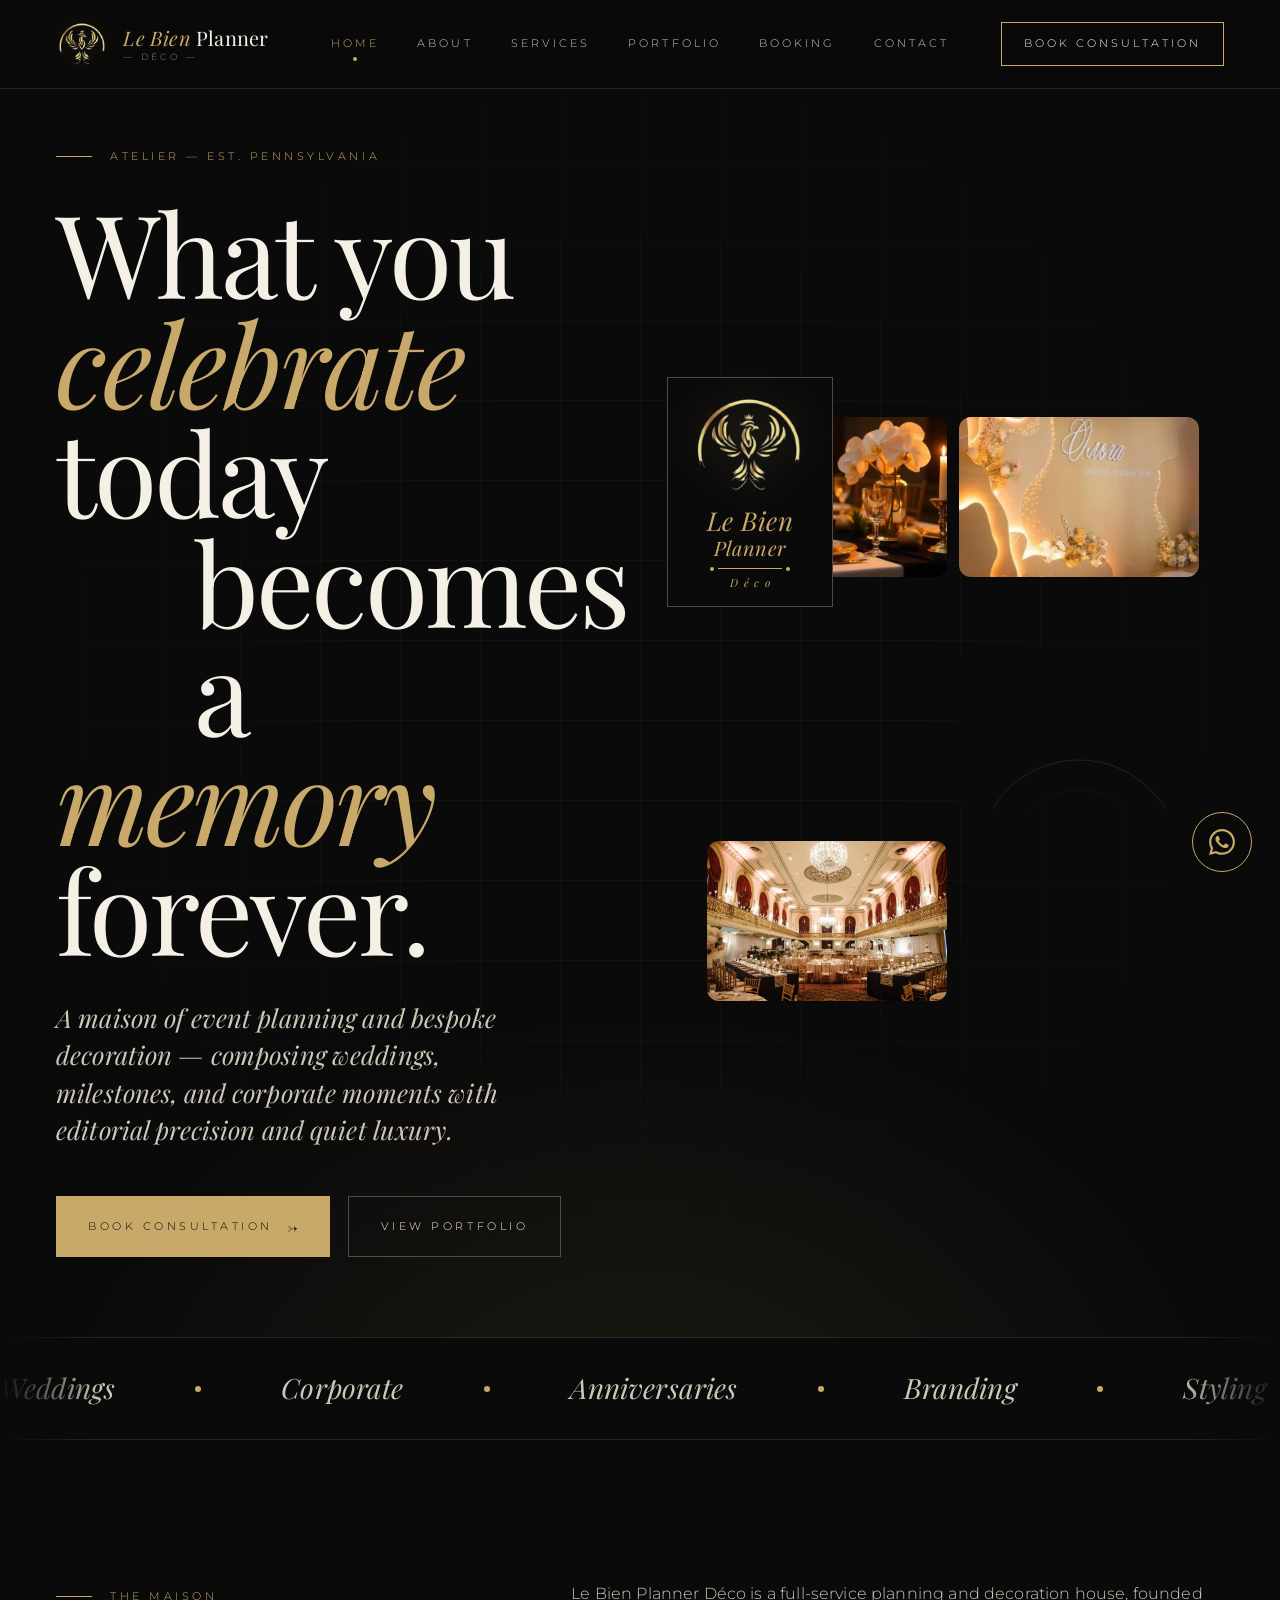
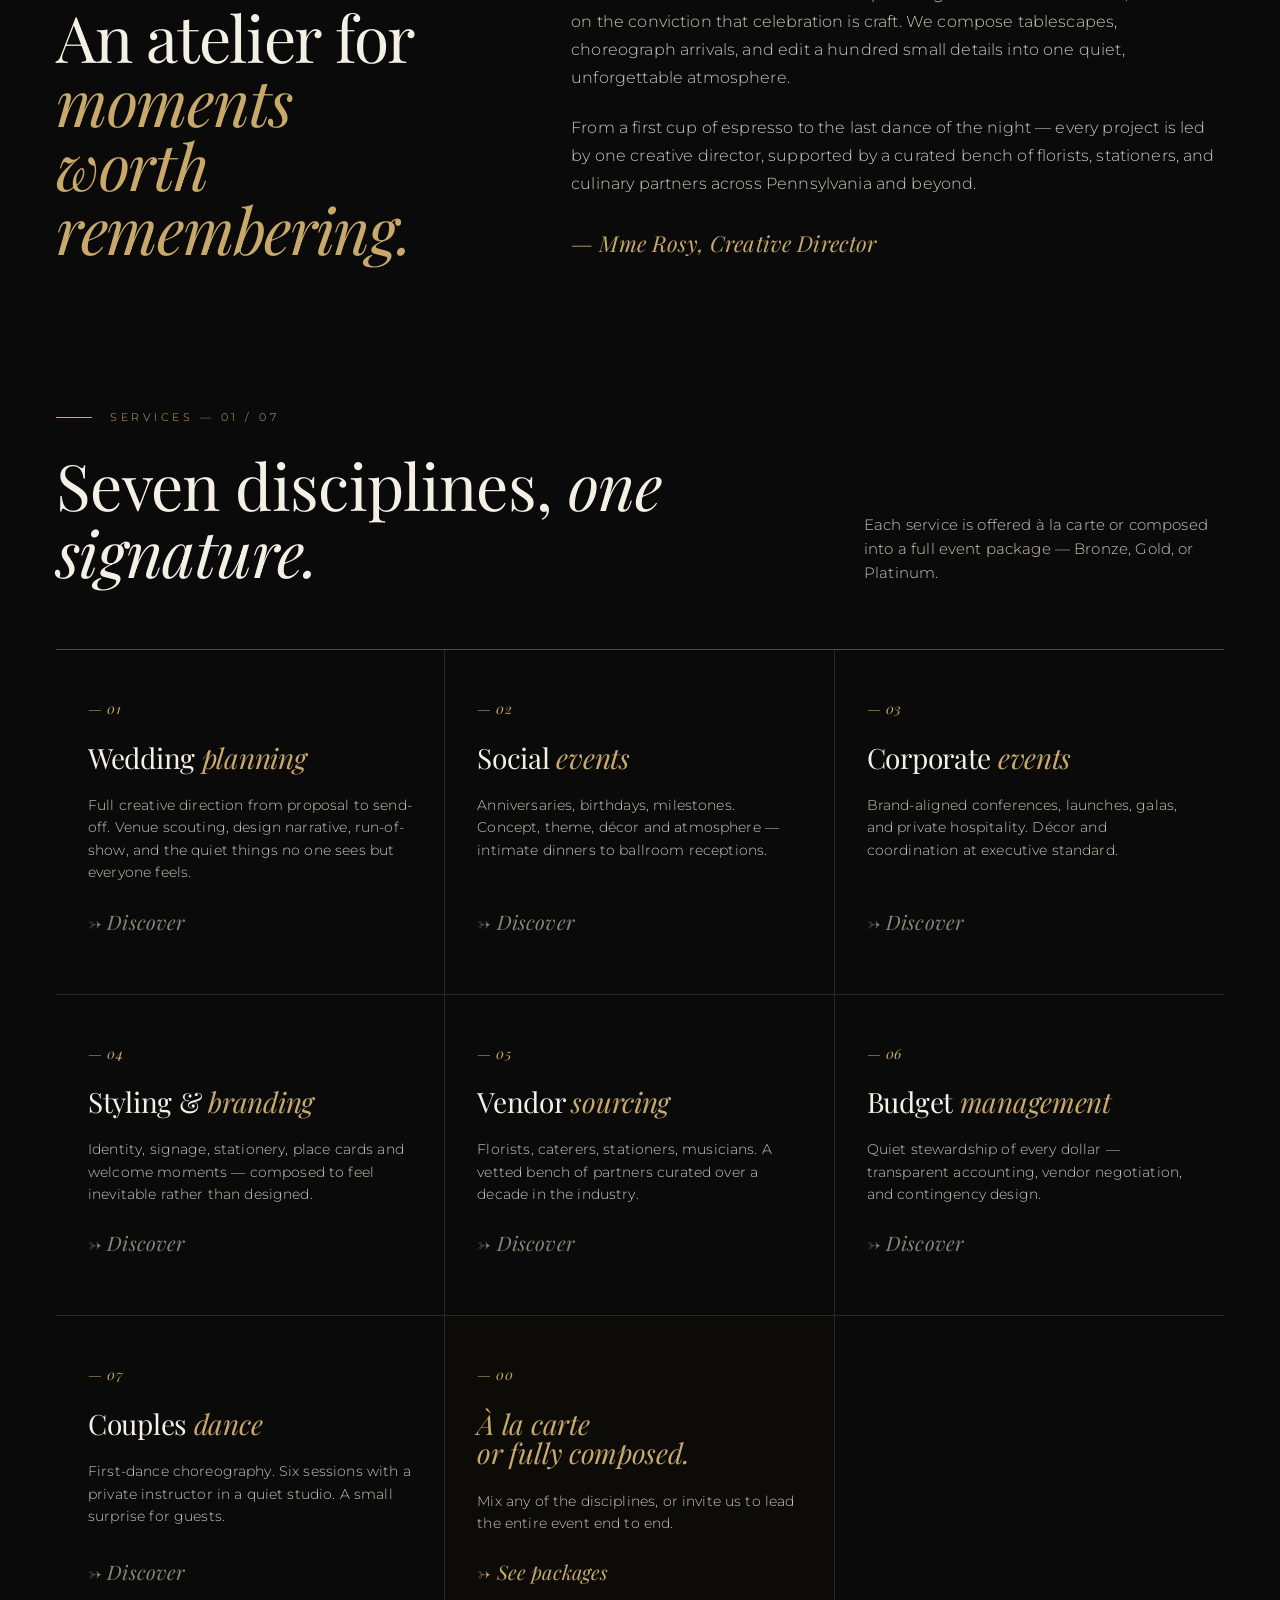
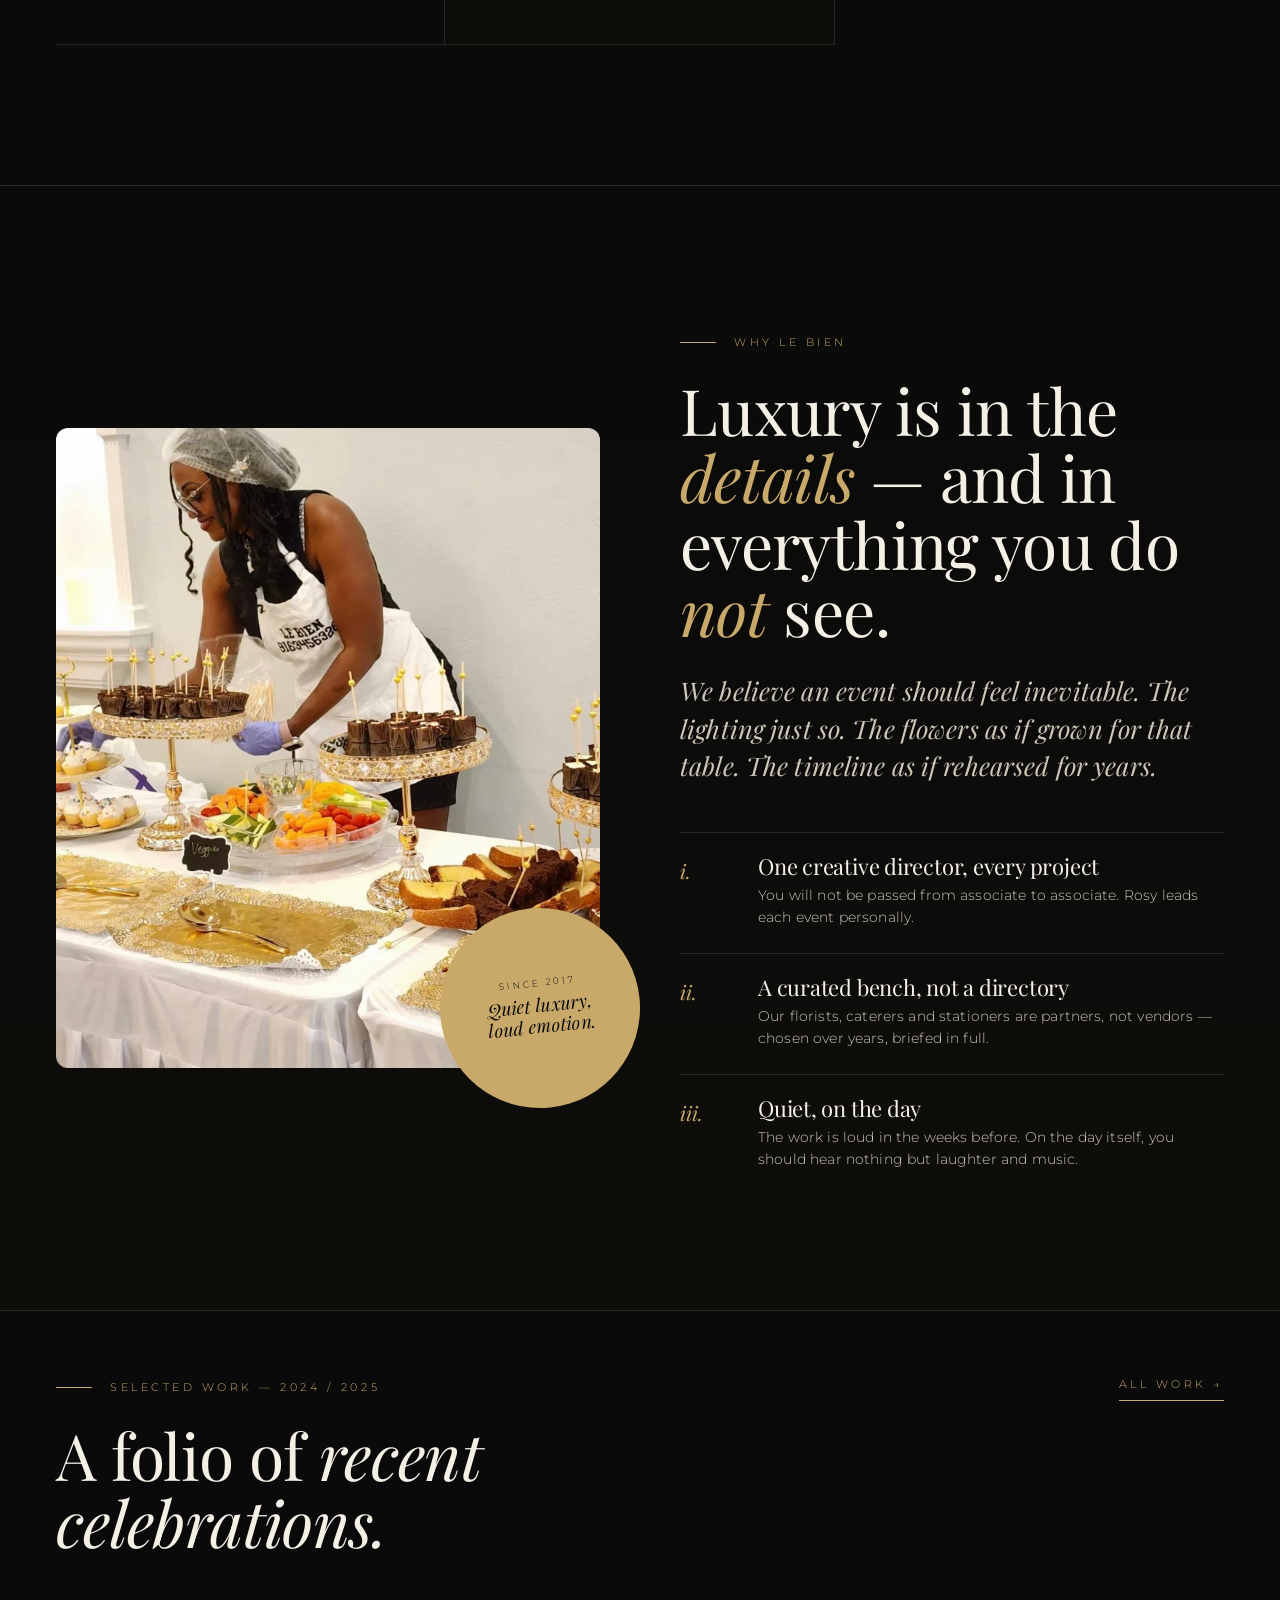
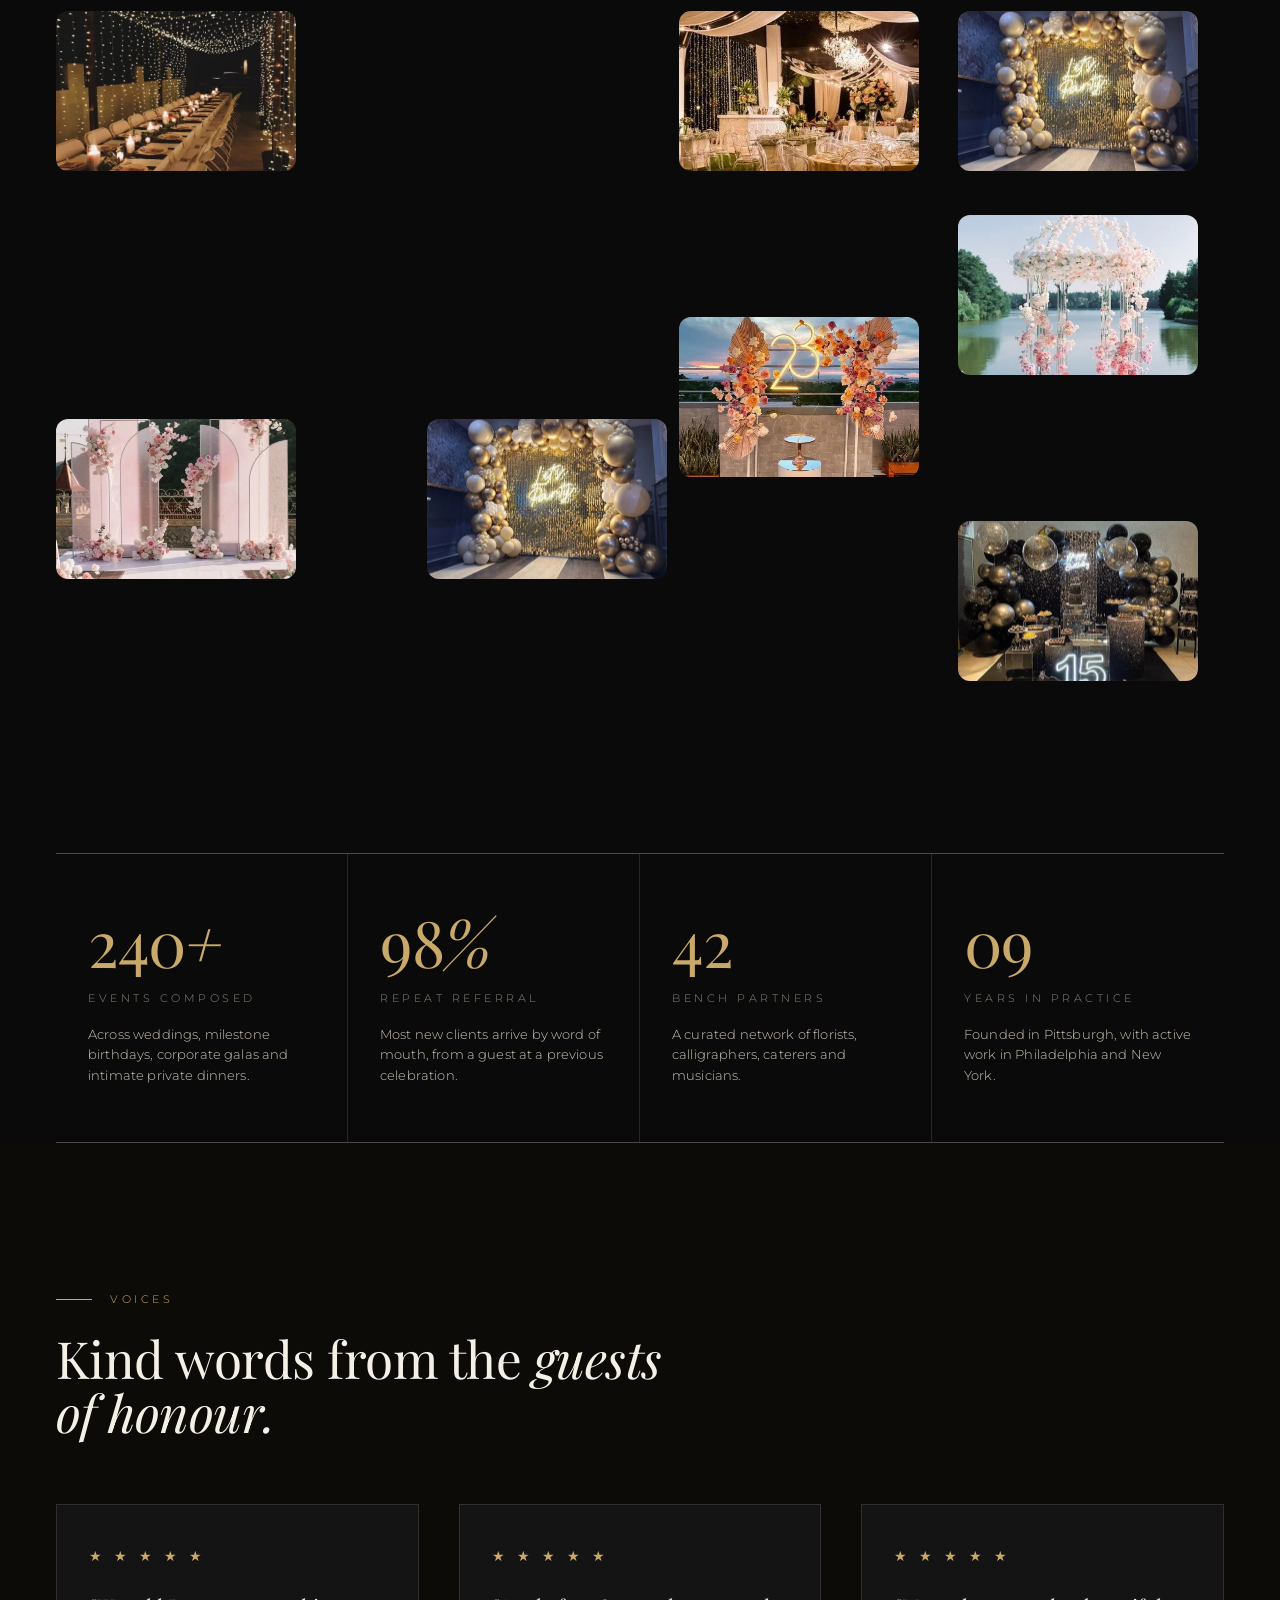
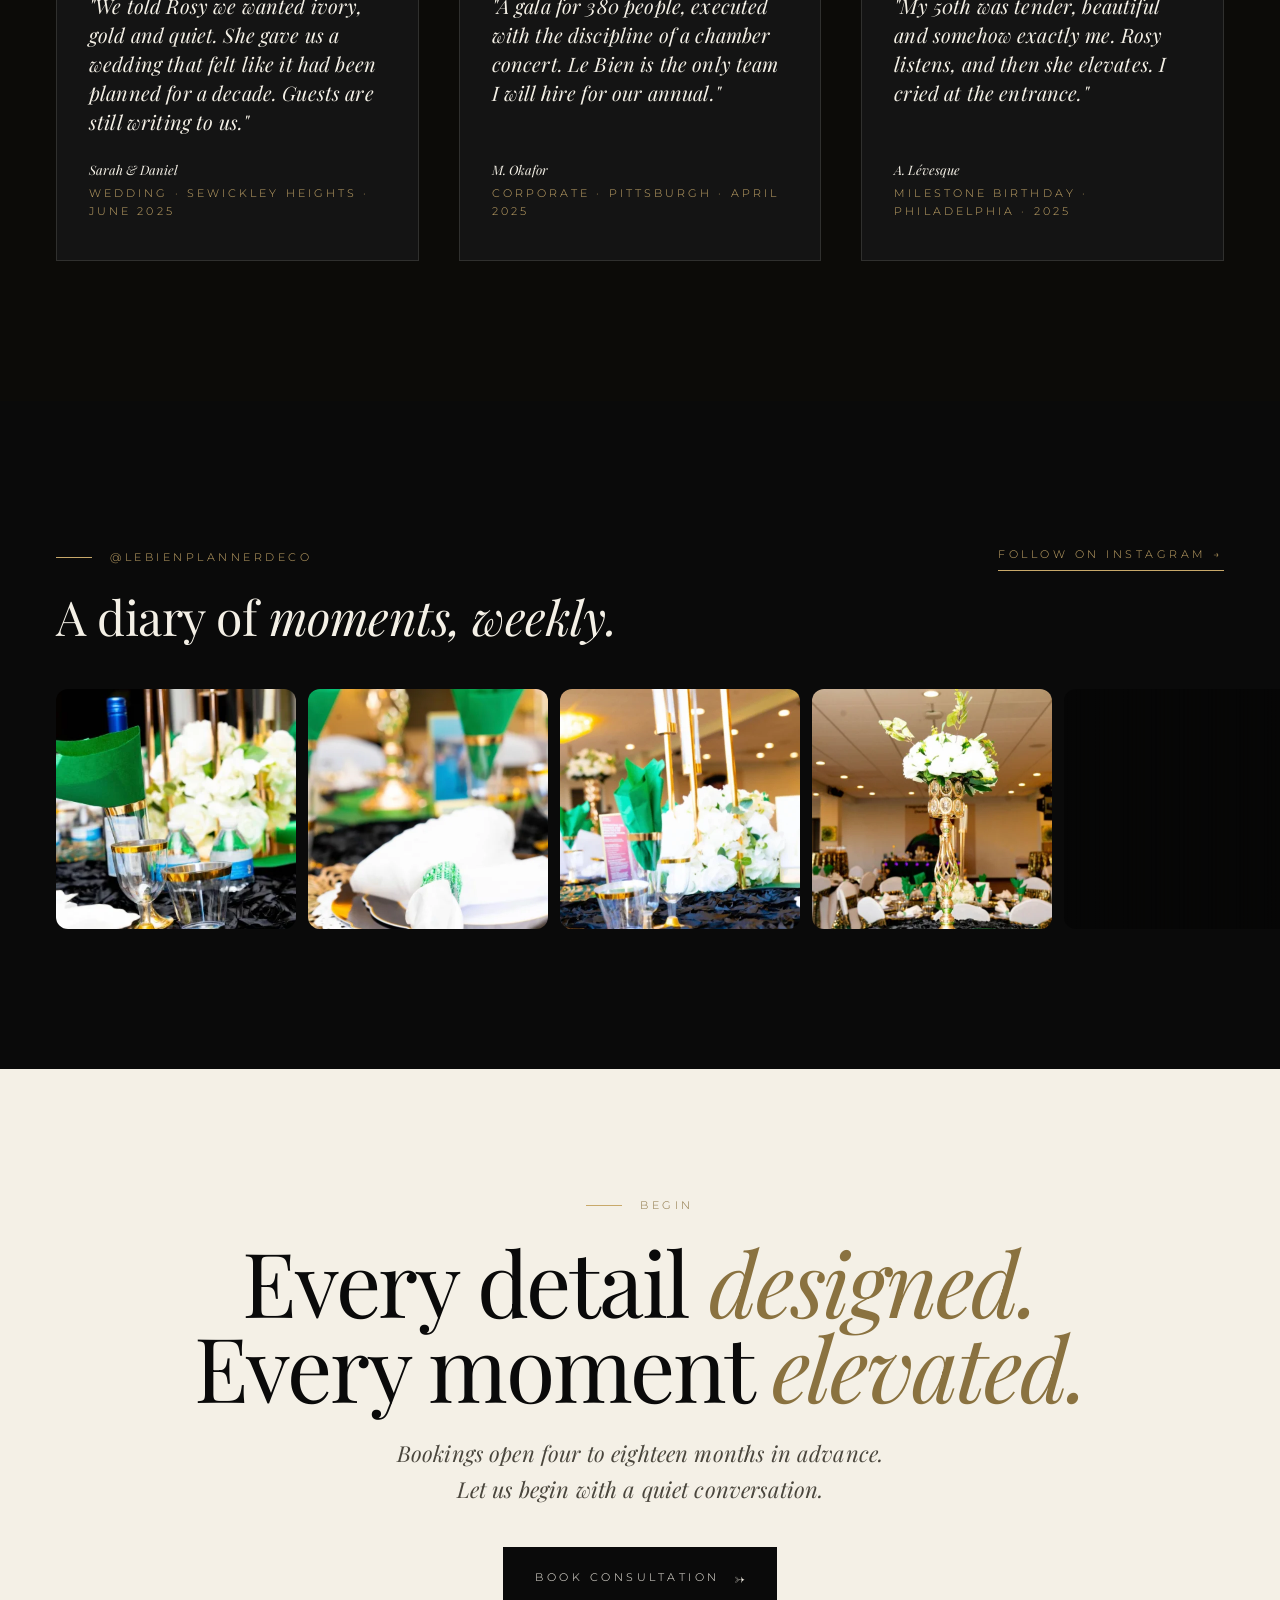
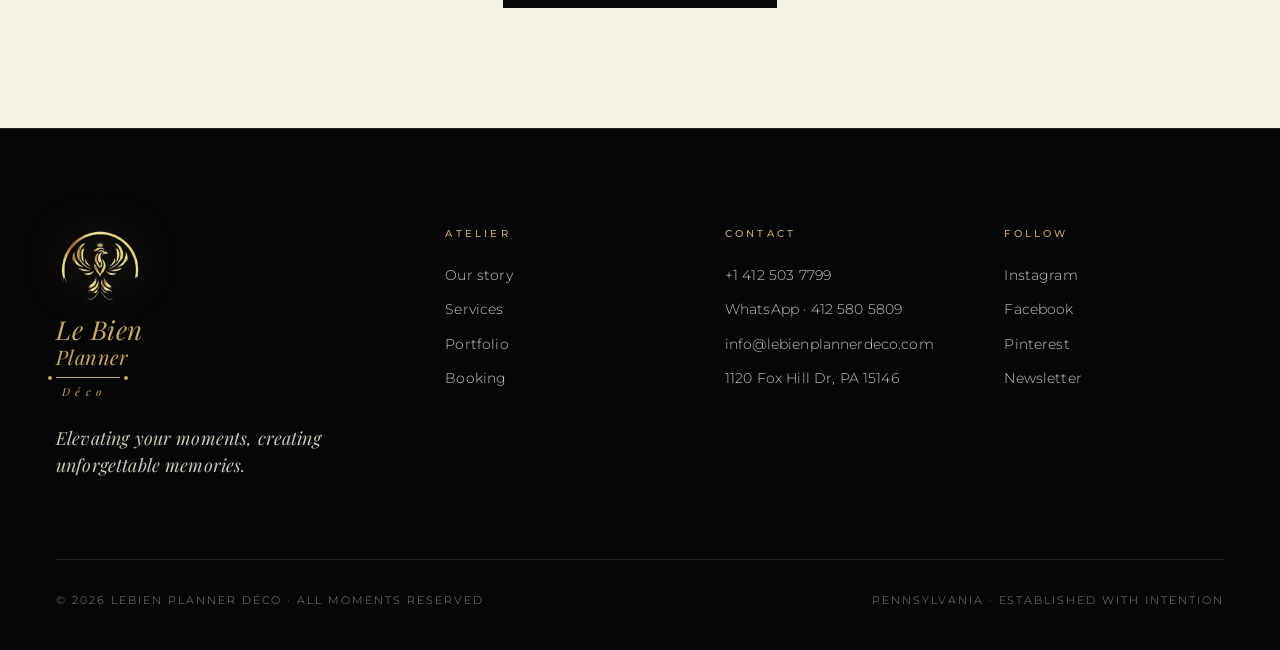
<file: index.html>
<!doctype html>
<html lang="en">
<head>
<meta charset="utf-8">
<meta name="viewport" content="width=device-width, initial-scale=1">
<title>Le Bien Planner Déco — Luxury event planning & design, Pennsylvania</title>
<link rel="preconnect" href="https://fonts.googleapis.com">
<link rel="preconnect" href="https://fonts.gstatic.com" crossorigin>
<link href="https://fonts.googleapis.com/css2?family=Playfair+Display:ital,wght@0,400;0,500;1,400;1,500&family=Cormorant+Garamond:ital,wght@0,300;0,400;1,300;1,400&family=Montserrat:wght@300;400;500;600&display=swap" rel="stylesheet">
<link rel="stylesheet" href="styles.css">
<style>
/* ── HOME — bespoke ────────────────────── */
.hero {
  min-height: 100vh;
  padding: 140px 0 80px;
  display: flex; align-items: center;
  position: relative; overflow: hidden;
}
.hero::after {
  content: ""; position: absolute; inset: 0;
  background: radial-gradient(ellipse 80% 60% at 50% 110%, rgba(200,169,106,0.10), transparent 60%);
  pointer-events: none;
}
.hero-grid {
  display: grid; grid-template-columns: 1.15fr 0.85fr; gap: 80px;
  align-items: center; position: relative;
}
@media (max-width: 1000px) { .hero-grid { grid-template-columns: 1fr; gap: 48px; } }

.hero-left .display { margin-top: 32px; }
.hero-left .display .row { display: block; }
.hero-left .display .ind { padding-left: 1.2em; }
.hero-left .lead { margin-top: 36px; max-width: 480px; }
.hero-actions { display: flex; gap: 18px; margin-top: 48px; flex-wrap: wrap; }

.hero-right {
  position: relative;
  display: grid;
  grid-template-columns: 1fr 1fr;
  grid-template-rows: 220px 180px 140px;
  gap: 12px;
}
.hero-right .slot1 { grid-row: 1 / 3; }
.hero-right .slot2 { grid-row: 1; }
.hero-right .slot3 { grid-row: 2 / 4; }
.hero-right .slot4 { grid-row: 3; }

/* ── Tablet stacked layout: 3-col landscape strip ── */
@media (max-width: 1000px) {
  .hero-right {
    grid-template-columns: 1.4fr 1fr 1fr;
    grid-template-rows: 260px 180px;
  }
  .hero-right .slot1 { grid-column: 1; grid-row: 1 / 3; }
  .hero-right .slot2 { grid-column: 2; grid-row: 1; }
  .hero-right .slot3 { grid-column: 3; grid-row: 1; }
  .hero-right .slot4 { grid-column: 2 / 4; grid-row: 2; }
  .hero-mono { top: 16px; left: 16px; padding: 14px 18px; }
}

.hero-mono {
  position: absolute; top: -40px; left: -40px;
  z-index: 3;
  background: var(--ink);
  padding: 18px 22px;
  border: 1px solid var(--line-strong);
}

.hero-meta {
  position: absolute; bottom: 0; left: 0; right: 0;
  display: flex; justify-content: space-between; align-items: flex-end;
  padding-top: 28px; border-top: 1px solid var(--line);
}
.hero-meta .item { font-size: 11px; letter-spacing: 0.24em; text-transform: uppercase; color: var(--ivory-mute); }
.hero-meta .item strong { color: var(--gold); font-weight: 500; display: block; margin-bottom: 4px; }
.hero-meta-wrap { position: relative; margin-top: 80px; }

/* Section: Brand intro */
.intro {
  display: grid; grid-template-columns: 0.4fr 0.6fr; gap: 80px;
  align-items: end;
}
@media (max-width: 900px) { .intro { grid-template-columns: 1fr; gap: 32px; } }
.intro h2 {
  font-size: clamp(40px, 5vw, 72px);
  line-height: 1;
  letter-spacing: -0.02em;
}
.intro h2 em { color: var(--gold); }
.intro .col p { font-size: 16px; line-height: 1.75; margin-bottom: 22px; }
.intro .signoff {
  margin-top: 28px;
  font-family: var(--display); font-style: italic; font-size: 22px; color: var(--gold);
}

/* Services preview */
.services-preview { padding-top: 0; }
.svc-head {
  display: flex; justify-content: space-between; align-items: flex-end;
  margin-bottom: 64px;
  flex-wrap: wrap; gap: 24px;
}
.svc-head h2 { font-size: clamp(40px, 5vw, 64px); max-width: 700px; }
.svc-head .right { max-width: 360px; }

.svc-grid {
  display: grid; grid-template-columns: repeat(3, 1fr);
  border-top: 1px solid var(--line-strong);
}
@media (max-width: 900px) { .svc-grid { grid-template-columns: 1fr; } }

.svc {
  padding: 48px 32px 56px;
  border-right: 1px solid var(--line);
  border-bottom: 1px solid var(--line);
  display: flex; flex-direction: column; gap: 22px;
  position: relative;
  transition: background .35s;
}
.svc:nth-child(3n) { border-right: none; }
.svc:hover { background: #0f0e0a; }
.svc:hover .svc-arrow { color: var(--gold); transform: translateX(4px); }
.svc .num { align-self: flex-start; }
.svc h3 { font-size: 28px; font-family: var(--display); }
.svc h3 em { font-style: italic; color: var(--gold); }
.svc p { font-size: 14px; color: var(--ivory-dim); }
.svc-arrow {
  margin-top: auto;
  font-family: var(--display); font-style: italic; font-size: 20px;
  color: var(--ivory-mute);
  transition: color .25s, transform .25s;
}

/* Editorial split */
.editorial {
  background: linear-gradient(180deg, var(--ink) 0%, #0e0d0a 100%);
  border-top: 1px solid var(--line);
  border-bottom: 1px solid var(--line);
}
.edi-grid {
  display: grid; grid-template-columns: 1fr 1fr; gap: 80px;
  align-items: center;
}
@media (max-width: 900px) { .edi-grid { grid-template-columns: 1fr; } }
.edi-image { position: relative; height: 640px; }
.edi-stamp {
  position: absolute; bottom: -40px; right: -40px;
  width: 200px; height: 200px; border-radius: 50%;
  background: var(--gold); color: var(--ink);
  display: flex; align-items: center; justify-content: center;
  text-align: center; padding: 24px;
  font-family: var(--display); font-style: italic; font-size: 18px; line-height: 1.2;
  transform: rotate(-6deg);
  z-index: 2;
}
.edi-stamp .small {
  font-family: var(--sans); font-style: normal; font-size: 9px;
  letter-spacing: 0.32em; text-transform: uppercase; margin-bottom: 6px;
}
.edi-text h2 { font-size: clamp(42px, 5vw, 64px); line-height: 1.05; }
.edi-text h2 em { color: var(--gold); }
.edi-text .lead { margin-top: 28px; }
.edi-pillars { margin-top: 48px; display: grid; gap: 24px; }
.edi-pillar { display: grid; grid-template-columns: 60px 1fr; gap: 18px; padding-top: 22px; border-top: 1px solid var(--line); }
.edi-pillar .n { font-family: var(--display); font-style: italic; color: var(--gold); font-size: 20px; }
.edi-pillar h4 { font-family: var(--display); font-size: 22px; margin-bottom: 6px; }
.edi-pillar p { font-size: 14px; color: var(--ivory-dim); }

/* Gallery teaser */
.gallery-tease { padding-top: 60px; }
.gt-head {
  display: flex; align-items: baseline; justify-content: space-between;
  margin-bottom: 56px; gap: 24px; flex-wrap: wrap;
}
.gt-head h2 { font-size: clamp(40px, 5vw, 64px); max-width: 720px; }
.gt-head .link { font-size: 11px; letter-spacing: 0.32em; text-transform: uppercase; color: var(--gold); border-bottom: 1px solid var(--gold); padding-bottom: 6px; }

.gt-grid {
  display: grid;
  grid-template-columns: repeat(12, 1fr);
  grid-auto-rows: 90px;
  gap: 12px;
}
.gt-grid .g1 { grid-column: 1 / 7; grid-row: 1 / 5; }
.gt-grid .g2 { grid-column: 7 / 10; grid-row: 1 / 4; }
.gt-grid .g3 { grid-column: 10 / 13; grid-row: 1 / 3; }
.gt-grid .g4 { grid-column: 10 / 13; grid-row: 3 / 6; }
.gt-grid .g5 { grid-column: 7 / 10; grid-row: 4 / 7; }
.gt-grid .g6 { grid-column: 1 / 5; grid-row: 5 / 8; }
.gt-grid .g7 { grid-column: 5 / 7; grid-row: 5 / 8; }
.gt-grid .g8 { grid-column: 10 / 13; grid-row: 6 / 8; }
@media (max-width: 900px) {
  .gt-grid { grid-template-columns: repeat(2, 1fr); grid-auto-rows: 200px; }
  .gt-grid > * { grid-column: auto !important; grid-row: auto !important; }
}

/* Testimonials */
.testi { background: #0c0b08; }
.testi h2 { font-size: clamp(36px, 4vw, 56px); margin-bottom: 64px; max-width: 640px; }
.testi-grid { display: grid; grid-template-columns: repeat(3, 1fr); gap: 40px; }
@media (max-width: 900px) { .testi-grid { grid-template-columns: 1fr; } }
.testi-card {
  padding: 40px 32px;
  border: 1px solid var(--line);
  background: var(--char);
  display: flex; flex-direction: column; gap: 24px;
  position: relative;
}
.testi-card .stars { color: var(--gold); letter-spacing: 4px; font-size: 14px; }
.testi-card blockquote {
  font-family: var(--display); font-style: italic; font-size: 20px;
  line-height: 1.45; color: var(--ivory);
}
.testi-card cite {
  font-style: normal; font-size: 11px; letter-spacing: 0.28em; text-transform: uppercase;
  color: var(--gold); margin-top: auto;
}
.testi-card cite .name { color: var(--ivory); display: block; margin-bottom: 4px; font-size: 13px; font-family: var(--display); font-style: italic; letter-spacing: 0; text-transform: none; }

/* Why */
.why-grid {
  display: grid; grid-template-columns: 1fr 1fr 1fr 1fr;
  gap: 0;
  border-top: 1px solid var(--line-strong);
  border-bottom: 1px solid var(--line-strong);
}
@media (max-width: 900px) { .why-grid { grid-template-columns: 1fr 1fr; } }
.why-cell {
  padding: 56px 32px;
  border-right: 1px solid var(--line);
  display: flex; flex-direction: column; gap: 16px;
}
.why-cell:last-child { border-right: none; }
.why-cell .big {
  font-family: var(--display); font-size: 64px; color: var(--gold);
  letter-spacing: -0.02em; line-height: 1;
}
.why-cell .big em { font-style: italic; }
.why-cell .lbl { font-size: 11px; letter-spacing: 0.32em; text-transform: uppercase; color: var(--ivory-mute); }
.why-cell p { font-size: 13px; color: var(--ivory-dim); }

/* Social feed */
.feed-head {
  display: flex; align-items: baseline; justify-content: space-between;
  margin-bottom: 48px; flex-wrap: wrap; gap: 24px;
}
.feed-grid {
  display: grid; grid-template-columns: repeat(5, 1fr); gap: 12px;
}
@media (max-width: 900px) { .feed-grid { grid-template-columns: repeat(2, 1fr); } }

/* CTA banner */
.cta-banner {
  background: var(--ivory); color: var(--ink);
  padding: 120px 0;
  text-align: center;
}
.cta-banner .display { font-size: clamp(48px, 7vw, 110px); color: var(--ink); }
.cta-banner .display em { color: var(--gold-deep); font-style: italic; }
.cta-banner p { color: #4a463d; max-width: 520px; margin: 28px auto 40px; font-family: var(--display); font-style: italic; font-size: 22px; }
.cta-banner .btn-gold { background: var(--ink); color: var(--ivory); }
.cta-banner .btn-gold:hover { background: var(--gold-deep); }

/* ── HOME — Mobile overrides ─── max-width 900px ── */
@media (max-width: 900px) {
  /* Hero: remove forced 100vh when content stacks vertically */
  .hero { padding: 110px 0 56px; min-height: auto; }
  /* Fix hero-mono: override the 1000px rule — stay tight to edge */
  .hero-mono { top: 12px; left: 12px; padding: 12px 16px; }
  /* Fix service grid — remove right border in single-column layout */
  .svc, .svc:nth-child(3n) { border-right: none; }
  /* Fix why-grid 2×2 — item 2 still had a border-right hanging */
  .why-cell:nth-child(2) { border-right: none; }
  /* Fix svc-head margin */
  .svc-head { margin-bottom: 40px; }
}

@media (max-width: 767px) {
  /* ── Hero ── */
  .hero { padding: 92px 0 48px; min-height: auto; }
  .hero-grid { gap: 32px; }
  .hero-left .display { margin-top: 24px; }
  .hero-left .lead { max-width: 100%; margin-top: 20px; }
  .hero-actions { flex-direction: column; gap: 10px; margin-top: 28px; }
  .hero-actions .btn { width: 100%; justify-content: center; }
  /* Hero image grid — 2-col portrait when below headline */
  .hero-right {
    grid-template-columns: 1fr 1fr;
    grid-template-rows: 190px 150px;
    gap: 8px;
  }
  .hero-right .slot1 { grid-column: 1; grid-row: 1 / 3; }
  .hero-right .slot2 { grid-column: 2; grid-row: 1; }
  .hero-right .slot3 { grid-column: 2; grid-row: 2; }
  .hero-right .slot4 { display: none; }
  /* Monogram badge — scaled down */
  .hero-mono { padding: 10px 14px; }
  .hero-mono .monogram { gap: 8px; }
  .hero-mono .monogram .mark { width: 56px; }
  .hero-mono .monogram .top { font-size: 15px; }
  .hero-mono .monogram .mid { font-size: 12px; }
  .hero-mono .monogram .sub { font-size: 9px; }
  /* Hero stats bar */
  .hero-meta { justify-content: flex-start; flex-wrap: wrap; gap: 10px 20px; align-items: flex-start; }
  .hero-meta-wrap { margin-top: 24px; }
  .hero-meta .item { font-size: 9px; letter-spacing: 0.18em; }
  .hero-meta .item strong { font-size: 11px; margin-bottom: 2px; }
  /* ── Intro ── */
  .intro h2 { font-size: clamp(32px, 8.5vw, 56px); }
  /* ── Services ── */
  .svc { padding: 32px 20px 36px; gap: 16px; }
  .svc h3 { font-size: 22px; }
  /* ── Editorial ── */
  .edi-image { height: 380px; }
  .edi-stamp {
    width: 140px; height: 140px; font-size: 14px; padding: 16px;
    right: 0; bottom: -20px;
  }
  .edi-text h2 { font-size: clamp(32px, 8vw, 56px); }
  .edi-pillar { grid-template-columns: 48px 1fr; gap: 14px; padding-top: 18px; }
  /* ── Gallery teaser — editorial mobile layout ── */
  .gt-head { align-items: flex-start; margin-bottom: 36px; }
  .gt-head h2 { font-size: clamp(30px, 7.5vw, 52px); }
  .gt-grid {
    grid-template-columns: 1fr 1fr;
    grid-auto-rows: auto;
    gap: 10px;
  }
  /* g1: full-width hero image */
  .gt-grid .g1 { grid-column: 1 / -1 !important; grid-row: auto !important; height: 320px; }
  /* g2 + g3: editorial pair */
  .gt-grid .g2 { height: 200px; }
  .gt-grid .g3 { height: 200px; }
  /* g4 + g5: detail pair */
  .gt-grid .g4 { height: 180px; }
  .gt-grid .g5 { height: 180px; }
  /* g6: full-width closing image */
  .gt-grid .g6 { grid-column: 1 / -1 !important; grid-row: auto !important; height: 220px; }
  /* g7 + g8: hidden — "All work →" directs to portfolio */
  .gt-grid .g7, .gt-grid .g8 { display: none; }
  /* ── Testimonials ── */
  .testi h2 { font-size: clamp(28px, 6.5vw, 48px); margin-bottom: 36px; }
  .testi-card { padding: 28px 20px; gap: 18px; }
  .testi-card blockquote { font-size: 17px; }
  /* ── Why metrics ── */
  .why-cell { padding: 40px 20px; gap: 12px; }
  .why-cell .big { font-size: 52px; }
  /* ── Social feed ── */
  .feed-head { margin-bottom: 32px; }
  /* ── CTA banner — !important overrides inline style="padding:120px 0" ── */
  .cta-banner { padding: 72px 0 !important; }
  .cta-banner .display { font-size: clamp(32px, 10.5vw, 64px); }
  .cta-banner p { font-size: 18px; margin: 20px auto 28px; }
}

@media (max-width: 479px) {
  /* ── Hero ── */
  .hero { padding: 80px 0 36px; }
  .hero-right { display: none; }
  .hero-meta-wrap { margin-top: 20px; }
  /* ── Editorial image ── */
  .edi-image { height: 260px; }
  .edi-stamp { width: 100px; height: 100px; font-size: 11px; padding: 10px; right: 0; bottom: -12px; }
  .edi-text h2 { font-size: clamp(28px, 8vw, 52px); }
  /* ── Gallery teaser — scaled heights for iPhone 11 ── */
  .gt-head h2 { font-size: clamp(26px, 8vw, 48px); }
  .gt-head { margin-bottom: 28px; }
  .gt-grid .g1 { height: 260px; }
  .gt-grid .g2, .gt-grid .g3 { height: 160px; }
  .gt-grid .g4, .gt-grid .g5 { height: 140px; }
  .gt-grid .g6 { height: 180px; }
  /* ── Testimonials ── */
  .testi-card blockquote { font-size: 15px; }
  /* ── Why — single column ── */
  .why-grid { grid-template-columns: 1fr; }
  .why-cell { border-right: none; border-bottom: 1px solid var(--line); padding: 32px 0; }
  .why-cell:last-child { border-bottom: none; }
  .why-cell .big { font-size: 44px; }
  /* ── Services ── */
  .svc { padding: 28px 16px 32px; }
  /* ── Social feed ── */
  .feed-grid { gap: 8px; }
}
</style>
</head>
<body>
<div id="nav-host" data-active="home"></div>

<!-- HERO ─────────────────────────────────── -->
<section class="hero" data-screen-label="01 Home — Hero">
  <div class="grid-bg"></div>
  <div class="wrap hero-grid">
    <div class="hero-left reveal">
      <div class="section-tag">Atelier — est. Pennsylvania</div>
      <h1 class="display">
        <span class="row">What you</span>
        <span class="row"><em>celebrate</em> today</span>
        <span class="row ind">becomes a</span>
        <span class="row"><em>memory</em> forever.</span>
      </h1>
      <p class="lead">A maison of event planning and bespoke decoration — composing weddings, milestones, and corporate moments with editorial precision and quiet luxury.</p>
      <div class="hero-actions">
        <a href="booking.html" class="btn btn-gold">Book consultation <span class="arrow">→</span></a>
        <a href="portfolio.html" class="btn btn-ghost">View portfolio</a>
      </div>
    </div>

    <div class="hero-right reveal d2">
      <div class="hero-mono">
        <div class="monogram">
          <img class="mark" src="img/logo-phoenix.png" alt="Le Bien phoenix mark">
          <span class="word">
            <span class="top">Le Bien</span>
            <span class="mid">Planner</span>
            <span class="rule"></span>
            <span class="sub">Déco</span>
          </span>
        </div>
      </div>
      <image-slot id="home-hero-1" src="img/02-tablescape.svg" class="slot1" placeholder="Tablescape — ivory & gold dinner setting"></image-slot>
      <image-slot id="home-hero-2" src="img/03-florals.svg" class="slot2" placeholder="Floral arrangement"></image-slot>
      <image-slot id="home-hero-3" src="img/01-aisle.svg" class="slot3" placeholder="Ceremony aisle"></image-slot>
      <image-slot id="home-hero-4" src="img/08-candle.svg" class="slot4" placeholder="Detail — candle, ring, ribbon"></image-slot>
    </div>
  </div>

  <div class="wrap">
    <div class="hero-meta-wrap hero-meta">
      <div class="item"><strong>09 years</strong> in atelier practice</div>
      <div class="item"><strong>240+</strong> events composed</div>
      <div class="item"><strong>3 cities</strong> Pittsburgh · Philadelphia · NYC</div>
      <div class="item"><strong>5 / 5</strong> client rating</div>
    </div>
  </div>
</section>

<!-- MARQUEE ─────────────────────────────── -->
<div class="marquee">
  <div class="marquee-track">
    <span>Weddings <span class="dot"></span> Corporate <span class="dot"></span> Anniversaries <span class="dot"></span> Branding <span class="dot"></span> Styling <span class="dot"></span> Sourcing <span class="dot"></span> Couples Dance <span class="dot"></span></span>
    <span>Weddings <span class="dot"></span> Corporate <span class="dot"></span> Anniversaries <span class="dot"></span> Branding <span class="dot"></span> Styling <span class="dot"></span> Sourcing <span class="dot"></span> Couples Dance <span class="dot"></span></span>
  </div>
</div>

<!-- BRAND INTRO ─────────────────────────── -->
<section data-screen-label="02 Home — Maison">
  <div class="wrap">
    <div class="intro">
      <div class="col reveal">
        <div class="section-tag">The maison</div>
        <h2>An atelier for <em>moments<br>worth remembering.</em></h2>
      </div>
      <div class="col reveal d2">
        <p>Le Bien Planner Déco is a full-service planning and decoration house, founded on the conviction that celebration is craft. We compose tablescapes, choreograph arrivals, and edit a hundred small details into one quiet, unforgettable atmosphere.</p>
        <p>From a first cup of espresso to the last dance of the night — every project is led by one creative director, supported by a curated bench of florists, stationers, and culinary partners across Pennsylvania and beyond.</p>
        <div class="signoff">— Mme Rosy, Creative Director</div>
      </div>
    </div>
  </div>
</section>

<!-- SERVICES PREVIEW ────────────────────── -->
<section class="services-preview" data-screen-label="03 Home — Services">
  <div class="wrap">
    <div class="svc-head">
      <div class="reveal">
        <div class="section-tag">Services — 01 / 07</div>
        <h2 style="margin-top:24px">Seven disciplines, <em>one signature.</em></h2>
      </div>
      <p class="right reveal d2">Each service is offered à la carte or composed into a full event package — Bronze, Gold, or Platinum.</p>
    </div>

    <div class="svc-grid reveal">
      <a class="svc" href="services.html">
        <span class="num">— 01</span>
        <h3>Wedding <em>planning</em></h3>
        <p>Full creative direction from proposal to send-off. Venue scouting, design narrative, run-of-show, and the quiet things no one sees but everyone feels.</p>
        <span class="svc-arrow">→ Discover</span>
      </a>
      <a class="svc" href="services.html">
        <span class="num">— 02</span>
        <h3>Social <em>events</em></h3>
        <p>Anniversaries, birthdays, milestones. Concept, theme, décor and atmosphere — intimate dinners to ballroom receptions.</p>
        <span class="svc-arrow">→ Discover</span>
      </a>
      <a class="svc" href="services.html">
        <span class="num">— 03</span>
        <h3>Corporate <em>events</em></h3>
        <p>Brand-aligned conferences, launches, galas, and private hospitality. Décor and coordination at executive standard.</p>
        <span class="svc-arrow">→ Discover</span>
      </a>
      <a class="svc" href="services.html">
        <span class="num">— 04</span>
        <h3>Styling &amp; <em>branding</em></h3>
        <p>Identity, signage, stationery, place cards and welcome moments — composed to feel inevitable rather than designed.</p>
        <span class="svc-arrow">→ Discover</span>
      </a>
      <a class="svc" href="services.html">
        <span class="num">— 05</span>
        <h3>Vendor <em>sourcing</em></h3>
        <p>Florists, caterers, stationers, musicians. A vetted bench of partners curated over a decade in the industry.</p>
        <span class="svc-arrow">→ Discover</span>
      </a>
      <a class="svc" href="services.html">
        <span class="num">— 06</span>
        <h3>Budget <em>management</em></h3>
        <p>Quiet stewardship of every dollar — transparent accounting, vendor negotiation, and contingency design.</p>
        <span class="svc-arrow">→ Discover</span>
      </a>
      <a class="svc" href="services.html" style="grid-column: span 1;">
        <span class="num">— 07</span>
        <h3>Couples <em>dance</em></h3>
        <p>First-dance choreography. Six sessions with a private instructor in a quiet studio. A small surprise for guests.</p>
        <span class="svc-arrow">→ Discover</span>
      </a>
      <div class="svc" style="background:#0c0b08; justify-content:center;">
        <span class="num">— 00</span>
        <h3 style="font-style:italic;color:var(--gold);">À la carte<br>or fully composed.</h3>
        <p>Mix any of the disciplines, or invite us to lead the entire event end to end.</p>
        <a href="services.html" class="svc-arrow" style="color:var(--gold)">→ See packages</a>
      </div>
    </div>
  </div>
</section>

<!-- EDITORIAL — Why ─────────────────────── -->
<section class="editorial" data-screen-label="04 Home — Why">
  <div class="wrap">
    <div class="edi-grid">
      <div class="edi-image reveal">
        <image-slot id="home-edi-1" src="img/11-portrait.svg" placeholder="Editorial portrait — Mme Rosy in atelier" style="width:100%;height:100%;"></image-slot>
        <div class="edi-stamp">
          <div>
            <div class="small">Since 2017</div>
            <div>Quiet luxury,<br><em>loud emotion.</em></div>
          </div>
        </div>
      </div>
      <div class="edi-text reveal d2">
        <div class="section-tag">Why Le Bien</div>
        <h2 style="margin-top:24px">Luxury is in the <em>details</em> — and in everything you do <em>not</em> see.</h2>
        <p class="lead">We believe an event should feel inevitable. The lighting just so. The flowers as if grown for that table. The timeline as if rehearsed for years.</p>

        <div class="edi-pillars">
          <div class="edi-pillar">
            <span class="n">i.</span>
            <div>
              <h4>One creative director, every project</h4>
              <p>You will not be passed from associate to associate. Rosy leads each event personally.</p>
            </div>
          </div>
          <div class="edi-pillar">
            <span class="n">ii.</span>
            <div>
              <h4>A curated bench, not a directory</h4>
              <p>Our florists, caterers and stationers are partners, not vendors — chosen over years, briefed in full.</p>
            </div>
          </div>
          <div class="edi-pillar">
            <span class="n">iii.</span>
            <div>
              <h4>Quiet, on the day</h4>
              <p>The work is loud in the weeks before. On the day itself, you should hear nothing but laughter and music.</p>
            </div>
          </div>
        </div>
      </div>
    </div>
  </div>
</section>

<!-- GALLERY TEASE ───────────────────────── -->
<section class="gallery-tease" data-screen-label="05 Home — Portfolio">
  <div class="wrap">
    <div class="gt-head">
      <div class="reveal">
        <div class="section-tag">Selected work — 2024 / 2025</div>
        <h2 style="margin-top:24px">A folio of <em>recent celebrations.</em></h2>
      </div>
      <a href="portfolio.html" class="link reveal d2">All work →</a>
    </div>

    <div class="gt-grid reveal">
      <image-slot id="gt1" src="img/06-ballroom.svg" class="g1" placeholder="Ceremony — ivory & black aisle"></image-slot>
      <image-slot id="gt2" src="img/03-florals.svg" class="g2" placeholder="Floral arch"></image-slot>
      <image-slot id="gt3" src="img/05-stationery.svg" class="g3" placeholder="Detail — calligraphy"></image-slot>
      <image-slot id="gt4" src="img/02-tablescape.svg" class="g4" placeholder="Tablescape close-up"></image-slot>
      <image-slot id="gt5" src="img/10-cake.svg" class="g5" placeholder="Cake moment"></image-slot>
      <image-slot id="gt6" src="img/14-dressed.svg" class="g6" placeholder="Reception wide"></image-slot>
      <image-slot id="gt7" src="img/07-couple.svg" class="g7" placeholder="Couple portrait"></image-slot>
      <image-slot id="gt8" src="img/08-candle.svg" class="g8" placeholder="Send-off"></image-slot>
    </div>
  </div>
</section>

<!-- WHY METRICS ─────────────────────────── -->
<section style="padding:0">
  <div class="wrap">
    <div class="why-grid">
      <div class="why-cell">
        <span class="big">240<em>+</em></span>
        <span class="lbl">Events composed</span>
        <p>Across weddings, milestone birthdays, corporate galas and intimate private dinners.</p>
      </div>
      <div class="why-cell">
        <span class="big">98<em>%</em></span>
        <span class="lbl">Repeat referral</span>
        <p>Most new clients arrive by word of mouth, from a guest at a previous celebration.</p>
      </div>
      <div class="why-cell">
        <span class="big">42</span>
        <span class="lbl">Bench partners</span>
        <p>A curated network of florists, calligraphers, caterers and musicians.</p>
      </div>
      <div class="why-cell">
        <span class="big">09</span>
        <span class="lbl">Years in practice</span>
        <p>Founded in Pittsburgh, with active work in Philadelphia and New York.</p>
      </div>
    </div>
  </div>
</section>

<!-- TESTIMONIALS ────────────────────────── -->
<section class="testi" data-screen-label="06 Home — Voices">
  <div class="wrap">
    <div class="section-tag reveal">Voices</div>
    <h2 class="reveal" style="margin-top:24px">Kind words from the <em>guests of honour.</em></h2>

    <div class="testi-grid">
      <article class="testi-card reveal">
        <div class="stars">★ ★ ★ ★ ★</div>
        <blockquote>"We told Rosy we wanted ivory, gold and quiet. She gave us a wedding that felt like it had been planned for a decade. Guests are still writing to us."</blockquote>
        <cite><span class="name">Sarah &amp; Daniel</span>Wedding · Sewickley Heights · June 2025</cite>
      </article>
      <article class="testi-card reveal d2">
        <div class="stars">★ ★ ★ ★ ★</div>
        <blockquote>"A gala for 380 people, executed with the discipline of a chamber concert. Le Bien is the only team I will hire for our annual."</blockquote>
        <cite><span class="name">M. Okafor</span>Corporate · Pittsburgh · April 2025</cite>
      </article>
      <article class="testi-card reveal d3">
        <div class="stars">★ ★ ★ ★ ★</div>
        <blockquote>"My 50th was tender, beautiful and somehow exactly me. Rosy listens, and then she elevates. I cried at the entrance."</blockquote>
        <cite><span class="name">A. Lévesque</span>Milestone birthday · Philadelphia · 2025</cite>
      </article>
    </div>
  </div>
</section>

<!-- SOCIAL FEED ─────────────────────────── -->
<section data-screen-label="07 Home — Social">
  <div class="wrap">
    <div class="feed-head">
      <div class="reveal">
        <div class="section-tag">@lebienplannerdeco</div>
        <h2 style="font-size:clamp(32px, 4vw, 48px); margin-top:24px">A diary of <em>moments, weekly.</em></h2>
      </div>
      <a href="#" class="link reveal d2" style="font-size:11px;letter-spacing:0.32em;text-transform:uppercase;color:var(--gold);border-bottom:1px solid var(--gold);padding-bottom:6px;">Follow on Instagram →</a>
    </div>

    <div class="feed-grid reveal">
      <image-slot id="f1" src="img/15-birthday.svg" placeholder="@feed 01" style="aspect-ratio: 1 / 1; height:auto;"></image-slot>
      <image-slot id="f2" src="img/08-candle.svg" placeholder="@feed 02" style="aspect-ratio: 1 / 1; height:auto;"></image-slot>
      <image-slot id="f3" src="img/03-florals.svg" placeholder="@feed 03" style="aspect-ratio: 1 / 1; height:auto;"></image-slot>
      <image-slot id="f4" src="img/10-cake.svg" placeholder="@feed 04" style="aspect-ratio: 1 / 1; height:auto;"></image-slot>
      <image-slot id="f5" src="img/12-dance.svg" placeholder="@feed 05" style="aspect-ratio: 1 / 1; height:auto;"></image-slot>
    </div>
  </div>
</section>

<!-- CTA BANNER ──────────────────────────── -->
<section class="cta-banner" data-screen-label="08 Home — CTA" style="padding:120px 0">
  <div class="wrap">
    <div class="section-tag reveal" style="color:var(--gold-deep); justify-content:center; display:inline-flex">Begin</div>
    <h2 class="display reveal d2" style="margin-top:24px">Every detail <em>designed.</em><br>Every moment <em>elevated.</em></h2>
    <p class="reveal d3">Bookings open four to eighteen months in advance. Let us begin with a quiet conversation.</p>
    <div class="reveal d4">
      <a href="booking.html" class="btn btn-gold">Book consultation <span class="arrow">→</span></a>
    </div>
  </div>
</section>

<div id="footer-host"></div>

<script src="image-slot.js"></script>
<script src="partials.js"></script>
</body>
</html>
</file>
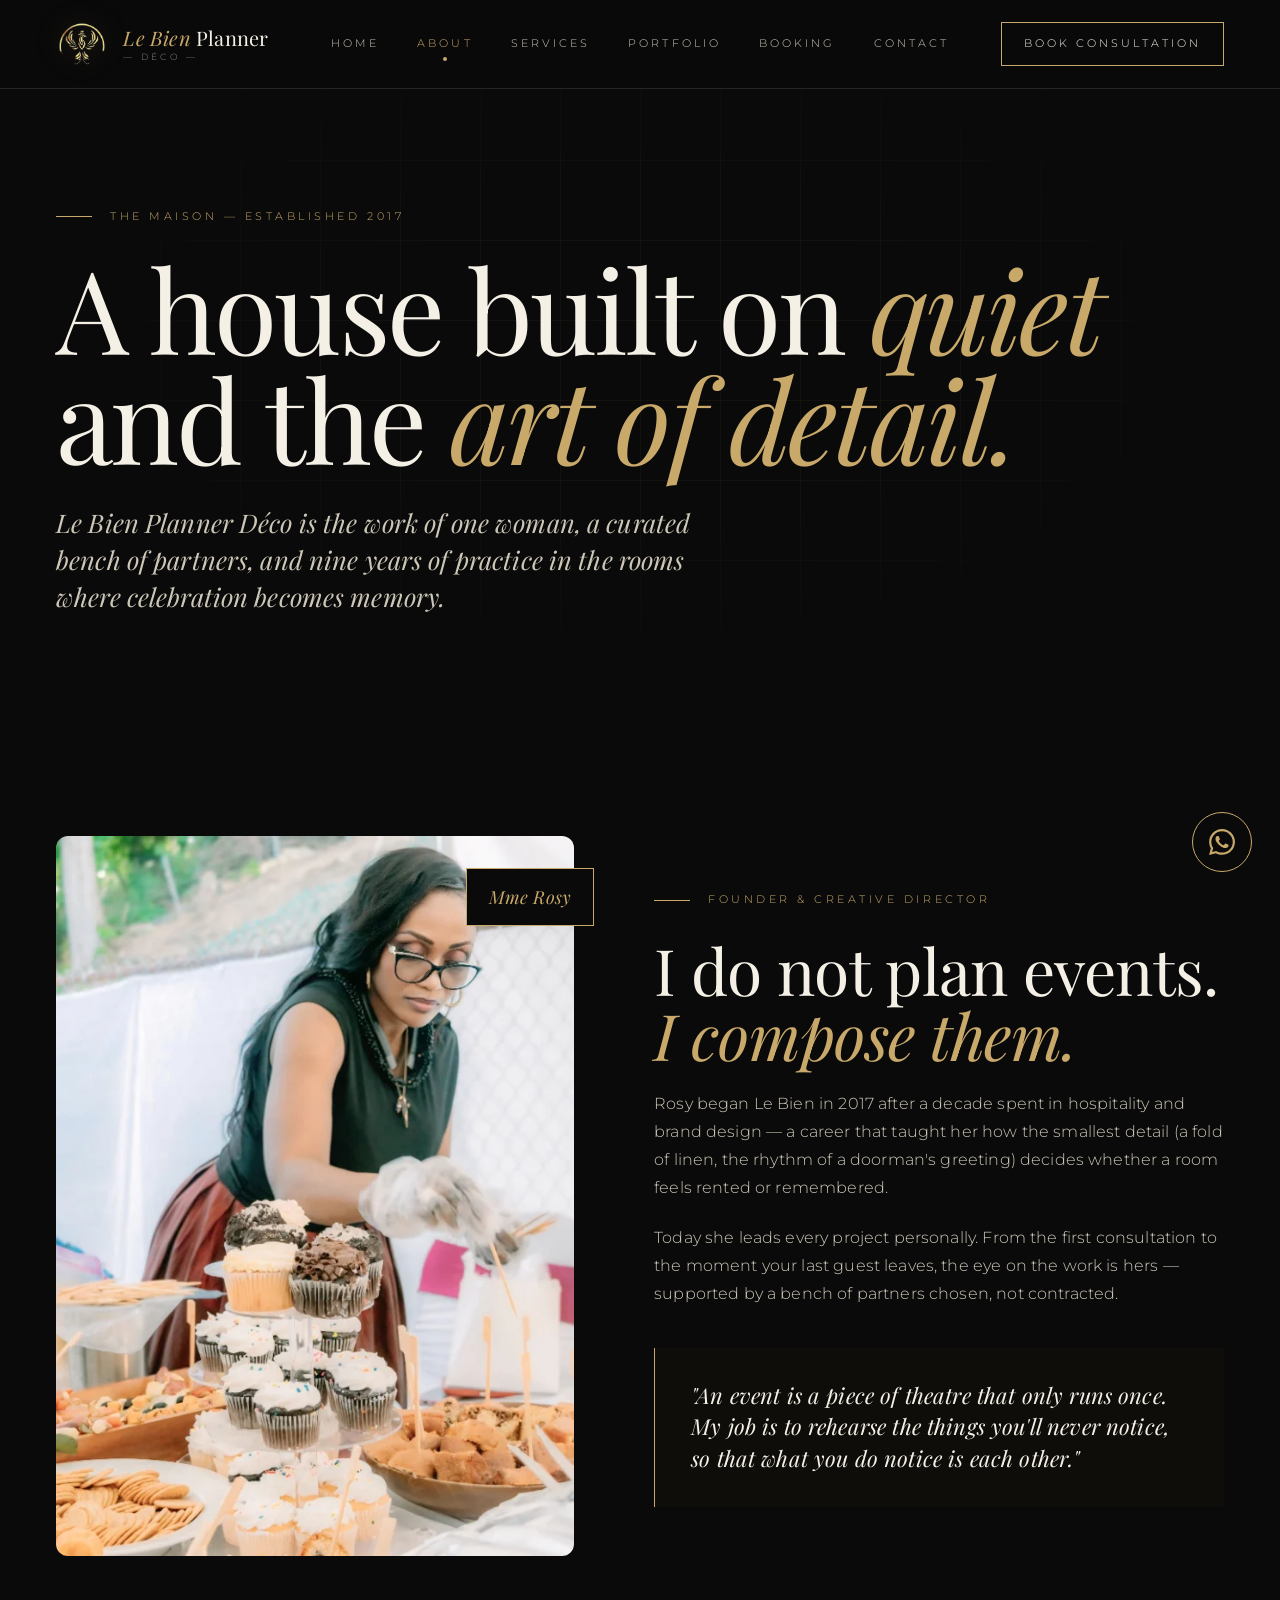
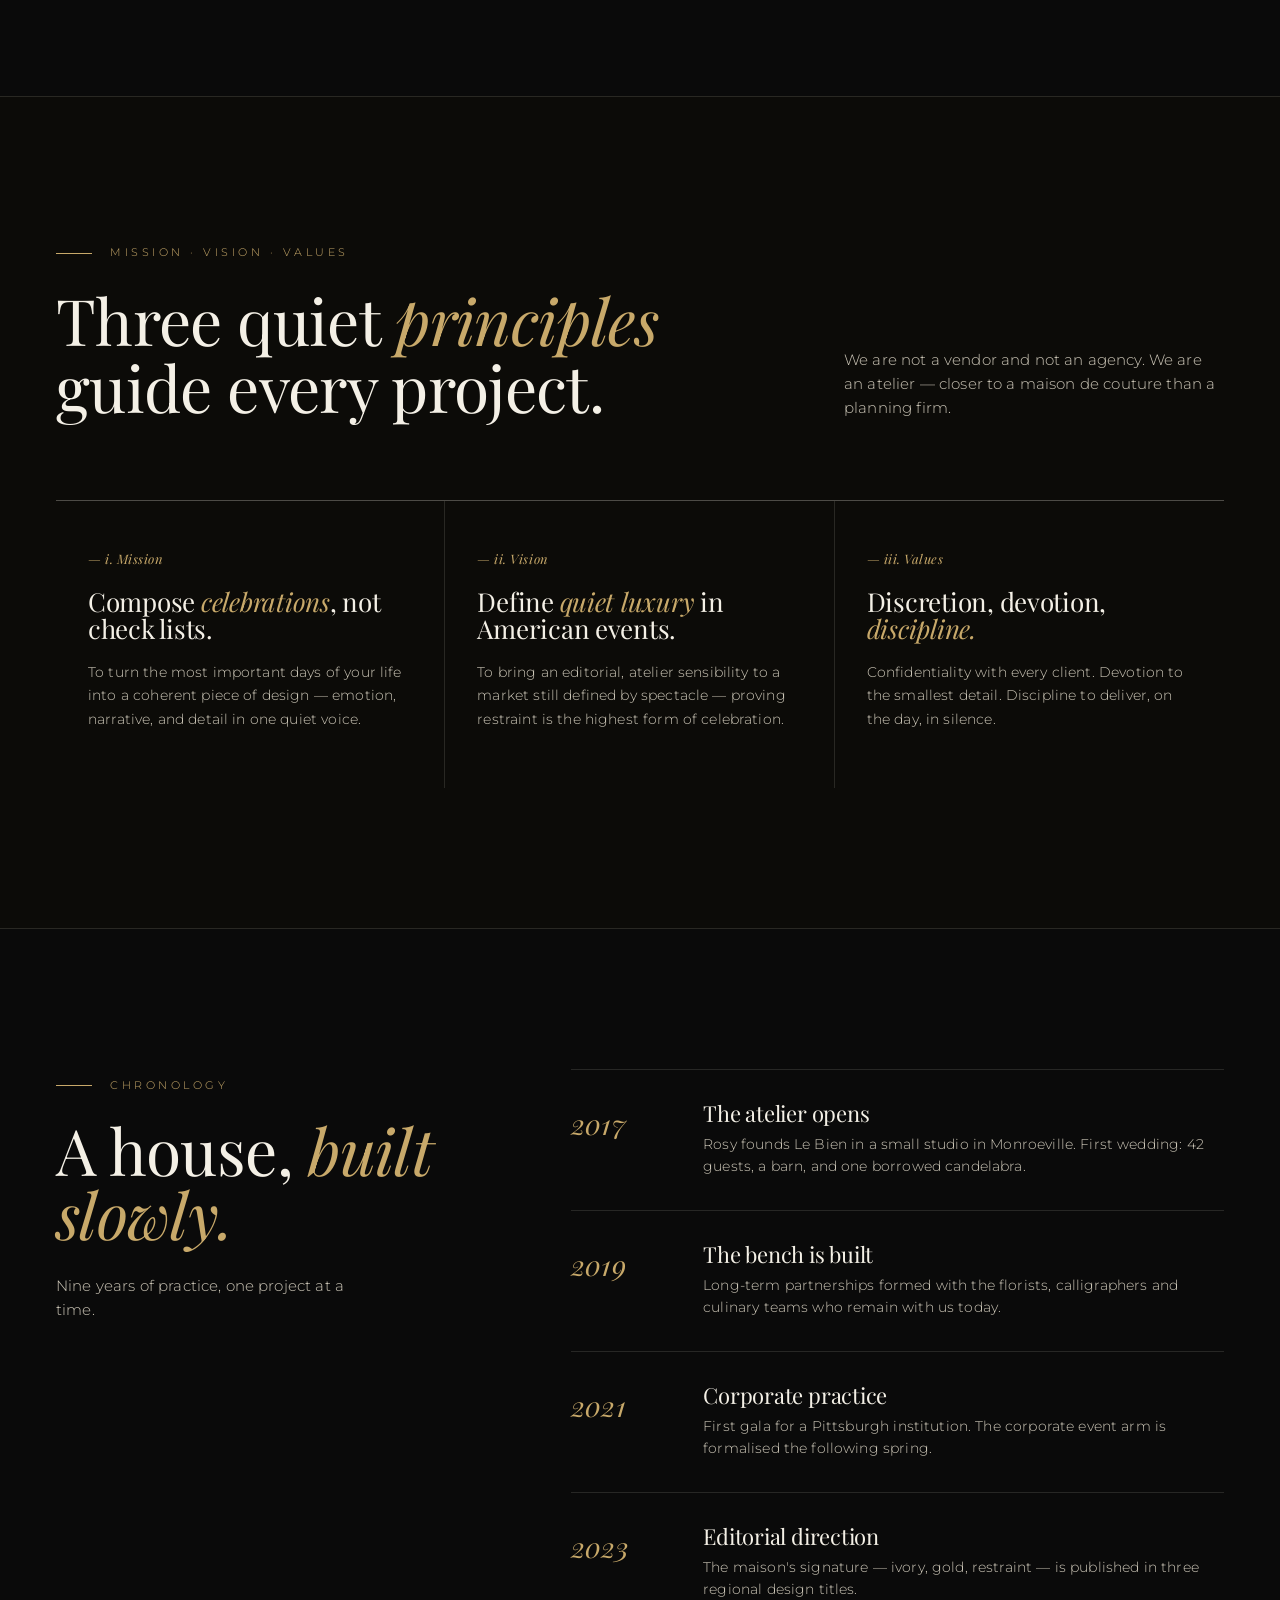
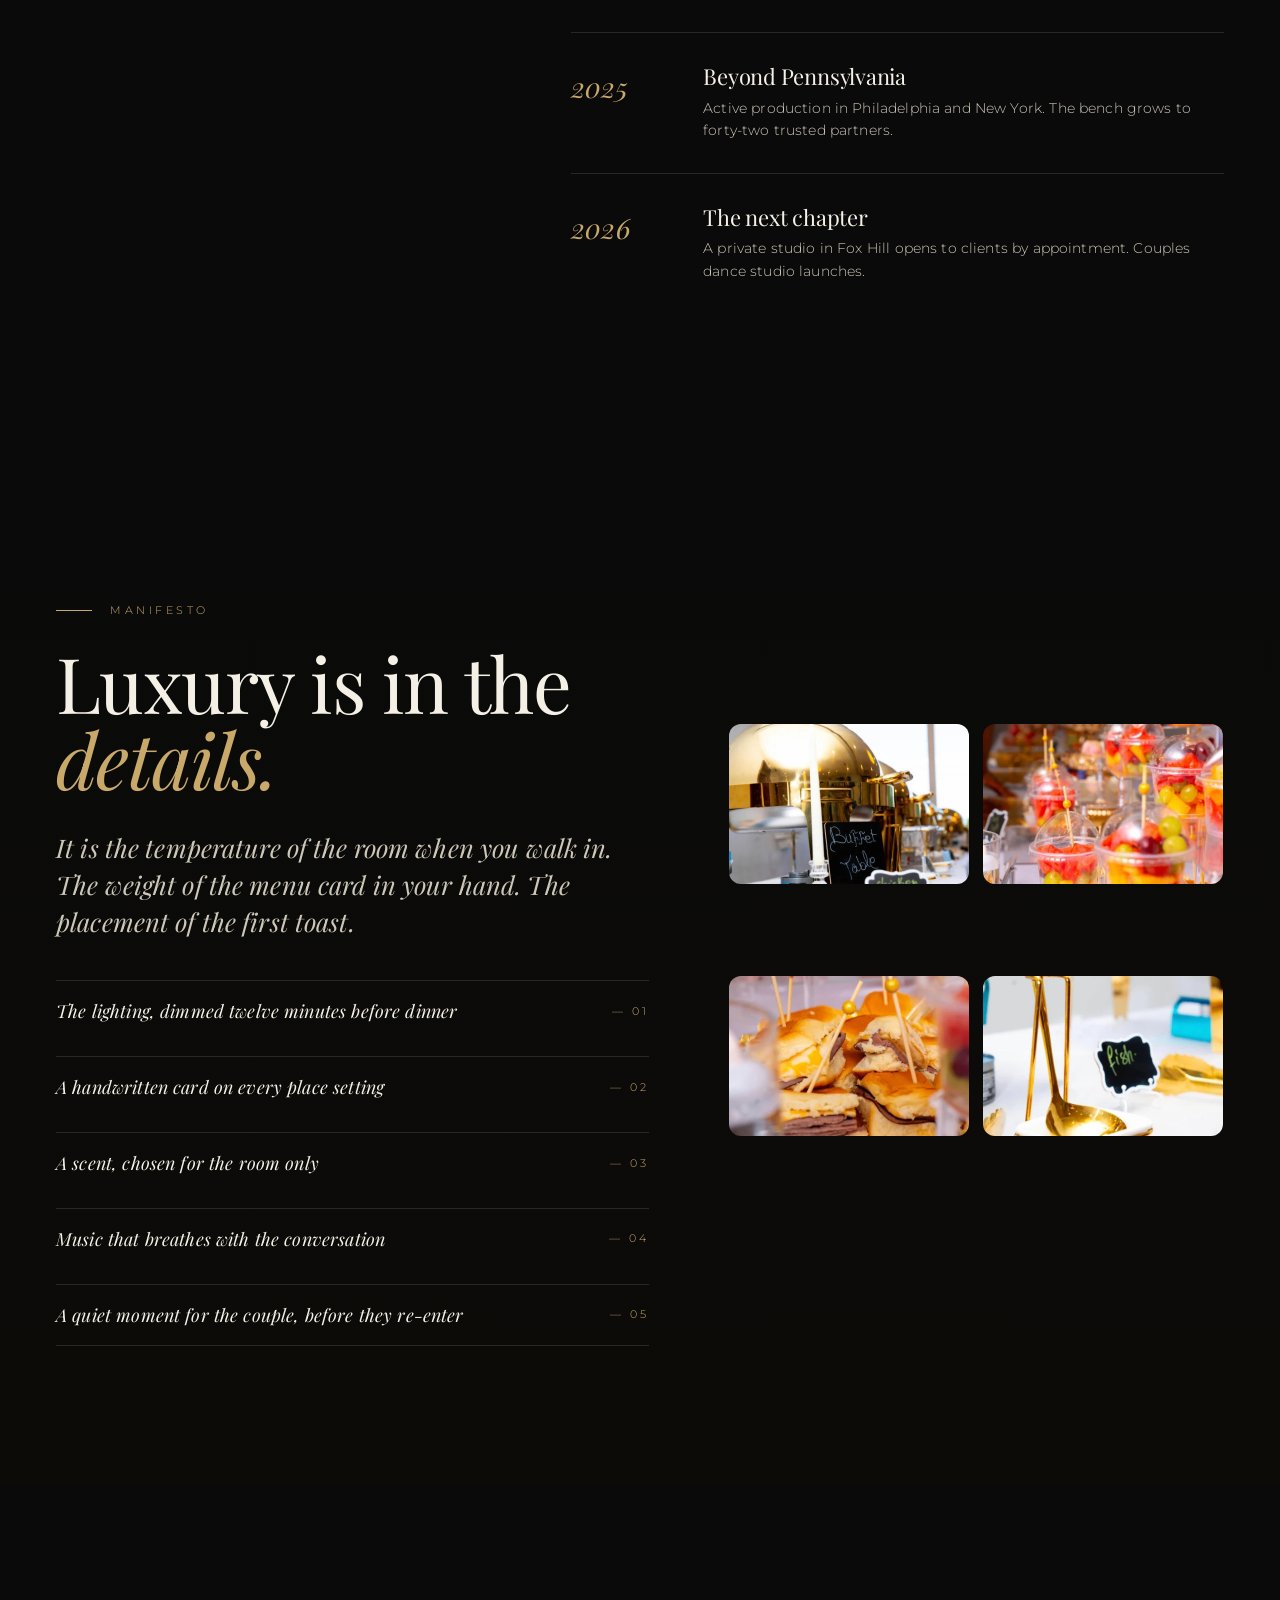
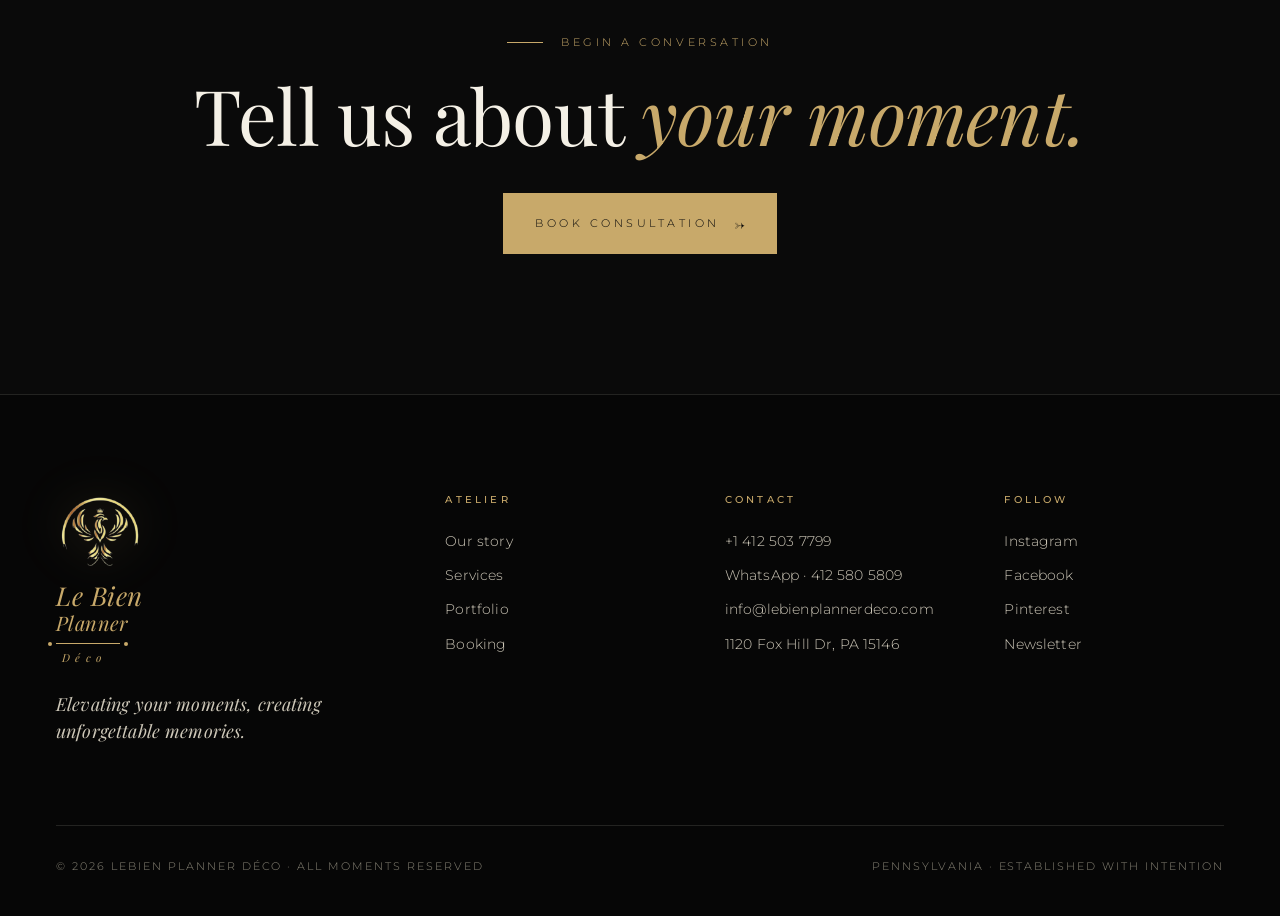
<file: about.html>
<!doctype html>
<html lang="en">
<head>
<meta charset="utf-8">
<meta name="viewport" content="width=device-width, initial-scale=1">
<title>About — Le Bien Planner Déco</title>
<link rel="preconnect" href="https://fonts.googleapis.com">
<link rel="preconnect" href="https://fonts.gstatic.com" crossorigin>
<link href="https://fonts.googleapis.com/css2?family=Playfair+Display:ital,wght@0,400;0,500;1,400;1,500&family=Cormorant+Garamond:ital,wght@0,300;0,400;1,300;1,400&family=Montserrat:wght@300;400;500;600&display=swap" rel="stylesheet">
<link rel="stylesheet" href="styles.css">
<style>
.about-hero { padding: 200px 0 80px; }
.about-hero h1 { font-size: clamp(56px, 9vw, 130px); line-height: 0.95; letter-spacing: -0.025em; }
.about-hero h1 em { color: var(--gold); }
.about-hero .lead { max-width: 640px; margin-top: 32px; }

.ceo-grid { display: grid; grid-template-columns: 1fr 1.1fr; gap: 80px; align-items: center; }
@media (max-width:900px){ .ceo-grid{grid-template-columns:1fr; gap:40px;} }
.ceo-portrait { height: 720px; position: relative; }
.ceo-portrait .badge {
  position: absolute; right: -20px; top: 32px;
  background: var(--ink); color: var(--gold);
  font-family: var(--display); font-style: italic; font-size: 18px;
  padding: 14px 22px; border: 1px solid var(--gold);
}
.ceo-text .section-tag { margin-bottom: 28px; }
.ceo-text h2 { font-size: clamp(40px, 5vw, 72px); line-height: 1.02; }
.ceo-text h2 em { color: var(--gold); }
.ceo-text p { margin-top: 22px; font-size: 16px; line-height: 1.75; }
.ceo-quote {
  margin-top: 40px; padding: 32px 36px;
  border-left: 1px solid var(--gold); background: #0e0d0a;
  font-family: var(--display); font-style: italic; font-size: 22px; line-height: 1.45;
  color: var(--ivory);
}

.values { background: #0c0b08; border-top:1px solid var(--line); border-bottom:1px solid var(--line); }
.values-head { display:flex; justify-content:space-between; align-items:flex-end; flex-wrap:wrap; gap:24px; margin-bottom: 80px; }
.values-head h2 { font-size: clamp(40px, 5vw, 64px); max-width: 720px; }
.values-head h2 em { color: var(--gold); }
.values-grid { display: grid; grid-template-columns: repeat(3,1fr); gap:0; border-top:1px solid var(--line-strong); }
@media (max-width:900px){ .values-grid{ grid-template-columns:1fr; } }
.value {
  padding: 48px 32px 56px; border-right: 1px solid var(--line);
  display:flex; flex-direction: column; gap: 18px;
}
.value:last-child { border-right: none; }
.value .num { font-size: 13px; }
.value h3 { font-family: var(--display); font-size: 26px; }
.value h3 em { color: var(--gold); }
.value p { font-size: 14px; line-height: 1.7; }

.timeline-grid { display: grid; grid-template-columns: 0.4fr 0.6fr; gap: 80px; }
@media (max-width:900px){ .timeline-grid { grid-template-columns:1fr; } }
.timeline-grid h2 { font-size: clamp(40px,5vw,64px); line-height:1; }
.timeline-grid h2 em { color: var(--gold); }
.tl { display:flex; flex-direction:column; }
.tl-item { display:grid; grid-template-columns: 100px 1fr; gap: 32px; padding: 32px 0; border-top: 1px solid var(--line); }
.tl-item .year { font-family: var(--display); font-style: italic; color: var(--gold); font-size: 28px; }
.tl-item h4 { font-family: var(--display); font-size: 22px; margin-bottom: 8px; }
.tl-item p { font-size: 14px; }

.details-section { background: linear-gradient(180deg, var(--ink), #0c0b08); }
.details-grid {
  display: grid; grid-template-columns: 1.2fr 1fr; gap: 80px; align-items: center;
}
@media (max-width:900px){ .details-grid{ grid-template-columns:1fr; } }
.details-text h2 { font-size: clamp(48px, 6vw, 88px); line-height: 1; letter-spacing: -0.02em; }
.details-text h2 em { color: var(--gold); }
.details-text .lead { margin-top: 32px; }
.details-list { margin-top: 40px; display: grid; gap: 14px; }
.details-list li {
  list-style: none; padding: 16px 0; border-top: 1px solid var(--line);
  display:flex; justify-content: space-between; align-items:center; font-size: 14px;
}
.details-list li:last-child { border-bottom: 1px solid var(--line); }
.details-list .label { color: var(--ivory); font-family: var(--display); font-style: italic; font-size: 18px; }
.details-list .val { color: var(--gold); font-size: 11px; letter-spacing: 0.28em; text-transform: uppercase; }

.detail-images { display:grid; grid-template-columns:1fr 1fr; grid-template-rows: 240px 240px; gap: 12px; }

/* ── ABOUT — Mobile overrides ── */
@media (max-width: 900px) {
  /* Badge overflow fix */
  .ceo-portrait .badge { right: 0; top: 20px; font-size: 16px; padding: 10px 16px; }
}

@media (max-width: 767px) {
  /* Hero */
  .about-hero { padding: 96px 0 44px; }
  .about-hero h1 { font-size: clamp(36px, 10vw, 72px); }
  /* CEO portrait */
  .ceo-portrait { height: 380px; }
  .ceo-text h2 { font-size: clamp(28px, 7.5vw, 52px); }
  .ceo-text p { font-size: 15px; margin-top: 16px; }
  .ceo-quote { padding: 22px 20px; font-size: 18px; margin-top: 28px; }
  /* Values */
  .values-head { margin-bottom: 48px; }
  .values-head h2 { font-size: clamp(28px, 7.5vw, 52px); }
  .value { padding: 36px 20px 40px; }
  .value h3 { font-size: 22px; }
  /* Timeline */
  .timeline-grid h2 { font-size: clamp(28px, 7.5vw, 52px); }
  .tl-item { grid-template-columns: 64px 1fr; gap: 16px; padding: 24px 0; }
  .tl-item .year { font-size: 22px; }
  .tl-item h4 { font-size: 18px; }
  /* Details */
  .details-text h2 { font-size: clamp(36px, 9vw, 72px); }
  .details-list li { flex-direction: column; align-items: flex-start; gap: 4px; }
  .details-list .label { font-size: 16px; }
  .detail-images { grid-template-rows: 180px 180px; }
}

@media (max-width: 479px) {
  .about-hero { padding: 80px 0 32px; }
  .about-hero h1 { font-size: clamp(30px, 9vw, 56px); }
  .ceo-portrait { height: 260px; }
  .ceo-text h2 { font-size: clamp(24px, 7.5vw, 44px); }
  .ceo-quote { padding: 18px 16px; font-size: 16px; margin-top: 20px; }
  .values-grid { grid-template-columns: 1fr; }
  .value { border-right: none; border-bottom: 1px solid var(--line); padding: 28px 16px 32px; }
  .value:last-child { border-bottom: none; }
  .value h3 { font-size: 20px; }
  .timeline-grid h2 { font-size: clamp(24px, 7.5vw, 44px); }
  .tl-item { grid-template-columns: 52px 1fr; gap: 12px; padding: 20px 0; }
  .tl-item .year { font-size: 18px; }
  .tl-item h4 { font-size: 16px; }
  .details-text h2 { font-size: clamp(28px, 9vw, 56px); }
  .detail-images { grid-template-columns: 1fr; grid-template-rows: 180px 180px 180px 180px; }
}
</style>
</head>
<body>
<div id="nav-host" data-active="about"></div>

<section class="about-hero" data-screen-label="01 About — Hero">
  <div class="grid-bg"></div>
  <div class="wrap reveal">
    <div class="section-tag">The maison — established 2017</div>
    <h1 style="margin-top:28px">A house built on <em>quiet</em><br>and the <em>art of detail.</em></h1>
    <p class="lead">Le Bien Planner Déco is the work of one woman, a curated bench of partners, and nine years of practice in the rooms where celebration becomes memory.</p>
  </div>
</section>

<section data-screen-label="02 About — CEO">
  <div class="wrap">
    <div class="ceo-grid">
      <div class="ceo-portrait reveal">
        <image-slot id="ceo-portrait" src="img/11-portrait.svg" placeholder="Portrait — Mme Rosy, Creative Director" style="width:100%;height:100%;"></image-slot>
        <div class="badge">Mme Rosy</div>
      </div>
      <div class="ceo-text reveal d2">
        <div class="section-tag">Founder &amp; Creative Director</div>
        <h2>I do not plan events. <em>I compose them.</em></h2>
        <p>Rosy began Le Bien in 2017 after a decade spent in hospitality and brand design — a career that taught her how the smallest detail (a fold of linen, the rhythm of a doorman's greeting) decides whether a room feels rented or remembered.</p>
        <p>Today she leads every project personally. From the first consultation to the moment your last guest leaves, the eye on the work is hers — supported by a bench of partners chosen, not contracted.</p>

        <div class="ceo-quote">
          "An event is a piece of theatre that only runs once. My job is to rehearse the things you'll never notice, so that what you <em>do</em> notice is each other."
        </div>
      </div>
    </div>
  </div>
</section>

<section class="values" data-screen-label="03 About — Values">
  <div class="wrap">
    <div class="values-head reveal">
      <div>
        <div class="section-tag">Mission · Vision · Values</div>
        <h2 style="margin-top:24px">Three quiet <em>principles</em><br>guide every project.</h2>
      </div>
      <p style="max-width:380px">We are not a vendor and not an agency. We are an atelier — closer to a maison de couture than a planning firm.</p>
    </div>

    <div class="values-grid reveal">
      <div class="value">
        <span class="num">— i. Mission</span>
        <h3>Compose <em>celebrations</em>, not check lists.</h3>
        <p>To turn the most important days of your life into a coherent piece of design — emotion, narrative, and detail in one quiet voice.</p>
      </div>
      <div class="value">
        <span class="num">— ii. Vision</span>
        <h3>Define <em>quiet luxury</em> in American events.</h3>
        <p>To bring an editorial, atelier sensibility to a market still defined by spectacle — proving restraint is the highest form of celebration.</p>
      </div>
      <div class="value">
        <span class="num">— iii. Values</span>
        <h3>Discretion, devotion, <em>discipline.</em></h3>
        <p>Confidentiality with every client. Devotion to the smallest detail. Discipline to deliver, on the day, in silence.</p>
      </div>
    </div>
  </div>
</section>

<section data-screen-label="04 About — Timeline">
  <div class="wrap">
    <div class="timeline-grid">
      <div class="reveal">
        <div class="section-tag">Chronology</div>
        <h2 style="margin-top:24px">A house, <em>built slowly.</em></h2>
        <p style="margin-top:28px;max-width:320px">Nine years of practice, one project at a time.</p>
      </div>
      <div class="tl reveal d2">
        <div class="tl-item"><span class="year">2017</span><div><h4>The atelier opens</h4><p>Rosy founds Le Bien in a small studio in Monroeville. First wedding: 42 guests, a barn, and one borrowed candelabra.</p></div></div>
        <div class="tl-item"><span class="year">2019</span><div><h4>The bench is built</h4><p>Long-term partnerships formed with the florists, calligraphers and culinary teams who remain with us today.</p></div></div>
        <div class="tl-item"><span class="year">2021</span><div><h4>Corporate practice</h4><p>First gala for a Pittsburgh institution. The corporate event arm is formalised the following spring.</p></div></div>
        <div class="tl-item"><span class="year">2023</span><div><h4>Editorial direction</h4><p>The maison's signature — ivory, gold, restraint — is published in three regional design titles.</p></div></div>
        <div class="tl-item"><span class="year">2025</span><div><h4>Beyond Pennsylvania</h4><p>Active production in Philadelphia and New York. The bench grows to forty-two trusted partners.</p></div></div>
        <div class="tl-item"><span class="year">2026</span><div><h4>The next chapter</h4><p>A private studio in Fox Hill opens to clients by appointment. Couples dance studio launches.</p></div></div>
      </div>
    </div>
  </div>
</section>

<section class="details-section" data-screen-label="05 About — Details">
  <div class="wrap">
    <div class="details-grid">
      <div class="details-text reveal">
        <div class="section-tag">Manifesto</div>
        <h2 style="margin-top:24px">Luxury is in the <em>details.</em></h2>
        <p class="lead">It is the temperature of the room when you walk in. The weight of the menu card in your hand. The placement of the first toast.</p>
        <ul class="details-list">
          <li><span class="label">The lighting, dimmed twelve minutes before dinner</span><span class="val">— 01</span></li>
          <li><span class="label">A handwritten card on every place setting</span><span class="val">— 02</span></li>
          <li><span class="label">A scent, chosen for the room only</span><span class="val">— 03</span></li>
          <li><span class="label">Music that breathes with the conversation</span><span class="val">— 04</span></li>
          <li><span class="label">A quiet moment for the couple, before they re-enter</span><span class="val">— 05</span></li>
        </ul>
      </div>
      <div class="detail-images reveal d2">
        <image-slot id="d1" src="img/08-candle.svg" placeholder="Linen detail"></image-slot>
        <image-slot id="d2" src="img/05-stationery.svg" placeholder="Candle close-up"></image-slot>
        <image-slot id="d3" src="img/02-tablescape.svg" placeholder="Menu card"></image-slot>
        <image-slot id="d4" src="img/03-florals.svg" placeholder="Floral stem"></image-slot>
      </div>
    </div>
  </div>
</section>

<section class="page-cta-section">
  <div class="wrap reveal">
    <div class="section-tag" style="justify-content:center; display:inline-flex">Begin a conversation</div>
    <h2 style="margin-top:24px; font-size: clamp(40px, 6vw, 80px); line-height:1;">Tell us about <em style="color:var(--gold)">your moment.</em></h2>
    <div style="margin-top:40px">
      <a href="booking.html" class="btn btn-gold">Book consultation <span class="arrow">→</span></a>
    </div>
  </div>
</section>

<div id="footer-host"></div>
<script src="image-slot.js"></script>
<script src="partials.js"></script>
</body>
</html>
</file>
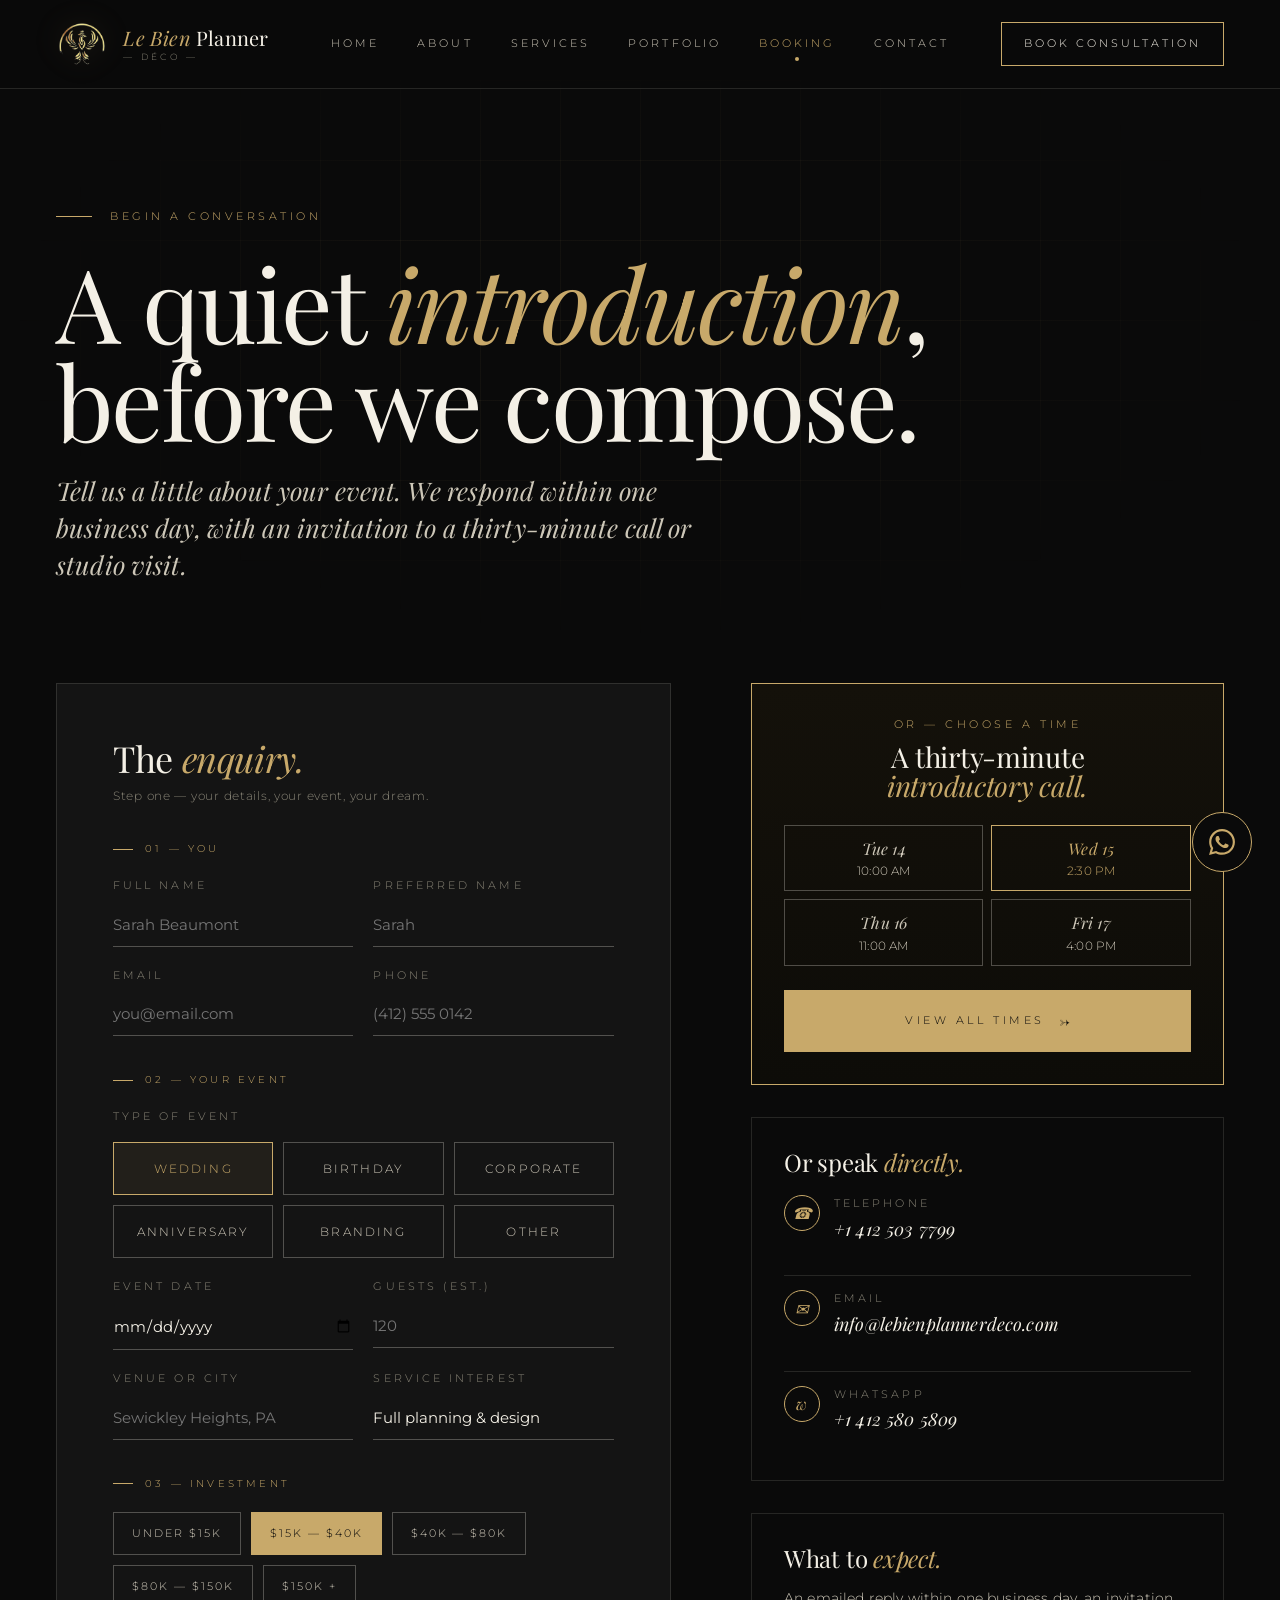
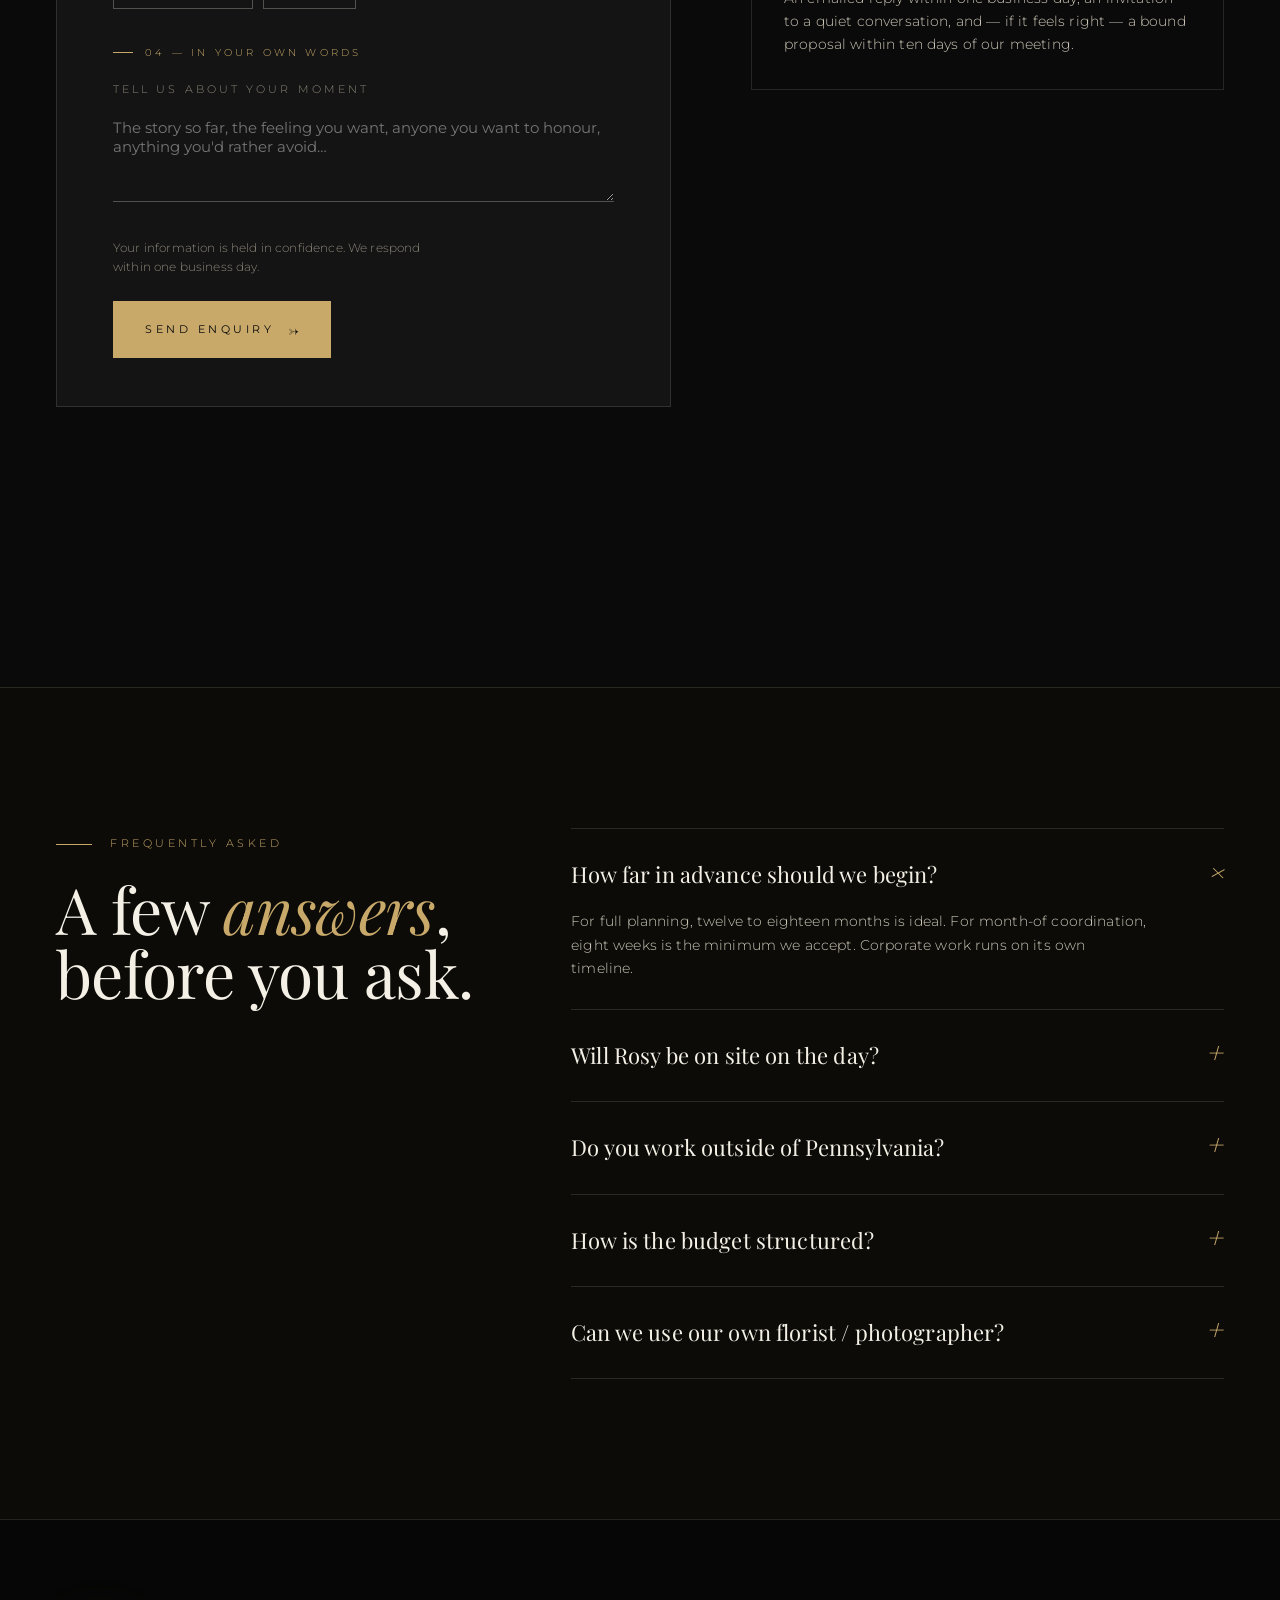
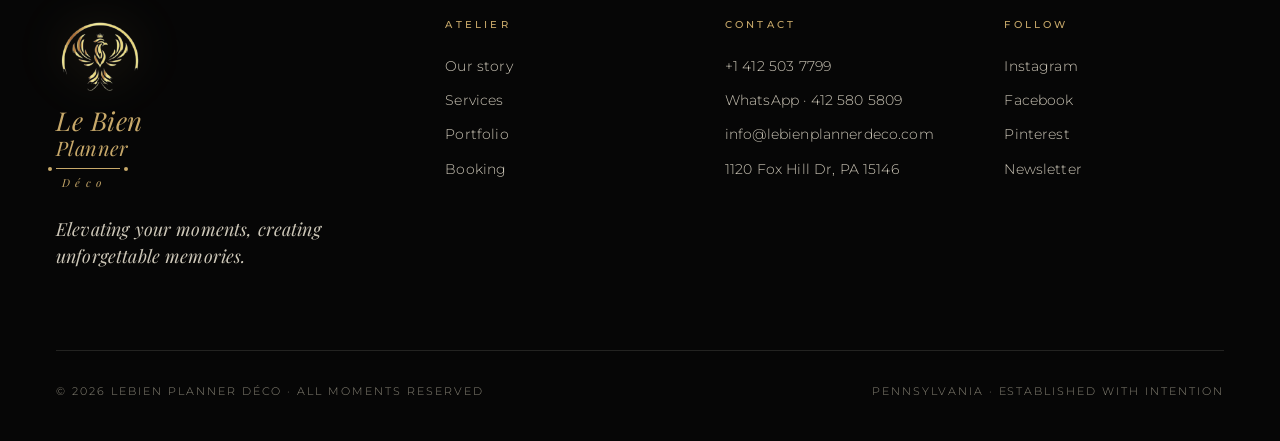
<file: booking.html>
<!doctype html>
<html lang="en">
<head>
<meta charset="utf-8">
<meta name="viewport" content="width=device-width, initial-scale=1">
<title>Booking — Le Bien Planner Déco</title>
<link rel="preconnect" href="https://fonts.googleapis.com">
<link rel="preconnect" href="https://fonts.gstatic.com" crossorigin>
<link href="https://fonts.googleapis.com/css2?family=Playfair+Display:ital,wght@0,400;0,500;1,400;1,500&family=Cormorant+Garamond:ital,wght@0,300;0,400;1,300;1,400&family=Montserrat:wght@300;400;500;600&display=swap" rel="stylesheet">
<link rel="stylesheet" href="styles.css">
<style>
.bk-hero { padding: 200px 0 60px; }
.bk-hero h1 { font-size: clamp(48px, 8vw, 110px); line-height: 0.95; letter-spacing: -0.025em; }
.bk-hero h1 em { color: var(--gold); }
.bk-grid { display: grid; grid-template-columns: 1.3fr 1fr; gap: 80px; padding-bottom: 140px; align-items: flex-start; }
@media (max-width:900px){ .bk-grid { grid-template-columns: 1fr; gap: 48px; } }

/* FORM */
.form-card {
  background: var(--char); border: 1px solid var(--line);
  padding: 56px 56px 48px;
}
@media (max-width:720px){ .form-card{ padding: 40px 28px; } }
.form-card h2 { font-family: var(--display); font-size: 36px; }
.form-card h2 em { color: var(--gold); }
.form-card .small { font-size: 12px; letter-spacing: 0.06em; color: var(--ivory-mute); margin-top: 8px; }
.fset { margin-top: 36px; }
.fset .fset-label {
  font-size: 10px; letter-spacing: 0.32em; text-transform: uppercase;
  color: var(--gold); margin-bottom: 20px; display: flex; align-items: center; gap: 12px;
}
.fset .fset-label::before { content: ""; width: 20px; height: 1px; background: var(--gold); }
.frow { display: grid; grid-template-columns: 1fr 1fr; gap: 20px; margin-bottom: 20px; }
.frow.one { grid-template-columns: 1fr; }
@media (max-width:600px){ .frow{ grid-template-columns: 1fr; } }
.fld { display: flex; flex-direction: column; gap: 8px; }
.fld label { font-size: 11px; letter-spacing: 0.28em; text-transform: uppercase; color: var(--ivory-mute); }
.fld input, .fld select, .fld textarea {
  background: transparent; border: none; border-bottom: 1px solid var(--line-strong);
  padding: 12px 0; color: var(--ivory); font-family: var(--sans); font-size: 15px;
  outline: none; transition: border-color .25s;
}
.fld input:focus, .fld select:focus, .fld textarea:focus { border-bottom-color: var(--gold); }
.fld textarea { resize: vertical; min-height: 96px; }
.fld select { appearance: none; cursor: pointer; }

.event-types { display: grid; grid-template-columns: repeat(3,1fr); gap: 10px; }
@media (max-width:600px){ .event-types{ grid-template-columns: 1fr 1fr; } }
.event-type {
  position: relative; cursor: pointer;
}
.event-type input { position: absolute; opacity: 0; pointer-events: none; }
.event-type span {
  display:block; text-align:center; padding: 16px 12px;
  border: 1px solid var(--line-strong); color: var(--ivory-dim);
  font-size: 12px; letter-spacing: 0.18em; text-transform: uppercase;
  transition: all .25s;
}
.event-type input:checked + span { border-color: var(--gold); background: rgba(200,169,106,0.08); color: var(--gold); }

.budgets { display:flex; flex-wrap: wrap; gap: 10px; }
.budget { cursor:pointer; }
.budget input { display:none; }
.budget span {
  display: inline-block; padding: 12px 18px;
  font-size: 11px; letter-spacing: 0.18em; text-transform: uppercase;
  border: 1px solid var(--line-strong); color: var(--ivory-dim);
  transition: all .25s;
}
.budget input:checked + span { border-color: var(--gold); background: var(--gold); color: var(--ink); }

.form-actions { margin-top: 36px; display:flex; justify-content: space-between; align-items: center; gap: 24px; flex-wrap: wrap; }

/* SIDEBAR */
.bk-side { display: flex; flex-direction: column; gap: 32px; position: sticky; top: 120px; }
@media (max-width:900px){ .bk-side{ position: static; } }
.side-card { padding: 32px; border: 1px solid var(--line); }
.side-card h3 { font-family: var(--display); font-size: 24px; margin-bottom: 16px; }
.side-card h3 em { color: var(--gold); }
.side-card p { font-size: 14px; line-height: 1.65; }
.side-channels { display: grid; gap: 18px; margin-top: 20px; }
.channel { display: flex; gap: 14px; align-items: flex-start; padding: 14px 0; border-top: 1px solid var(--line); }
.channel:first-child { border-top: none; padding-top: 0; }
.channel .ic {
  width: 36px; height: 36px; border: 1px solid var(--gold); border-radius: 50%;
  display:flex; align-items:center; justify-content:center; color: var(--gold);
  font-family: var(--display); font-style: italic; font-size: 16px; flex-shrink:0;
}
.channel .l { font-size: 11px; letter-spacing: 0.28em; text-transform: uppercase; color: var(--ivory-mute); }
.channel .v { font-family: var(--display); font-style: italic; font-size: 18px; color: var(--ivory); margin-top: 2px; }

.calendly {
  background: linear-gradient(180deg, #14110a, #0d0c08);
  border: 1px solid var(--gold);
  padding: 32px;
  text-align: center;
}
.calendly .label { font-size: 11px; letter-spacing: 0.32em; text-transform: uppercase; color: var(--gold); }
.calendly h3 { margin-top: 12px; font-family: var(--display); font-size: 28px; }
.calendly h3 em { color: var(--gold); font-style: italic; }
.calendly .btn { margin-top: 20px; justify-content: center; }
.slots { margin-top: 24px; display: grid; grid-template-columns: 1fr 1fr; gap: 8px; }
.slot { padding: 10px; border: 1px solid var(--line-strong); font-size: 12px; color: var(--ivory-dim); transition: all .25s; cursor: pointer; }
.slot:hover, .slot.on { border-color: var(--gold); color: var(--gold); }
.slot .d { font-family: var(--display); font-size: 16px; font-style: italic; }

.faq-section { background: #0c0b08; border-top: 1px solid var(--line); }
.faq-grid { display:grid; grid-template-columns: 0.4fr 0.6fr; gap: 80px; }
@media (max-width:900px){ .faq-grid { grid-template-columns: 1fr; } }
.faq-grid h2 { font-size: clamp(40px, 5vw, 64px); line-height: 1; }
.faq-grid h2 em { color: var(--gold); }
.faq-list { display: flex; flex-direction: column; }
.faq-item { padding: 28px 0; border-top: 1px solid var(--line); }
.faq-item:last-child { border-bottom: 1px solid var(--line); }
.faq-item summary { cursor: pointer; list-style: none; display: flex; justify-content: space-between; gap: 24px; font-family: var(--display); font-size: 22px; color: var(--ivory); }
.faq-item summary::-webkit-details-marker { display: none; }
.faq-item summary .plus { color: var(--gold); font-style: italic; font-size: 28px; line-height: 1; }
.faq-item[open] summary .plus { transform: rotate(45deg); }
.faq-item p { margin-top: 18px; font-size: 14px; line-height: 1.7; color: var(--ivory-dim); max-width: 580px; }

/* ── BOOKING — Mobile overrides ── */
@media (max-width: 767px) {
  /* Hero */
  .bk-hero { padding: 96px 0 40px; }
  .bk-hero h1 { font-size: clamp(36px, 10vw, 80px); }
  /* Form */
  .form-card h2 { font-size: 28px; }
  .fset { margin-top: 28px; }
  .fset-label { font-size: 9px; }
  /* iOS Safari auto-zoom prevention: inputs must be ≥ 16px */
  .fld input, .fld select, .fld textarea { font-size: 16px; }
  /* Booking grid — reduce bottom padding */
  .bk-grid { padding-bottom: 64px; }
  /* Event types — 2 columns */
  .event-type span { padding: 14px 8px; font-size: 11px; }
  /* Budget pills */
  .budget span { padding: 10px 14px; font-size: 10px; }
  /* Time slots — 44px touch target */
  .slot { min-height: 44px; display: flex; flex-direction: column; align-items: center; justify-content: center; }
  /* FAQ */
  .faq-grid h2 { font-size: clamp(28px, 7.5vw, 52px); }
  .faq-item summary { font-size: 17px; gap: 16px; }
  .faq-item summary .plus { font-size: 22px; }
  /* Calendly card */
  .calendly h3 { font-size: 22px; }
  .slots { gap: 6px; }
  /* Channel values */
  .channel .v { font-size: 16px; }
}

@media (max-width: 479px) {
  .bk-hero { padding: 80px 0 32px; }
  .form-card { padding: 28px 16px 24px; }
  .event-types { grid-template-columns: 1fr 1fr; }
  .event-type span { padding: 12px 6px; font-size: 10px; }
  .budgets { gap: 6px; }
  .budget span { padding: 9px 12px; font-size: 9px; letter-spacing: 0.14em; }
  .form-actions { flex-direction: column; align-items: stretch; }
  .form-actions .btn { width: 100%; justify-content: center; }
  .faq-item summary { font-size: 15px; }
  .channel .v { font-size: 15px; }
  .side-card h3 { font-size: 20px; }
}
</style>
</head>
<body>
<div id="nav-host" data-active="booking"></div>

<section class="bk-hero" data-screen-label="01 Booking — Hero">
  <div class="grid-bg"></div>
  <div class="wrap reveal">
    <div class="section-tag">Begin a conversation</div>
    <h1 style="margin-top:28px">A quiet <em>introduction</em>,<br>before we compose.</h1>
    <p class="lead" style="max-width:640px;margin-top:24px">Tell us a little about your event. We respond within one business day, with an invitation to a thirty-minute call or studio visit.</p>
  </div>
</section>

<section style="padding-top: 40px" data-screen-label="02 Booking — Form">
  <div class="wrap">
    <div class="bk-grid">
      <!-- FORM -->
      <form class="form-card reveal" onsubmit="event.preventDefault(); this.querySelector('.form-status').style.display='block';">
        <h2>The <em>enquiry.</em></h2>
        <div class="small">Step one — your details, your event, your dream.</div>

        <div class="fset">
          <div class="fset-label">01 — You</div>
          <div class="frow">
            <div class="fld"><label>Full name</label><input type="text" placeholder="Sarah Beaumont" required></div>
            <div class="fld"><label>Preferred name</label><input type="text" placeholder="Sarah"></div>
          </div>
          <div class="frow">
            <div class="fld"><label>Email</label><input type="email" placeholder="you@email.com" required></div>
            <div class="fld"><label>Phone</label><input type="tel" placeholder="(412) 555 0142" required></div>
          </div>
        </div>

        <div class="fset">
          <div class="fset-label">02 — Your event</div>
          <div class="frow one">
            <div class="fld">
              <label>Type of event</label>
              <div class="event-types" style="margin-top:8px">
                <label class="event-type"><input type="radio" name="evt" checked><span>Wedding</span></label>
                <label class="event-type"><input type="radio" name="evt"><span>Birthday</span></label>
                <label class="event-type"><input type="radio" name="evt"><span>Corporate</span></label>
                <label class="event-type"><input type="radio" name="evt"><span>Anniversary</span></label>
                <label class="event-type"><input type="radio" name="evt"><span>Branding</span></label>
                <label class="event-type"><input type="radio" name="evt"><span>Other</span></label>
              </div>
            </div>
          </div>
          <div class="frow">
            <div class="fld"><label>Event date</label><input type="date"></div>
            <div class="fld"><label>Guests (est.)</label><input type="number" placeholder="120"></div>
          </div>
          <div class="frow">
            <div class="fld"><label>Venue or city</label><input type="text" placeholder="Sewickley Heights, PA"></div>
            <div class="fld">
              <label>Service interest</label>
              <select>
                <option>Full planning &amp; design</option>
                <option>Month-of coordination</option>
                <option>Décor &amp; styling only</option>
                <option>Vendor sourcing only</option>
                <option>Couples dance</option>
                <option>Not sure yet</option>
              </select>
            </div>
          </div>
        </div>

        <div class="fset">
          <div class="fset-label">03 — Investment</div>
          <div class="budgets">
            <label class="budget"><input type="radio" name="bud"><span>Under $15k</span></label>
            <label class="budget"><input type="radio" name="bud" checked><span>$15k — $40k</span></label>
            <label class="budget"><input type="radio" name="bud"><span>$40k — $80k</span></label>
            <label class="budget"><input type="radio" name="bud"><span>$80k — $150k</span></label>
            <label class="budget"><input type="radio" name="bud"><span>$150k +</span></label>
          </div>
        </div>

        <div class="fset">
          <div class="fset-label">04 — In your own words</div>
          <div class="fld">
            <label>Tell us about your moment</label>
            <textarea placeholder="The story so far, the feeling you want, anyone you want to honour, anything you'd rather avoid…"></textarea>
          </div>
        </div>

        <div class="form-actions">
          <p style="font-size:12px; color:var(--ivory-mute); max-width: 320px;">Your information is held in confidence. We respond within one business day.</p>
          <button type="submit" class="btn btn-gold">Send enquiry <span class="arrow">→</span></button>
        </div>

        <div class="form-status" style="display:none; margin-top:24px; padding:18px; border:1px solid var(--gold); color: var(--gold); font-family: var(--display); font-style: italic;">
          ✦ Thank you. Your enquiry has been received — Rosy will be in touch within one business day.
        </div>
      </form>

      <!-- SIDEBAR -->
      <aside class="bk-side reveal d2">
        <div class="calendly">
          <div class="label">Or — choose a time</div>
          <h3 style="margin-top:8px">A thirty-minute<br><em>introductory call.</em></h3>
          <div class="slots">
            <div class="slot"><div class="d">Tue 14</div>10:00 AM</div>
            <div class="slot on"><div class="d">Wed 15</div>2:30 PM</div>
            <div class="slot"><div class="d">Thu 16</div>11:00 AM</div>
            <div class="slot"><div class="d">Fri 17</div>4:00 PM</div>
          </div>
          <a class="btn btn-gold" style="margin-top:24px; width:100%">View all times <span class="arrow">→</span></a>
        </div>

        <div class="side-card">
          <h3>Or speak <em>directly.</em></h3>
          <div class="side-channels">
            <div class="channel">
              <div class="ic">☎</div>
              <div><div class="l">Telephone</div><div class="v">+1 412 503 7799</div></div>
            </div>
            <div class="channel">
              <div class="ic">✉</div>
              <div><div class="l">Email</div><div class="v">info@lebienplannerdeco.com</div></div>
            </div>
            <div class="channel">
              <div class="ic">w</div>
              <div><div class="l">WhatsApp</div><div class="v">+1 412 580 5809</div></div>
            </div>
          </div>
        </div>

        <div class="side-card">
          <h3>What to <em>expect.</em></h3>
          <p>An emailed reply within one business day, an invitation to a quiet conversation, and — if it feels right — a bound proposal within ten days of our meeting.</p>
        </div>
      </aside>
    </div>
  </div>
</section>

<section class="faq-section" data-screen-label="03 Booking — FAQ">
  <div class="wrap">
    <div class="faq-grid">
      <div class="reveal">
        <div class="section-tag">Frequently asked</div>
        <h2 style="margin-top:24px">A few <em>answers</em>,<br>before you ask.</h2>
      </div>
      <div class="faq-list reveal d2">
        <details class="faq-item" open>
          <summary>How far in advance should we begin?<span class="plus">+</span></summary>
          <p>For full planning, twelve to eighteen months is ideal. For month-of coordination, eight weeks is the minimum we accept. Corporate work runs on its own timeline.</p>
        </details>
        <details class="faq-item">
          <summary>Will Rosy be on site on the day?<span class="plus">+</span></summary>
          <p>Yes — for every Gold and Platinum project. She leads the on-site team personally and is present from set-up to send-off.</p>
        </details>
        <details class="faq-item">
          <summary>Do you work outside of Pennsylvania?<span class="plus">+</span></summary>
          <p>Frequently. Active production in Philadelphia and New York; destination work by arrangement. Travel is invoiced at cost.</p>
        </details>
        <details class="faq-item">
          <summary>How is the budget structured?<span class="plus">+</span></summary>
          <p>A 25% retainer secures the date. The remainder is scheduled across the planning timeline. Vendor invoices pass through transparently, with a clear management line.</p>
        </details>
        <details class="faq-item">
          <summary>Can we use our own florist / photographer?<span class="plus">+</span></summary>
          <p>Yes. We will brief and coordinate any vendor of your choosing, and we are happy to introduce you to ours if a match is missing.</p>
        </details>
      </div>
    </div>
  </div>
</section>

<div id="footer-host"></div>
<script src="image-slot.js"></script>
<script src="partials.js"></script>
<script>
document.querySelectorAll('.slot').forEach(s => s.addEventListener('click', () => {
  document.querySelectorAll('.slot').forEach(x => x.classList.remove('on'));
  s.classList.add('on');
}));
</script>
</body>
</html>
</file>
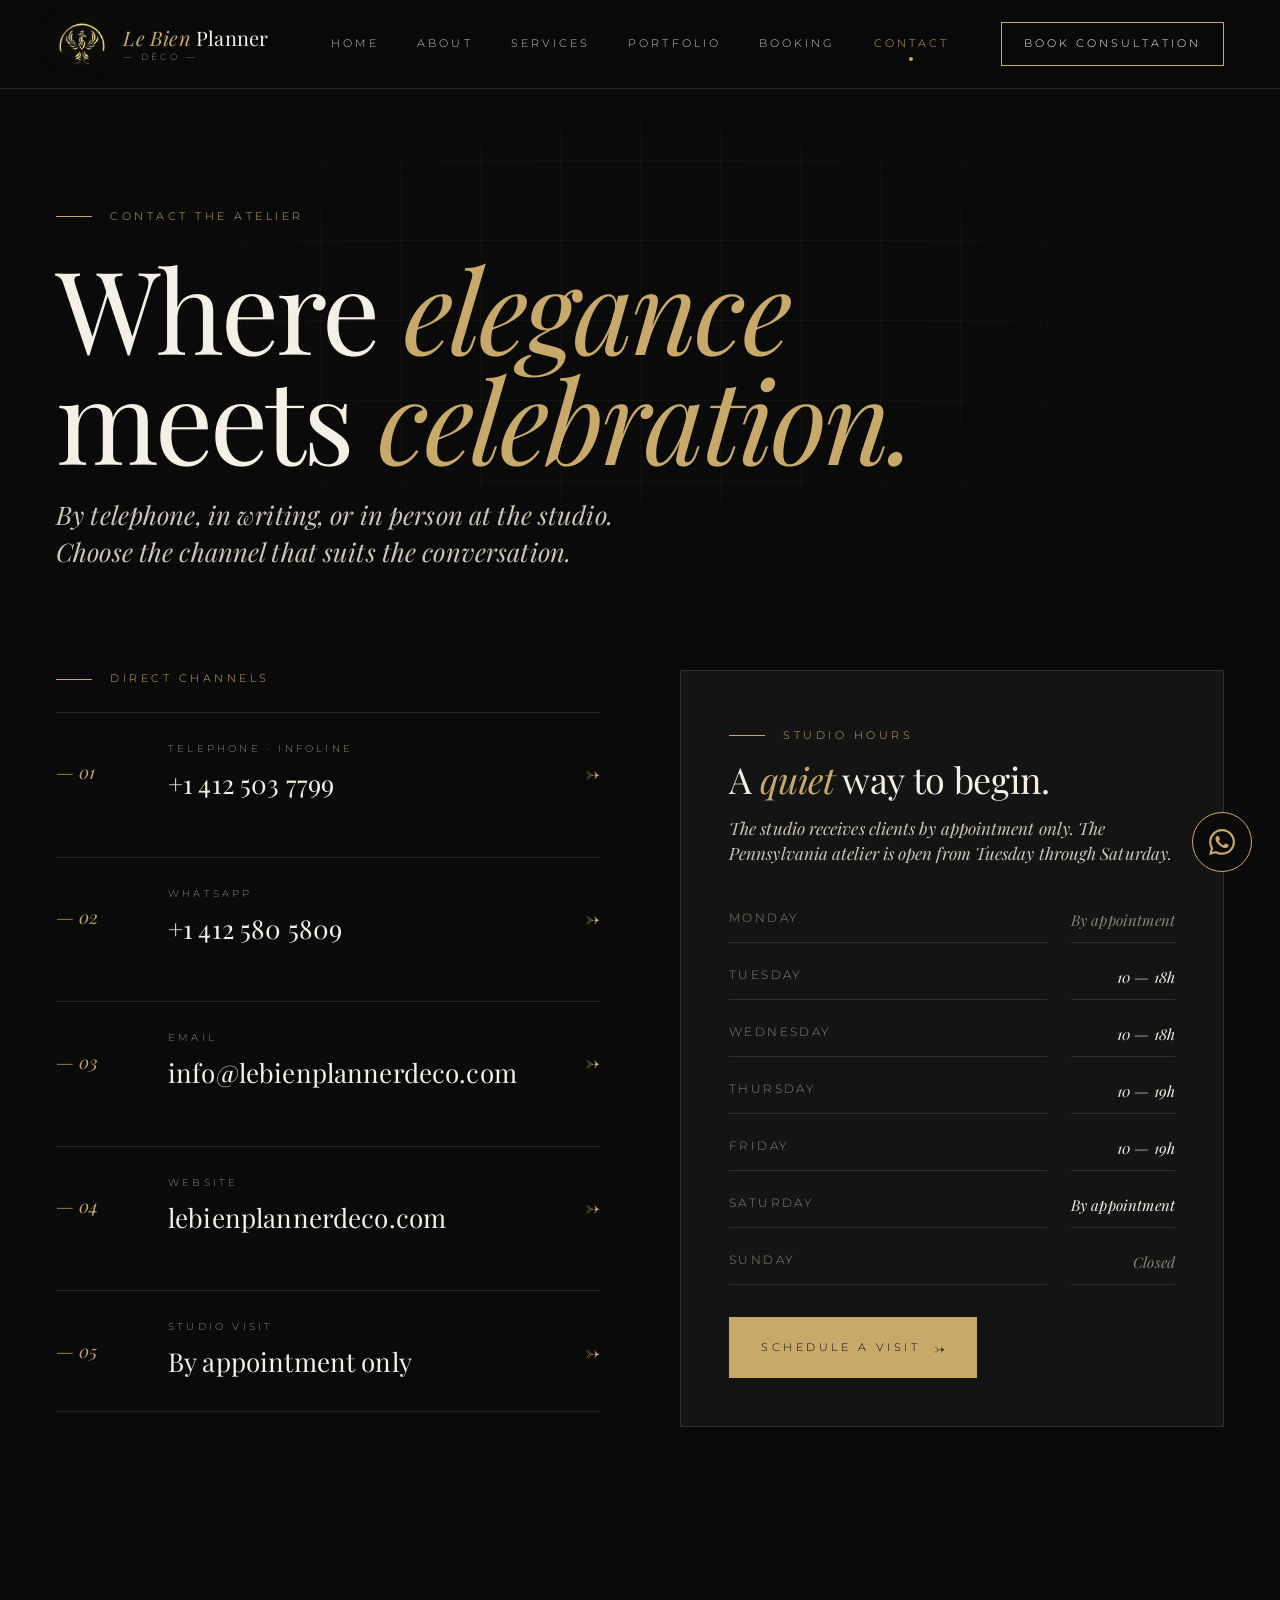
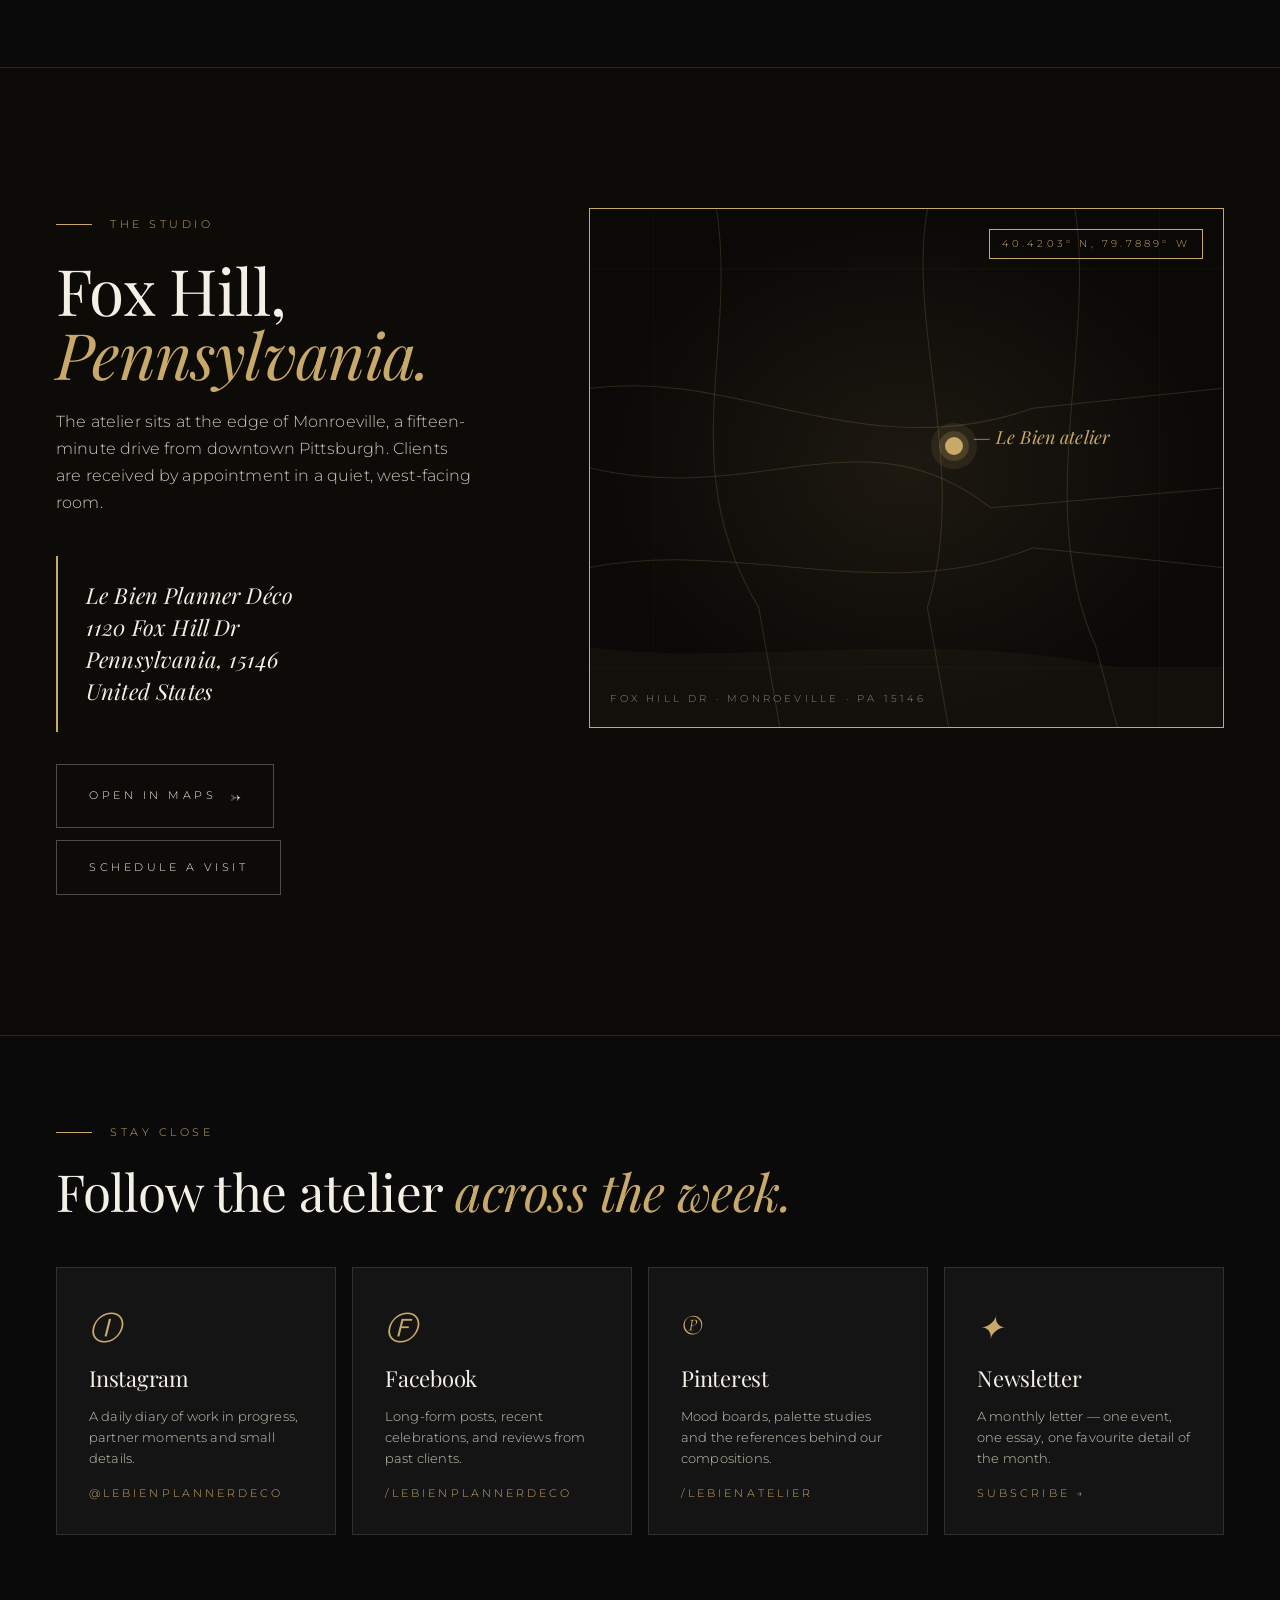
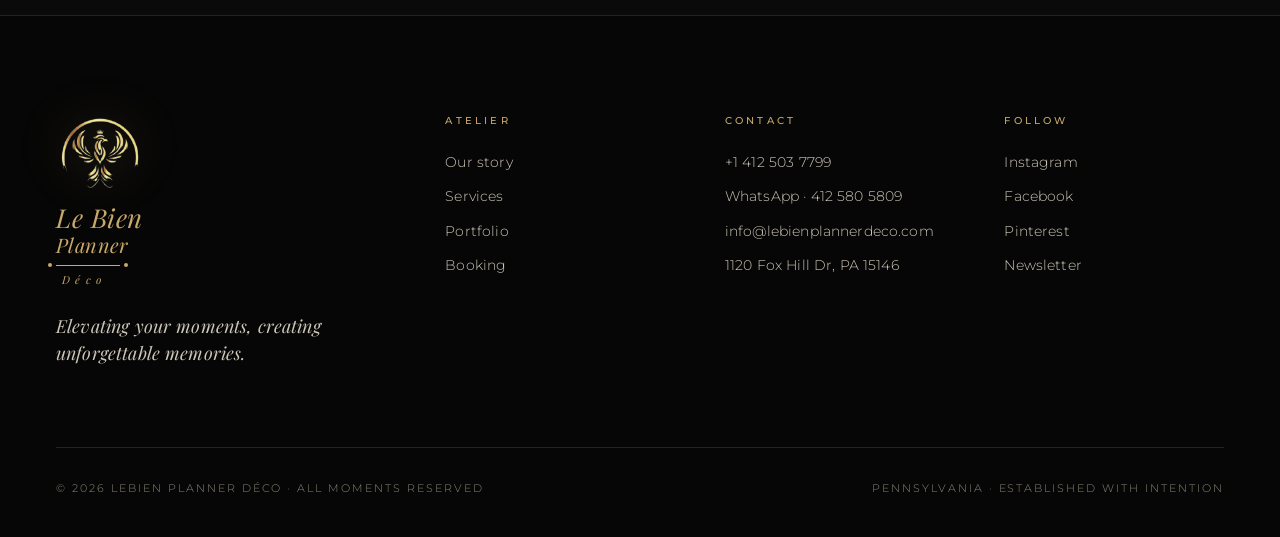
<file: contact.html>
<!doctype html>
<html lang="en">
<head>
<meta charset="utf-8">
<meta name="viewport" content="width=device-width, initial-scale=1">
<title>Contact — Le Bien Planner Déco</title>
<link rel="preconnect" href="https://fonts.googleapis.com">
<link rel="preconnect" href="https://fonts.gstatic.com" crossorigin>
<link href="https://fonts.googleapis.com/css2?family=Playfair+Display:ital,wght@0,400;0,500;1,400;1,500&family=Cormorant+Garamond:ital,wght@0,300;0,400;1,300;1,400&family=Montserrat:wght@300;400;500;600&display=swap" rel="stylesheet">
<link rel="stylesheet" href="styles.css">
<style>
.ct-hero { padding: 200px 0 60px; }
.ct-hero h1 { font-size: clamp(56px, 9vw, 130px); line-height: 0.95; letter-spacing: -0.025em; }
.ct-hero h1 em { color: var(--gold); }

.ct-grid {
  display: grid; grid-template-columns: 1fr 1fr; gap: 80px;
  padding-bottom: 100px;
}
@media (max-width:900px){ .ct-grid { grid-template-columns: 1fr; gap: 48px; } }

.ct-channels { display: flex; flex-direction: column; gap: 24px; }
.ct-row {
  display: grid; grid-template-columns: 80px 1fr auto;
  align-items: center; gap: 32px;
  padding: 28px 0;
  border-top: 1px solid var(--line);
  transition: padding-left .25s;
}
.ct-row:last-child { border-bottom: 1px solid var(--line); }
.ct-row:hover { padding-left: 8px; }
.ct-row .n { font-family: var(--display); font-style: italic; color: var(--gold); font-size: 18px; }
.ct-row .body .lbl { font-size: 10px; letter-spacing: 0.32em; text-transform: uppercase; color: var(--ivory-mute); }
.ct-row .body .val { font-family: var(--display); font-size: 26px; margin-top: 6px; color: var(--ivory); }
.ct-row .arrow { color: var(--gold); font-family: var(--display); font-style: italic; font-size: 22px; }

.ct-side { padding: 48px; background: var(--char); border: 1px solid var(--line); }
.ct-side h2 { font-family: var(--display); font-size: 36px; }
.ct-side h2 em { color: var(--gold); }
.ct-side .lead { margin-top: 18px; font-size: 17px; }

.hours { margin-top: 32px; display: grid; grid-template-columns: 1fr auto; gap: 12px 24px; }
.hours .day { font-size: 12px; letter-spacing: 0.2em; text-transform: uppercase; color: var(--ivory-mute); padding: 10px 0; border-bottom: 1px solid var(--line); }
.hours .time { font-family: var(--display); font-style: italic; color: var(--ivory); padding: 10px 0; border-bottom: 1px solid var(--line); text-align: right; }
.hours .time.closed { color: var(--ivory-mute); }

.location { background: #0c0b08; border-top: 1px solid var(--line); border-bottom: 1px solid var(--line); }
.loc-grid { display: grid; grid-template-columns: 1fr 1.4fr; gap: 80px; align-items: stretch; }
@media (max-width:900px){ .loc-grid { grid-template-columns: 1fr; } }
.loc-text h2 { font-size: clamp(40px, 5vw, 64px); line-height: 1; }
.loc-text h2 em { color: var(--gold); }
.loc-text p { margin-top: 22px; font-size: 16px; line-height: 1.7; max-width: 420px; }
.loc-text .addr {
  margin-top: 40px;
  padding: 24px 28px;
  border-left: 2px solid var(--gold);
  font-family: var(--display); font-style: italic; font-size: 22px; line-height: 1.45;
}

/* Custom 'map' — editorial line-art rendering instead of a copyrighted tile map */
.map {
  position: relative; height: 520px;
  background:
    radial-gradient(ellipse at center, rgba(200,169,106,0.10), transparent 70%),
    #0a0907;
  border: 1px solid var(--gold);
  overflow: hidden;
}
.map svg { position:absolute; inset: 0; width: 100%; height: 100%; }
.map .pin {
  position: absolute; left: 56%; top: 44%;
  width: 18px; height: 18px; border-radius: 50%;
  background: var(--gold);
  box-shadow: 0 0 0 6px rgba(200,169,106,0.20), 0 0 0 14px rgba(200,169,106,0.10);
  animation: pulse 2.4s ease-in-out infinite;
}
@keyframes pulse {
  0%, 100% { box-shadow: 0 0 0 6px rgba(200,169,106,0.20), 0 0 0 14px rgba(200,169,106,0.10); }
  50% { box-shadow: 0 0 0 10px rgba(200,169,106,0.30), 0 0 0 22px rgba(200,169,106,0.15); }
}
.map .pin-label {
  position: absolute; left: 56%; top: 44%;
  transform: translate(28px, -50%);
  font-family: var(--display); font-style: italic; color: var(--gold); font-size: 18px;
  white-space: nowrap;
}
.map-tag {
  position: absolute; bottom: 20px; left: 20px;
  font-size: 10px; letter-spacing: 0.32em; text-transform: uppercase; color: var(--ivory-mute);
}
.map-tag-right {
  position: absolute; top: 20px; right: 20px;
  font-size: 10px; letter-spacing: 0.32em; text-transform: uppercase; color: var(--gold);
  border: 1px solid var(--gold); padding: 6px 12px;
}

.social-band { padding: 80px 0; }
.social-grid { display:grid; grid-template-columns: repeat(4, 1fr); gap: 16px; }
@media (max-width:900px){ .social-grid { grid-template-columns: 1fr 1fr; } }
.social-card {
  padding: 32px; border: 1px solid var(--line); background: var(--char);
  display:flex; flex-direction: column; gap: 16px; transition: all .25s;
}
.social-card:hover { border-color: var(--gold); background: #14110a; }
.social-card .ic { font-family: var(--display); font-style: italic; font-size: 32px; color: var(--gold); }
.social-card h4 { font-family: var(--display); font-size: 22px; }
.social-card p { font-size: 13px; color: var(--ivory-dim); }
.social-card .handle { font-size: 11px; letter-spacing: 0.28em; text-transform: uppercase; color: var(--gold); margin-top: auto; }

/* ── CONTACT — Mobile overrides ── */
@media (max-width: 767px) {
  /* Hero */
  .ct-hero { padding: 96px 0 40px; }
  .ct-hero h1 { font-size: clamp(36px, 10vw, 80px); }
  /* Contact grid — reduce bottom padding */
  .ct-grid { padding-bottom: 64px; }
  /* Contact rows — fix overflow on long email addresses */
  .ct-row { grid-template-columns: 48px 1fr auto; gap: 12px; padding: 20px 0; }
  .ct-row .n { font-size: 14px; }
  .ct-row .body .val { font-size: 18px; word-break: break-all; }
  .ct-row .body .lbl { font-size: 9px; }
  .ct-row .arrow { font-size: 18px; }
  /* Studio hours sidebar */
  .ct-side { padding: 32px 24px; }
  .ct-side h2 { font-size: 28px; }
  .hours .day, .hours .time { font-size: 11px; }
  /* Location */
  .loc-text h2 { font-size: clamp(28px, 7.5vw, 52px); }
  .loc-text .addr { font-size: 18px; padding: 18px 20px; }
  .map { height: 320px; }
  .map .pin-label { font-size: 14px; }
  .map-tag, .map-tag-right { font-size: 9px; }
  /* Social cards */
  .social-card { padding: 24px 20px; }
  .social-card h4 { font-size: 18px; }
}

@media (max-width: 479px) {
  .ct-hero { padding: 80px 0 32px; }
  .ct-hero h1 { font-size: clamp(30px, 9vw, 56px); }
  /* Stack contact row to avoid email overflow */
  .ct-row { grid-template-columns: 36px 1fr; gap: 10px; padding: 16px 0; }
  .ct-row .arrow { display: none; }
  .ct-row .n { font-size: 12px; }
  .ct-row .body .val { font-size: 15px; }
  .ct-row .body .lbl { font-size: 8px; }
  /* Studio hours */
  .ct-side { padding: 24px 18px; }
  .ct-side h2 { font-size: 22px; }
  .ct-side .lead { font-size: 15px; }
  /* Location */
  .loc-text h2 { font-size: clamp(24px, 7.5vw, 44px); }
  .loc-text .addr { font-size: 16px; padding: 14px 16px; }
  .map { height: 260px; }
  /* Location buttons */
  .loc-text > div { flex-direction: column; }
  .loc-text > div .btn { width: 100%; justify-content: center; }
  /* Social grid */
  .social-grid { grid-template-columns: 1fr; }
  .social-card { padding: 20px 16px; }
  .social-card h4 { font-size: 16px; }
}
</style>
</head>
<body>
<div id="nav-host" data-active="contact"></div>

<section class="ct-hero" data-screen-label="01 Contact — Hero">
  <div class="grid-bg"></div>
  <div class="wrap reveal">
    <div class="section-tag">Contact the atelier</div>
    <h1 style="margin-top:28px">Where <em>elegance</em><br>meets <em>celebration.</em></h1>
    <p class="lead" style="margin-top:24px;max-width:600px">By telephone, in writing, or in person at the studio. Choose the channel that suits the conversation.</p>
  </div>
</section>

<section style="padding-top:40px" data-screen-label="02 Contact — Channels">
  <div class="wrap">
    <div class="ct-grid">
      <div class="ct-channels reveal">
        <div class="section-tag">Direct channels</div>
        <a class="ct-row" href="tel:+14125037799">
          <span class="n">— 01</span>
          <div class="body"><div class="lbl">Telephone · Infoline</div><div class="val">+1 412 503 7799</div></div>
          <span class="arrow">→</span>
        </a>
        <a class="ct-row" href="https://wa.me/14125805809">
          <span class="n">— 02</span>
          <div class="body"><div class="lbl">WhatsApp</div><div class="val">+1 412 580 5809</div></div>
          <span class="arrow">→</span>
        </a>
        <a class="ct-row" href="mailto:info@lebienplannerdeco.com">
          <span class="n">— 03</span>
          <div class="body"><div class="lbl">Email</div><div class="val">info@lebienplannerdeco.com</div></div>
          <span class="arrow">→</span>
        </a>
        <a class="ct-row" href="https://lebienplannerdeco.com">
          <span class="n">— 04</span>
          <div class="body"><div class="lbl">Website</div><div class="val">lebienplannerdeco.com</div></div>
          <span class="arrow">→</span>
        </a>
        <a class="ct-row" href="booking.html">
          <span class="n">— 05</span>
          <div class="body"><div class="lbl">Studio visit</div><div class="val">By appointment only</div></div>
          <span class="arrow">→</span>
        </a>
      </div>

      <aside class="ct-side reveal d2">
        <div class="section-tag">Studio hours</div>
        <h2 style="margin-top:16px">A <em>quiet</em> way to begin.</h2>
        <p class="lead">The studio receives clients by appointment only. The Pennsylvania atelier is open from Tuesday through Saturday.</p>

        <div class="hours">
          <div class="day">Monday</div><div class="time closed">By appointment</div>
          <div class="day">Tuesday</div><div class="time">10 — 18h</div>
          <div class="day">Wednesday</div><div class="time">10 — 18h</div>
          <div class="day">Thursday</div><div class="time">10 — 19h</div>
          <div class="day">Friday</div><div class="time">10 — 19h</div>
          <div class="day">Saturday</div><div class="time">By appointment</div>
          <div class="day">Sunday</div><div class="time closed">Closed</div>
        </div>

        <a href="booking.html" class="btn btn-gold" style="margin-top:32px">Schedule a visit <span class="arrow">→</span></a>
      </aside>
    </div>
  </div>
</section>

<section class="location" data-screen-label="03 Contact — Location">
  <div class="wrap">
    <div class="loc-grid">
      <div class="loc-text reveal">
        <div class="section-tag">The studio</div>
        <h2 style="margin-top:24px">Fox Hill, <em>Pennsylvania.</em></h2>
        <p>The atelier sits at the edge of Monroeville, a fifteen-minute drive from downtown Pittsburgh. Clients are received by appointment in a quiet, west-facing room.</p>
        <div class="addr">
          Le Bien Planner Déco<br>
          1120 Fox Hill Dr<br>
          Pennsylvania, 15146<br>
          United States
        </div>
        <div style="margin-top:32px; display:flex; gap:12px; flex-wrap:wrap">
          <a class="btn btn-ghost" href="https://maps.google.com/?q=1120+Fox+Hill+Dr+PA+15146">Open in Maps <span class="arrow">→</span></a>
          <a class="btn btn-ghost" href="booking.html">Schedule a visit</a>
        </div>
      </div>

      <div class="map reveal d2" aria-label="Map of Fox Hill, Pennsylvania">
        <svg viewBox="0 0 600 520" preserveAspectRatio="none">
          <!-- editorial road lines, original drawing -->
          <g fill="none" stroke="rgba(200,169,106,0.18)" stroke-width="1">
            <path d="M0,180 C140,160 260,260 420,200 L600,180"/>
            <path d="M0,260 C160,300 260,200 380,300 L600,280"/>
            <path d="M0,360 C140,330 280,400 420,340 L600,360"/>
            <path d="M120,0 C140,140 80,260 160,400 L180,520"/>
            <path d="M320,0 C300,120 360,260 320,400 L340,520"/>
            <path d="M460,0 C480,140 420,300 480,440 L500,520"/>
          </g>
          <g fill="none" stroke="rgba(200,169,106,0.08)" stroke-width="0.5">
            <path d="M0,60 L600,60"/><path d="M0,460 L600,460"/>
            <path d="M60,0 L60,520"/><path d="M540,0 L540,520"/>
          </g>
          <!-- water -->
          <g fill="rgba(200,169,106,0.04)">
            <path d="M0,440 C140,460 320,420 500,460 L600,460 L600,520 L0,520 Z"/>
          </g>
        </svg>
        <div class="pin"></div>
        <div class="pin-label">— Le Bien atelier</div>
        <div class="map-tag">Fox Hill Dr · Monroeville · PA 15146</div>
        <div class="map-tag-right">40.4203° N, 79.7889° W</div>
      </div>
    </div>
  </div>
</section>

<section class="social-band" data-screen-label="04 Contact — Social">
  <div class="wrap">
    <div class="section-tag reveal">Stay close</div>
    <h2 class="reveal" style="margin-top:24px; font-size: clamp(36px, 4vw, 56px); margin-bottom: 48px;">Follow the atelier <em style="color:var(--gold)">across the week.</em></h2>

    <div class="social-grid reveal d2">
      <a class="social-card" href="#">
        <span class="ic">Ⓘ</span>
        <h4>Instagram</h4>
        <p>A daily diary of work in progress, partner moments and small details.</p>
        <span class="handle">@lebienplannerdeco</span>
      </a>
      <a class="social-card" href="#">
        <span class="ic">Ⓕ</span>
        <h4>Facebook</h4>
        <p>Long-form posts, recent celebrations, and reviews from past clients.</p>
        <span class="handle">/lebienplannerdeco</span>
      </a>
      <a class="social-card" href="#">
        <span class="ic">℗</span>
        <h4>Pinterest</h4>
        <p>Mood boards, palette studies and the references behind our compositions.</p>
        <span class="handle">/lebienatelier</span>
      </a>
      <a class="social-card" href="mailto:info@lebienplannerdeco.com">
        <span class="ic">✦</span>
        <h4>Newsletter</h4>
        <p>A monthly letter — one event, one essay, one favourite detail of the month.</p>
        <span class="handle">Subscribe →</span>
      </a>
    </div>
  </div>
</section>

<div id="footer-host"></div>
<script src="image-slot.js"></script>
<script src="partials.js"></script>
</body>
</html>
</file>
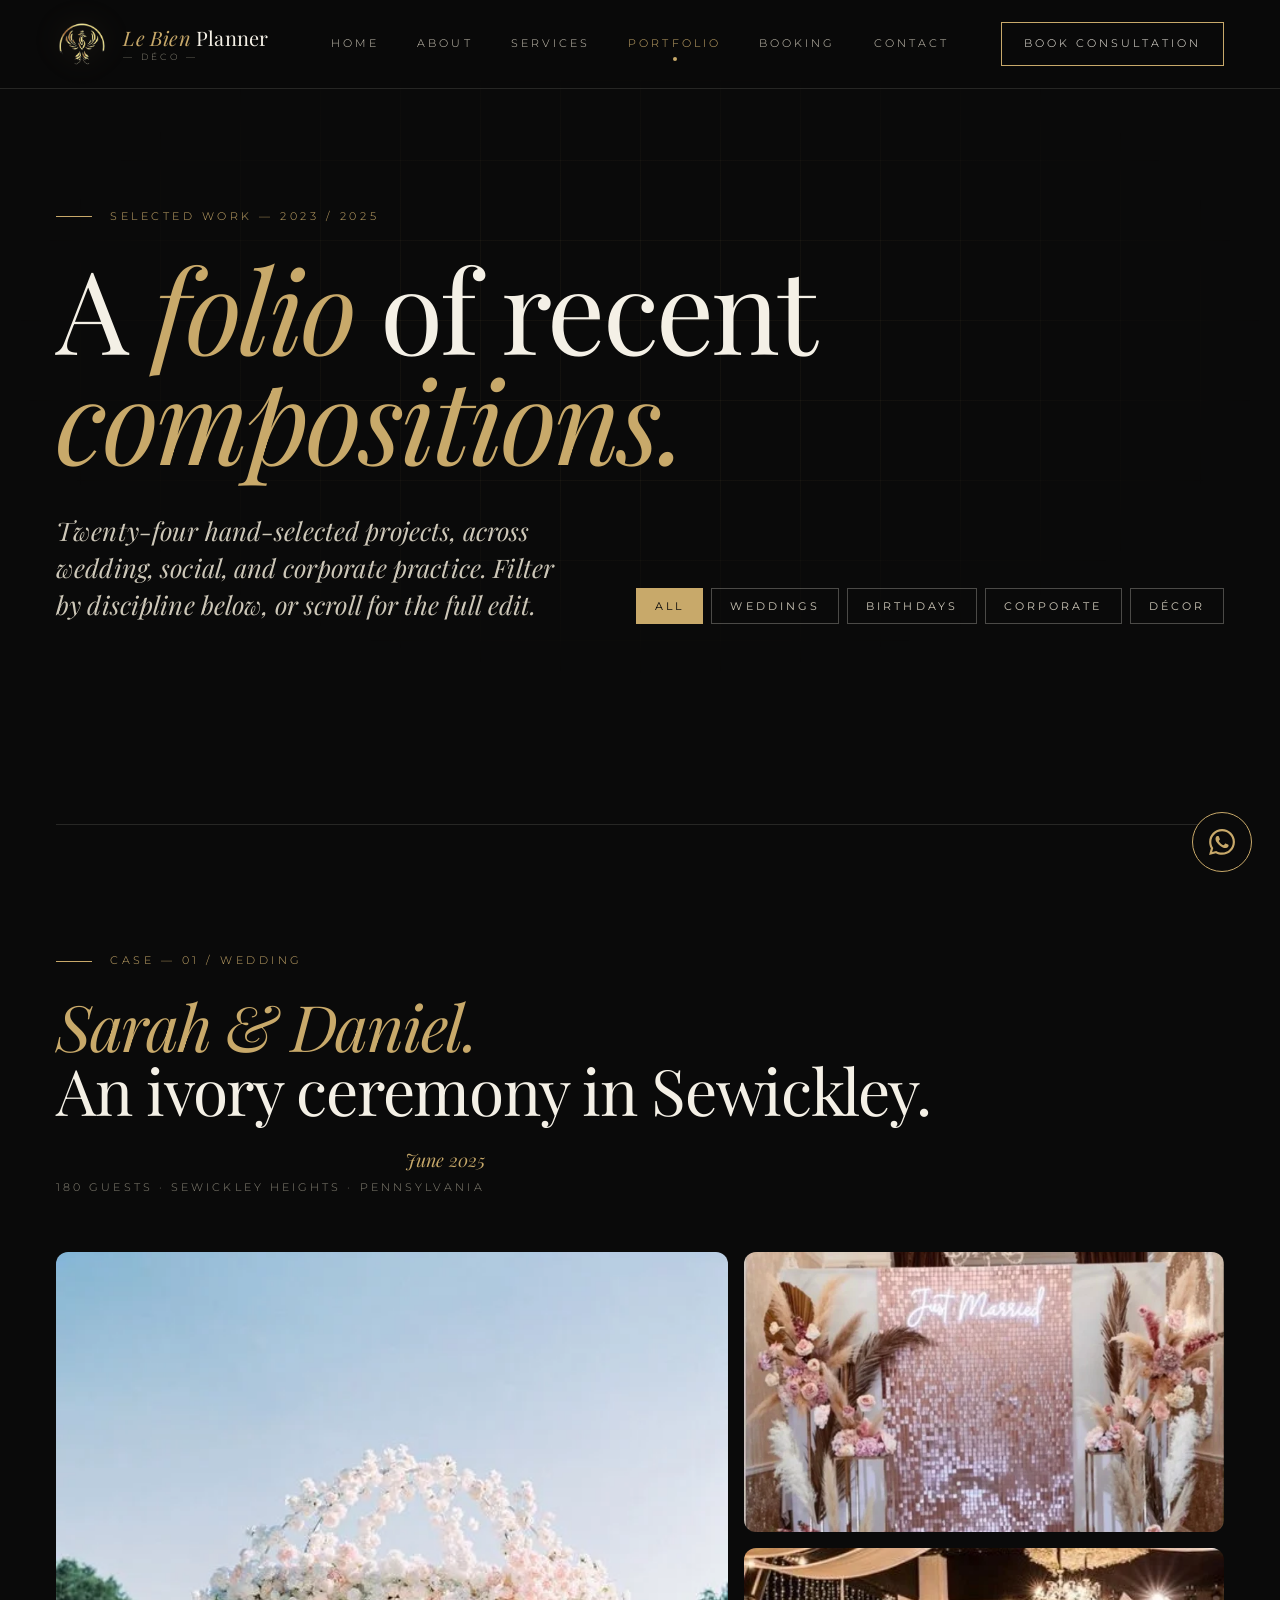
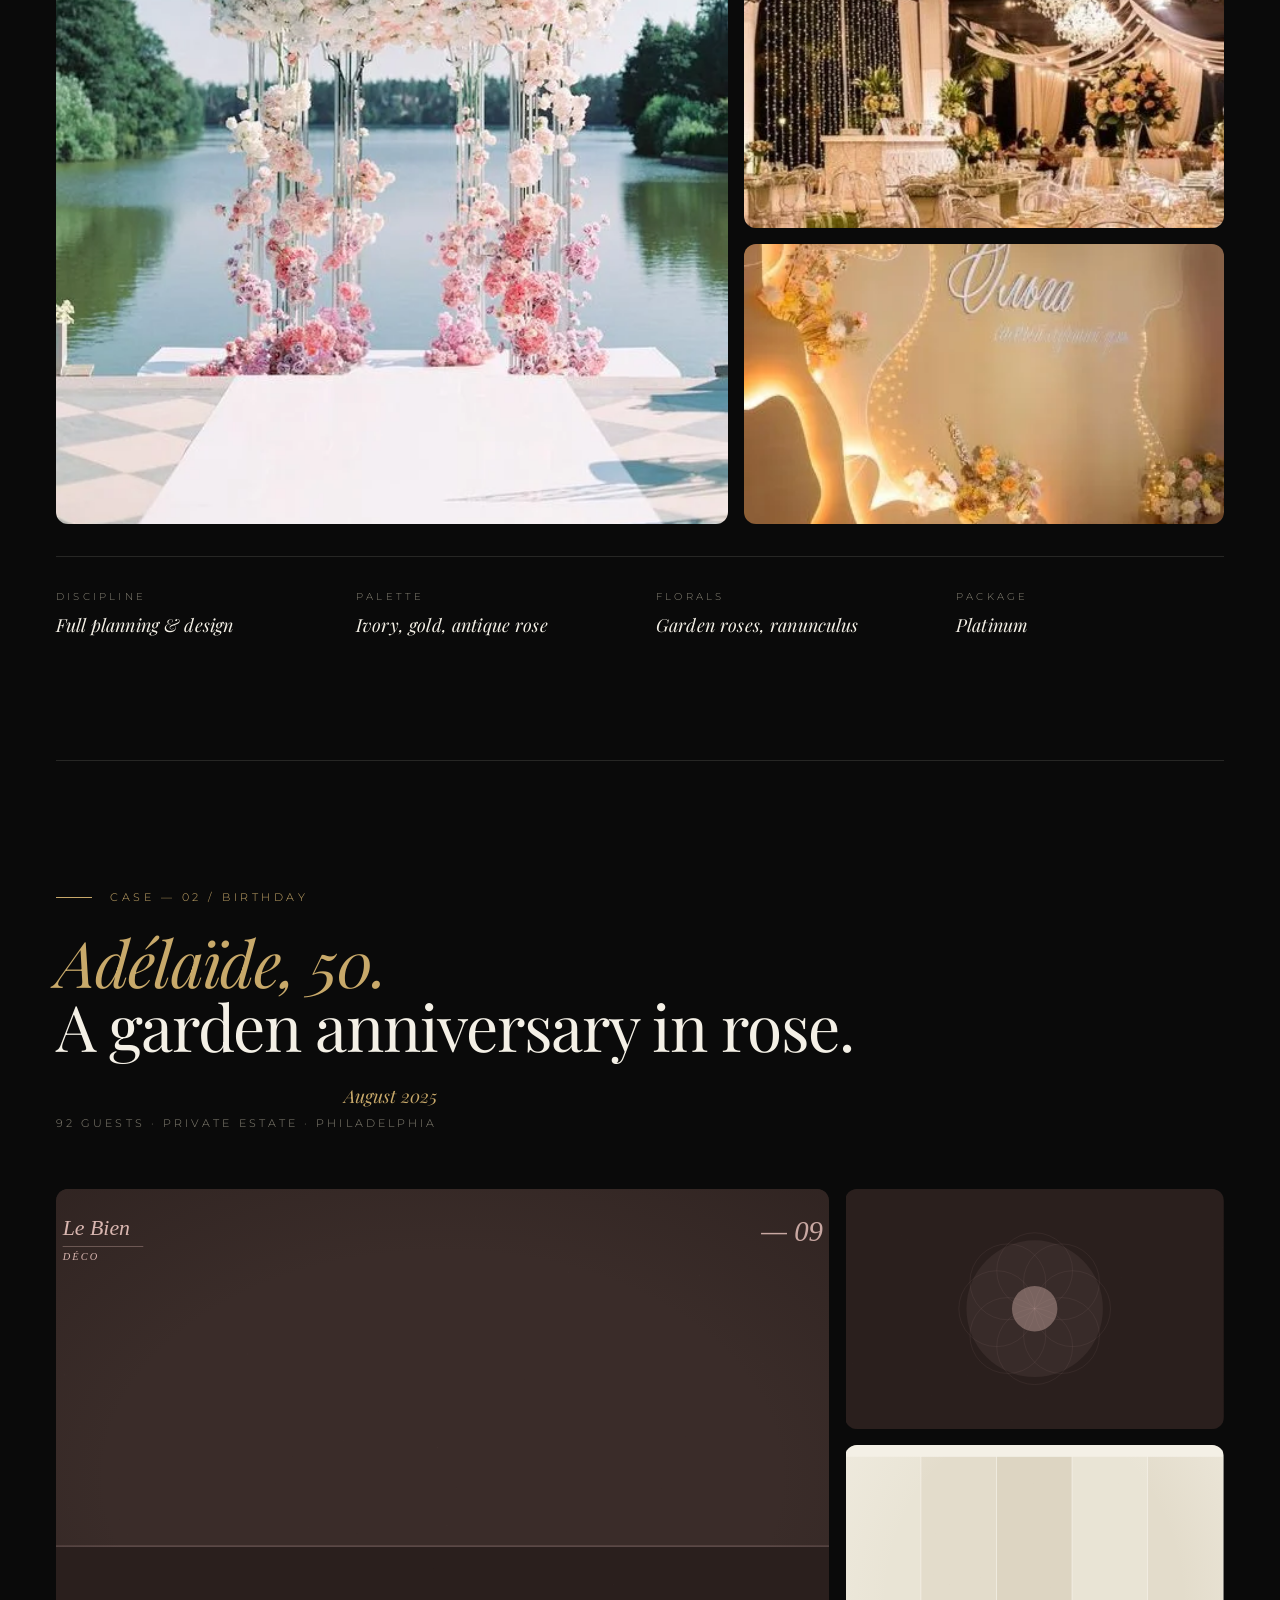
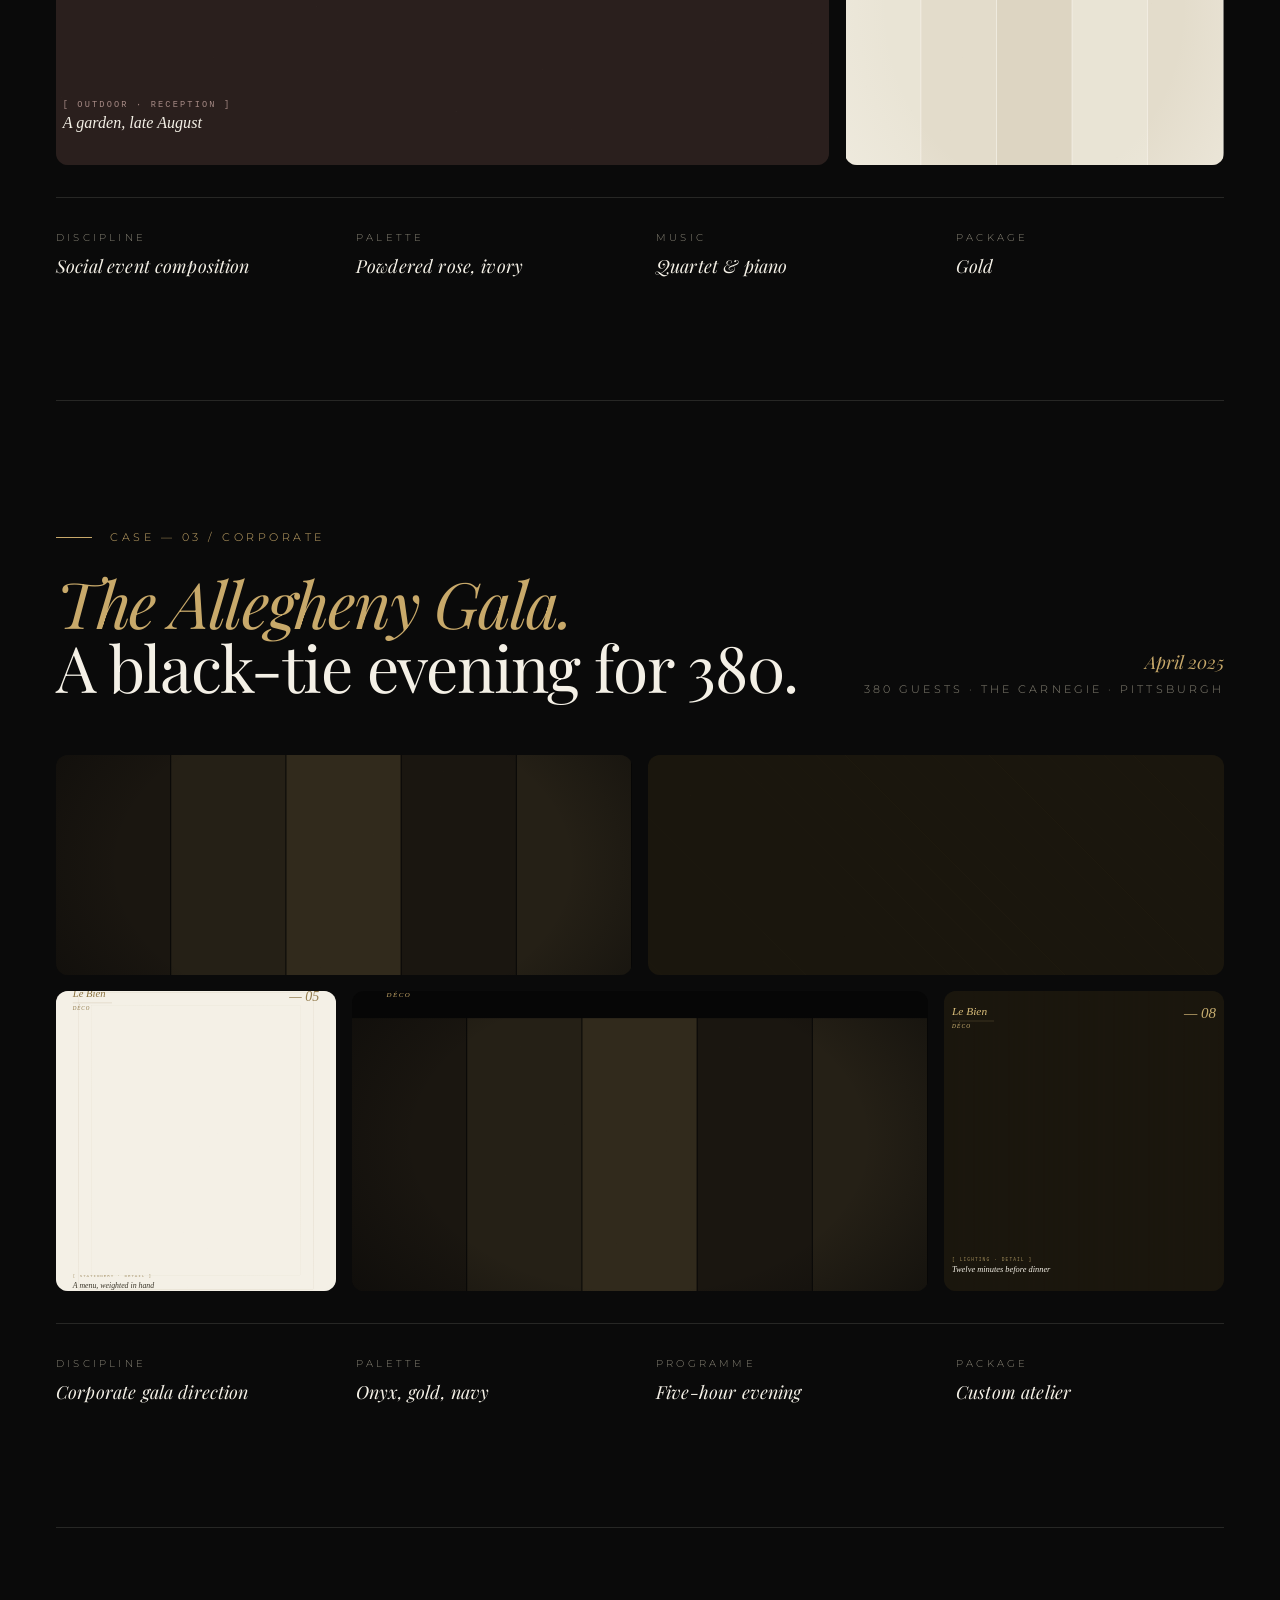
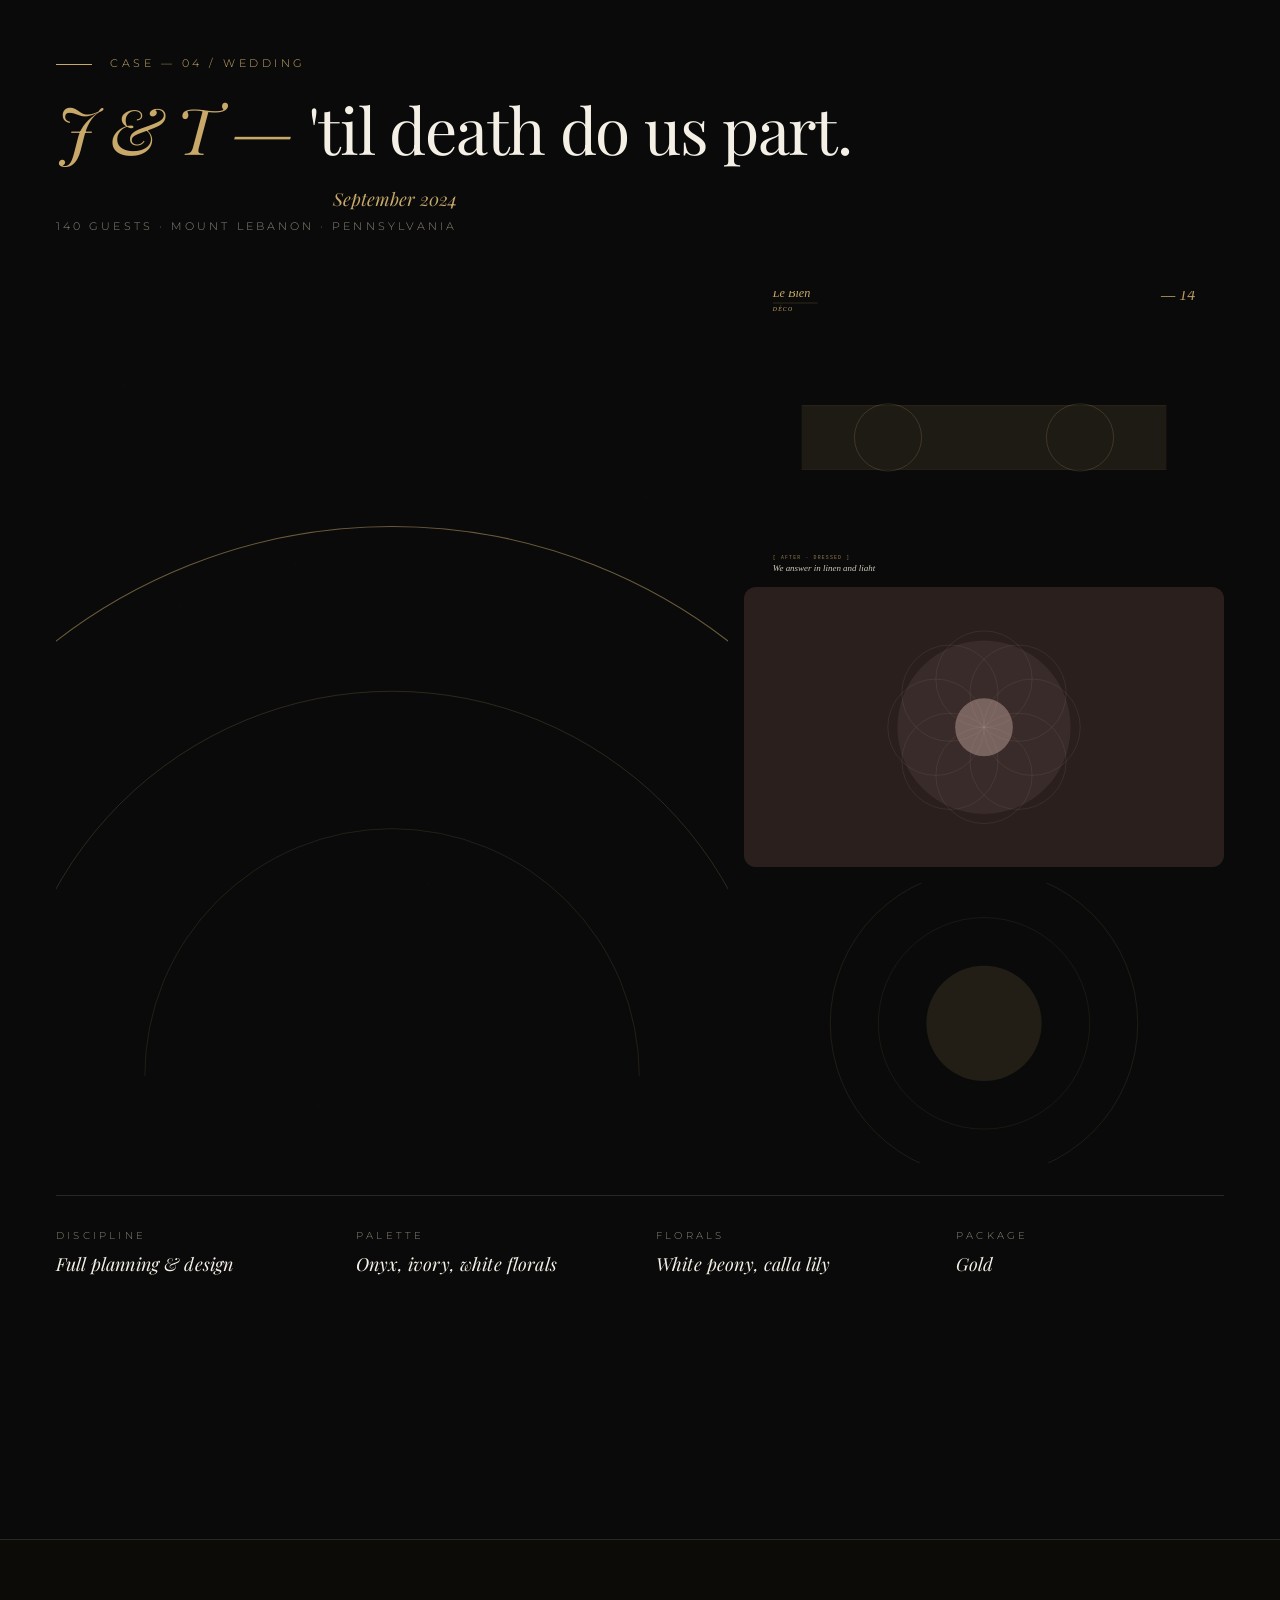
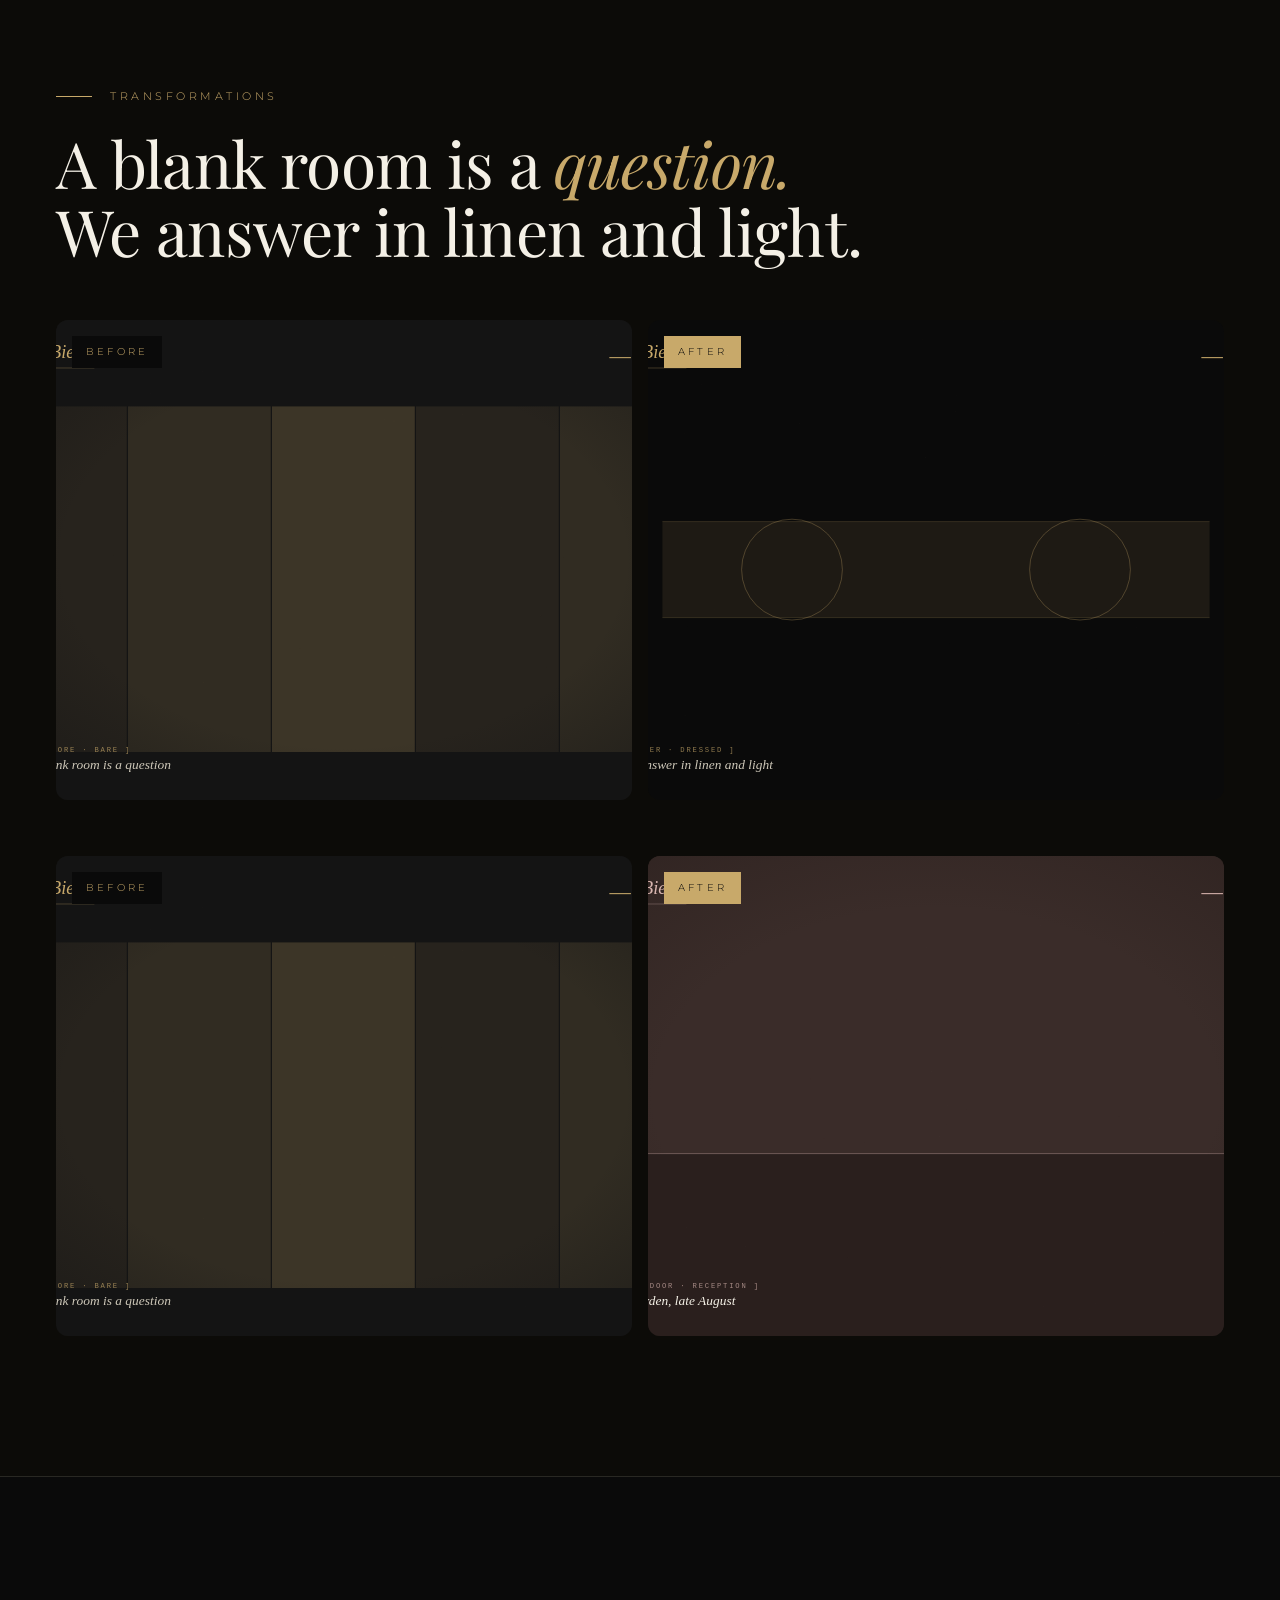
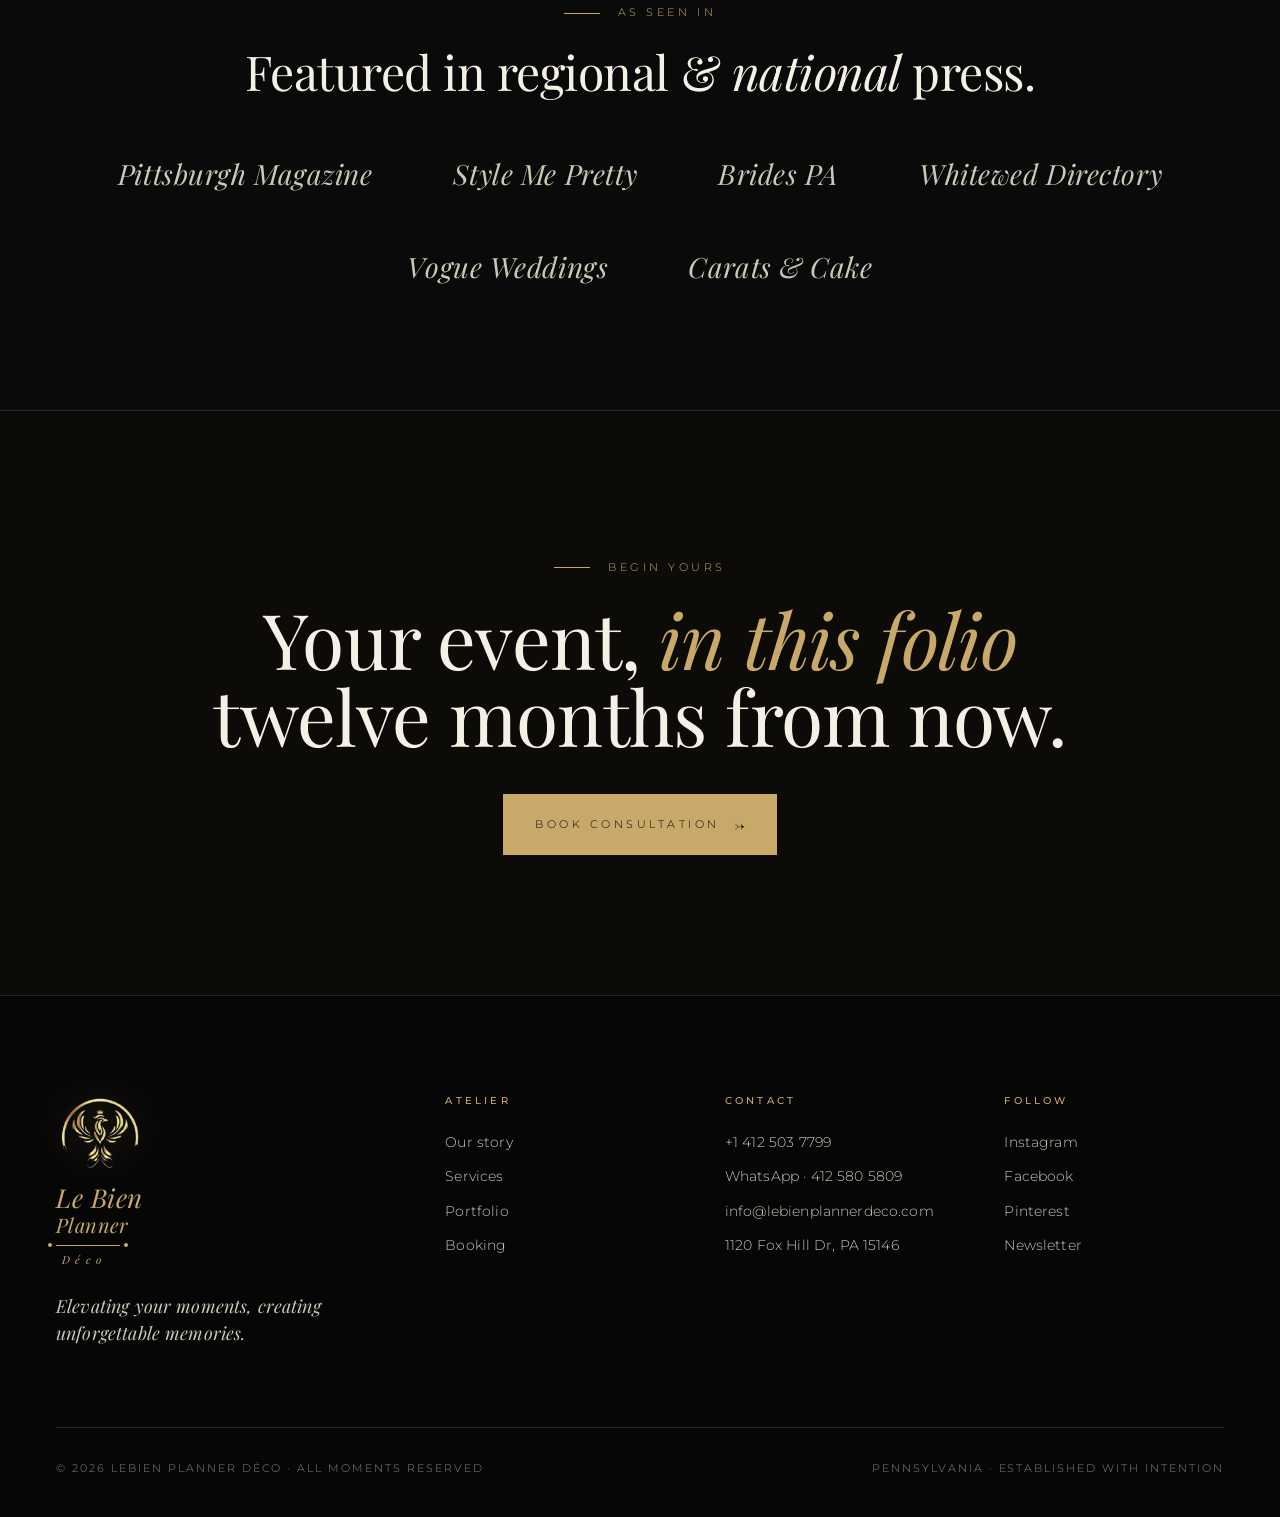
<file: portfolio.html>
<!doctype html>
<html lang="en">
<head>
<meta charset="utf-8">
<meta name="viewport" content="width=device-width, initial-scale=1">
<title>Portfolio — Le Bien Planner Déco</title>
<link rel="preconnect" href="https://fonts.googleapis.com">
<link rel="preconnect" href="https://fonts.gstatic.com" crossorigin>
<link href="https://fonts.googleapis.com/css2?family=Playfair+Display:ital,wght@0,400;0,500;1,400;1,500&family=Cormorant+Garamond:ital,wght@0,300;0,400;1,300;1,400&family=Montserrat:wght@300;400;500;600&display=swap" rel="stylesheet">
<link rel="stylesheet" href="styles.css">
<style>
.pf-hero { padding: 200px 0 60px; }
.pf-hero h1 { font-size: clamp(56px, 9vw, 130px); line-height: 0.95; letter-spacing: -0.025em; }
.pf-hero h1 em { color: var(--gold); }
.pf-hero-row { display:flex; justify-content: space-between; align-items: flex-end; flex-wrap: wrap; gap: 24px; margin-top: 40px; }

.filters { display: flex; gap: 8px; flex-wrap: wrap; }
.filter-btn {
  font-size: 11px; letter-spacing: 0.28em; text-transform: uppercase;
  padding: 10px 18px; background: transparent; color: var(--ivory-dim);
  border: 1px solid var(--line-strong); cursor: pointer; transition: all .25s;
  font-family: var(--sans);
}
.filter-btn.on, .filter-btn:hover { background: var(--gold); color: var(--ink); border-color: var(--gold); }

.case {
  padding: 120px 0; border-top: 1px solid var(--line);
}
.case-head { display:flex; justify-content: space-between; align-items: flex-end; gap: 24px; flex-wrap: wrap; margin-bottom: 56px; }
.case-head h2 { font-family: var(--display); font-size: clamp(40px, 5vw, 72px); line-height: 1; letter-spacing: -0.02em; }
.case-head h2 em { color: var(--gold); }
.case-meta { text-align: right; font-size: 11px; letter-spacing: 0.28em; text-transform: uppercase; color: var(--ivory-mute); }
.case-meta .v { color: var(--gold); display:block; font-family: var(--display); font-style: italic; font-size: 18px; letter-spacing: 0; text-transform: none; margin-bottom: 4px; }

.case-1-grid {
  display: grid; grid-template-columns: 1.4fr 1fr; gap: 16px;
  grid-template-rows: 280px 280px 280px;
}
.case-1-grid .a { grid-row: 1 / 4; }
.case-1-grid .b, .case-1-grid .c, .case-1-grid .d { grid-row: span 1; }
@media (max-width:900px){
  .case-1-grid { grid-template-columns: 1fr; grid-template-rows: repeat(4, 240px); }
  .case-1-grid > * { grid-row: auto !important; }
}

.case-2-grid {
  display: grid; grid-template-columns: 1fr 1fr 1fr; gap: 16px;
  grid-template-rows: 240px 320px;
}
.case-2-grid .a { grid-column: 1 / 3; grid-row: 1 / 3; }
.case-2-grid .b { grid-column: 3; grid-row: 1; }
.case-2-grid .c { grid-column: 3; grid-row: 2; }
@media (max-width:900px){
  .case-2-grid { grid-template-columns: 1fr; grid-template-rows: repeat(3, 240px); }
  .case-2-grid > * { grid-column: auto !important; grid-row: auto !important; }
}

.case-3-grid {
  display: grid; grid-template-columns: repeat(4, 1fr); gap: 16px;
  grid-template-rows: 220px 300px;
}
.case-3-grid .a { grid-column: 1 / 3; grid-row: 1; }
.case-3-grid .b { grid-column: 3 / 5; grid-row: 1; }
.case-3-grid .c { grid-column: 1 / 2; grid-row: 2; }
.case-3-grid .d { grid-column: 2 / 4; grid-row: 2; }
.case-3-grid .e { grid-column: 4 / 5; grid-row: 2; }
@media (max-width:900px){
  .case-3-grid { grid-template-columns: 1fr 1fr; grid-template-rows: repeat(3, 200px); }
  .case-3-grid > * { grid-column: auto !important; grid-row: auto !important; }
}

.case-note {
  margin-top: 32px;
  display:grid; grid-template-columns: 1fr 1fr 1fr 1fr; gap: 32px;
  padding-top: 32px; border-top: 1px solid var(--line);
}
@media (max-width:900px){ .case-note { grid-template-columns: 1fr 1fr; } }
.case-note .k { font-size: 10px; letter-spacing: 0.32em; text-transform: uppercase; color: var(--ivory-mute); margin-bottom: 6px; }
.case-note .v2 { font-family: var(--display); font-size: 18px; color: var(--ivory); font-style: italic; }

.before-after {
  background: #0c0b08; border-top: 1px solid var(--line); border-bottom: 1px solid var(--line);
}
.ba-head h2 { font-size: clamp(40px, 5vw, 64px); }
.ba-head h2 em { color: var(--gold); }
.ba-grid { display: grid; grid-template-columns: 1fr 1fr; gap: 16px; margin-top: 56px; }
@media (max-width:900px){ .ba-grid{ grid-template-columns:1fr; } }
.ba-card { position: relative; height: 480px; }
.ba-card .tag {
  position: absolute; top: 16px; left: 16px;
  background: var(--ink); color: var(--gold);
  font-size: 10px; letter-spacing: 0.32em; text-transform: uppercase;
  padding: 8px 14px; z-index: 3;
}

.press { padding: 120px 0; text-align:center; }
.press h2 { font-size: clamp(32px, 4vw, 48px); }
.press-row {
  margin-top: 56px; display:flex; justify-content: center; flex-wrap: wrap; gap: 48px 80px;
  font-family: var(--display); font-style: italic; font-size: 28px; color: var(--ivory-dim);
}
.press-row span { letter-spacing: 0.02em; }

/* ── PORTFOLIO — Mobile overrides ── */
@media (max-width: 767px) {
  /* Hero */
  .pf-hero { padding: 96px 0 40px; }
  .pf-hero h1 { font-size: clamp(36px, 10vw, 80px); }
  .pf-hero .lead { font-size: 17px; }
  /* Filters — 44px touch target */
  .filter-btn { padding: 9px 14px; font-size: 10px; min-height: 44px; display: inline-flex; align-items: center; }
  /* Case studies */
  .case { padding: 72px 0; }
  .case-head { margin-bottom: 36px; }
  .case-head h2 { font-size: clamp(26px, 7vw, 52px); }
  .case-meta { text-align: left; margin-top: 12px; }
  .case-note { grid-template-columns: 1fr 1fr; gap: 20px; padding-top: 20px; }
  .case-note .v2 { font-size: 16px; }
  /* Before/after */
  .ba-card { height: 300px; }
  .ba-head h2 { font-size: clamp(28px, 7.5vw, 52px); }
  /* Press */
  .press h2 { font-size: clamp(22px, 5.5vw, 40px); }
  .press-row { font-size: 20px; gap: 20px 36px; margin-top: 36px; }
}

@media (max-width: 479px) {
  .pf-hero { padding: 80px 0 32px; }
  .pf-hero h1 { font-size: clamp(30px, 9vw, 56px); }
  .filters { gap: 6px; }
  .filter-btn { padding: 8px 12px; font-size: 9px; letter-spacing: 0.22em; min-height: 40px; }
  .case { padding: 48px 0; }
  .case-head { flex-direction: column; align-items: flex-start; }
  .case-head h2 { font-size: clamp(22px, 7vw, 44px); }
  .case-1-grid { grid-template-rows: repeat(4, 180px); }
  .case-2-grid { grid-template-rows: repeat(3, 180px); }
  .case-3-grid { grid-template-columns: 1fr 1fr; grid-template-rows: repeat(3, 160px); }
  .case-note { grid-template-columns: 1fr; gap: 12px; }
  .case-note .v2 { font-size: 15px; }
  .ba-card { height: 220px; }
  .press h2 { font-size: clamp(18px, 5vw, 32px); }
  .press-row { font-size: 15px; gap: 12px 20px; }
}
</style>
</head>
<body>
<div id="nav-host" data-active="portfolio"></div>

<section class="pf-hero" data-screen-label="01 Portfolio — Hero">
  <div class="grid-bg"></div>
  <div class="wrap reveal">
    <div class="section-tag">Selected work — 2023 / 2025</div>
    <h1 style="margin-top:28px">A <em>folio</em> of recent <em>compositions.</em></h1>
    <div class="pf-hero-row">
      <p class="lead" style="max-width:520px;margin:0">Twenty-four hand-selected projects, across wedding, social, and corporate practice. Filter by discipline below, or scroll for the full edit.</p>
      <div class="filters">
        <button class="filter-btn on">All</button>
        <button class="filter-btn">Weddings</button>
        <button class="filter-btn">Birthdays</button>
        <button class="filter-btn">Corporate</button>
        <button class="filter-btn">Décor</button>
      </div>
    </div>
  </div>
</section>

<section data-screen-label="02 Portfolio — Case 01">
  <div class="wrap">
    <article class="case">
      <div class="case-head reveal">
        <div>
          <div class="section-tag">Case — 01 / Wedding</div>
          <h2 style="margin-top:24px"><em>Sarah &amp; Daniel.</em><br>An ivory ceremony in Sewickley.</h2>
        </div>
        <div class="case-meta">
          <span class="v">June 2025</span>
          <div>180 guests · Sewickley Heights · Pennsylvania</div>
        </div>
      </div>

      <div class="case-1-grid reveal d2">
        <image-slot id="pf-01-a" src="img/01-aisle.svg" class="a" placeholder="Aisle wide — ivory & gold ceremony" style="width:100%;height:100%;"></image-slot>
        <image-slot id="pf-01-b" src="img/02-tablescape.svg" class="b" placeholder="Tablescape" style="width:100%;height:100%;"></image-slot>
        <image-slot id="pf-01-c" src="img/07-couple.svg" class="c" placeholder="Couple portrait" style="width:100%;height:100%;"></image-slot>
        <image-slot id="pf-01-d" src="img/05-stationery.svg" class="d" placeholder="Detail — calligraphy" style="width:100%;height:100%;"></image-slot>
      </div>

      <div class="case-note">
        <div><div class="k">Discipline</div><div class="v2">Full planning &amp; design</div></div>
        <div><div class="k">Palette</div><div class="v2">Ivory, gold, antique rose</div></div>
        <div><div class="k">Florals</div><div class="v2">Garden roses, ranunculus</div></div>
        <div><div class="k">Package</div><div class="v2">Platinum</div></div>
      </div>
    </article>

    <article class="case">
      <div class="case-head reveal">
        <div>
          <div class="section-tag">Case — 02 / Birthday</div>
          <h2 style="margin-top:24px"><em>Adélaïde, 50.</em><br>A garden anniversary in rose.</h2>
        </div>
        <div class="case-meta">
          <span class="v">August 2025</span>
          <div>92 guests · Private estate · Philadelphia</div>
        </div>
      </div>

      <div class="case-2-grid reveal d2">
        <image-slot id="pf-02-a" src="img/09-garden.svg" class="a" placeholder="Garden tablescape wide" style="width:100%;height:100%;"></image-slot>
        <image-slot id="pf-02-b" src="img/03-florals.svg" class="b" placeholder="Floral close-up" style="width:100%;height:100%;"></image-slot>
        <image-slot id="pf-02-c" src="img/10-cake.svg" class="c" placeholder="Cake moment" style="width:100%;height:100%;"></image-slot>
      </div>

      <div class="case-note">
        <div><div class="k">Discipline</div><div class="v2">Social event composition</div></div>
        <div><div class="k">Palette</div><div class="v2">Powdered rose, ivory</div></div>
        <div><div class="k">Music</div><div class="v2">Quartet &amp; piano</div></div>
        <div><div class="k">Package</div><div class="v2">Gold</div></div>
      </div>
    </article>

    <article class="case">
      <div class="case-head reveal">
        <div>
          <div class="section-tag">Case — 03 / Corporate</div>
          <h2 style="margin-top:24px"><em>The Allegheny Gala.</em><br>A black-tie evening for 380.</h2>
        </div>
        <div class="case-meta">
          <span class="v">April 2025</span>
          <div>380 guests · The Carnegie · Pittsburgh</div>
        </div>
      </div>

      <div class="case-3-grid reveal d2">
        <image-slot id="pf-03-a" src="img/04-stage.svg" class="a" placeholder="Stage architecture" style="width:100%;height:100%;"></image-slot>
        <image-slot id="pf-03-b" src="img/06-ballroom.svg" class="b" placeholder="Reception ballroom" style="width:100%;height:100%;"></image-slot>
        <image-slot id="pf-03-c" src="img/05-stationery.svg" class="c" placeholder="Place setting" style="width:100%;height:100%;"></image-slot>
        <image-slot id="pf-03-d" src="img/04-stage.svg" class="d" placeholder="Performance moment" style="width:100%;height:100%;"></image-slot>
        <image-slot id="pf-03-e" src="img/08-candle.svg" class="e" placeholder="Welcome detail" style="width:100%;height:100%;"></image-slot>
      </div>

      <div class="case-note">
        <div><div class="k">Discipline</div><div class="v2">Corporate gala direction</div></div>
        <div><div class="k">Palette</div><div class="v2">Onyx, gold, navy</div></div>
        <div><div class="k">Programme</div><div class="v2">Five-hour evening</div></div>
        <div><div class="k">Package</div><div class="v2">Custom atelier</div></div>
      </div>
    </article>

    <article class="case">
      <div class="case-head reveal">
        <div>
          <div class="section-tag">Case — 04 / Wedding</div>
          <h2 style="margin-top:24px"><em>J &amp; T —</em> 'til death do us part.</h2>
        </div>
        <div class="case-meta">
          <span class="v">September 2024</span>
          <div>140 guests · Mount Lebanon · Pennsylvania</div>
        </div>
      </div>

      <div class="case-1-grid reveal d2">
        <image-slot id="pf-04-a" src="img/16-wedding-2.svg" class="a" placeholder="Black & white ceremony backdrop" style="width:100%;height:100%;"></image-slot>
        <image-slot id="pf-04-b" src="img/14-dressed.svg" class="b" placeholder="Bride &amp; groom chair décor" style="width:100%;height:100%;"></image-slot>
        <image-slot id="pf-04-c" src="img/03-florals.svg" class="c" placeholder="Floral arch detail" style="width:100%;height:100%;"></image-slot>
        <image-slot id="pf-04-d" src="img/07-couple.svg" class="d" placeholder="First dance" style="width:100%;height:100%;"></image-slot>
      </div>

      <div class="case-note">
        <div><div class="k">Discipline</div><div class="v2">Full planning &amp; design</div></div>
        <div><div class="k">Palette</div><div class="v2">Onyx, ivory, white florals</div></div>
        <div><div class="k">Florals</div><div class="v2">White peony, calla lily</div></div>
        <div><div class="k">Package</div><div class="v2">Gold</div></div>
      </div>
    </article>
  </div>
</section>

<section class="before-after" data-screen-label="03 Portfolio — Transformations">
  <div class="wrap">
    <div class="ba-head reveal">
      <div class="section-tag">Transformations</div>
      <h2 style="margin-top:24px">A blank room is a <em>question.</em><br>We answer in linen and light.</h2>
    </div>

    <div class="ba-grid reveal d2">
      <div class="ba-card">
        <span class="tag">Before</span>
        <image-slot id="ba-1a" src="img/13-empty.svg" placeholder="Empty ballroom — neutral, fluorescent" style="width:100%;height:100%;"></image-slot>
      </div>
      <div class="ba-card">
        <span class="tag" style="color:var(--ink);background:var(--gold);">After</span>
        <image-slot id="ba-1b" src="img/14-dressed.svg" placeholder="Same ballroom — dressed, lit, set" style="width:100%;height:100%;"></image-slot>
      </div>
    </div>

    <div class="ba-grid reveal d3">
      <div class="ba-card">
        <span class="tag">Before</span>
        <image-slot id="ba-2a" src="img/13-empty.svg" placeholder="Empty garden marquee" style="width:100%;height:100%;"></image-slot>
      </div>
      <div class="ba-card">
        <span class="tag" style="color:var(--ink);background:var(--gold);">After</span>
        <image-slot id="ba-2b" src="img/09-garden.svg" placeholder="Same marquee — composed reception" style="width:100%;height:100%;"></image-slot>
      </div>
    </div>
  </div>
</section>

<section class="press">
  <div class="wrap reveal">
    <div class="section-tag" style="justify-content:center; display:inline-flex">As seen in</div>
    <h2 style="margin-top:24px">Featured in regional &amp; <em>national</em> press.</h2>
    <div class="press-row">
      <span>Pittsburgh Magazine</span>
      <span>Style Me Pretty</span>
      <span>Brides PA</span>
      <span>Whitewed Directory</span>
      <span>Vogue Weddings</span>
      <span>Carats &amp; Cake</span>
    </div>
  </div>
</section>

<section class="page-cta-section" style="background:#0c0b08; border-top:1px solid var(--line);">
  <div class="wrap reveal">
    <div class="section-tag" style="justify-content:center; display:inline-flex">Begin yours</div>
    <h2 style="margin-top:24px; font-size: clamp(40px, 6vw, 80px); line-height:1;">Your event, <em style="color:var(--gold)">in this folio</em><br>twelve months from now.</h2>
    <div style="margin-top:40px">
      <a href="booking.html" class="btn btn-gold">Book consultation <span class="arrow">→</span></a>
    </div>
  </div>
</section>

<div id="footer-host"></div>
<script src="image-slot.js"></script>
<script src="partials.js"></script>
<script>
document.querySelectorAll('.filter-btn').forEach(b => b.addEventListener('click', () => {
  document.querySelectorAll('.filter-btn').forEach(x => x.classList.remove('on'));
  b.classList.add('on');
}));
</script>
</body>
</html>
</file>
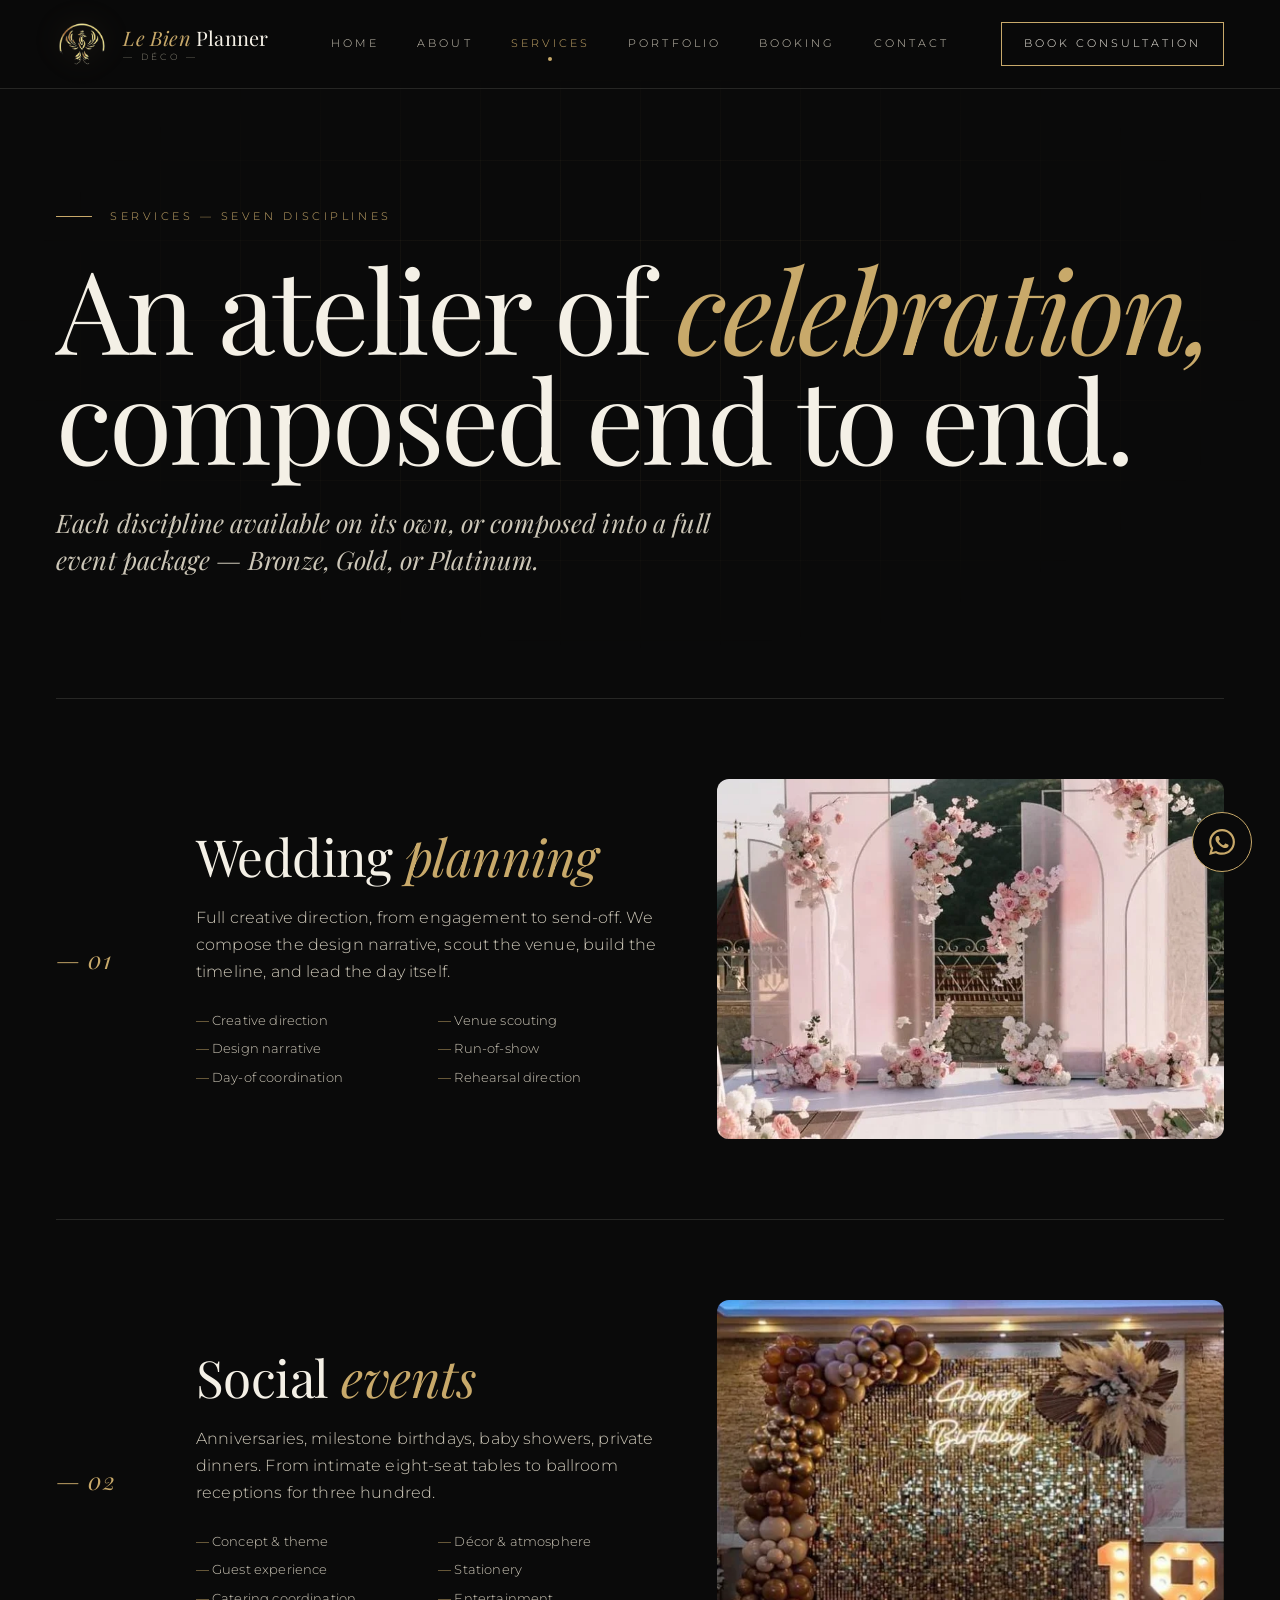
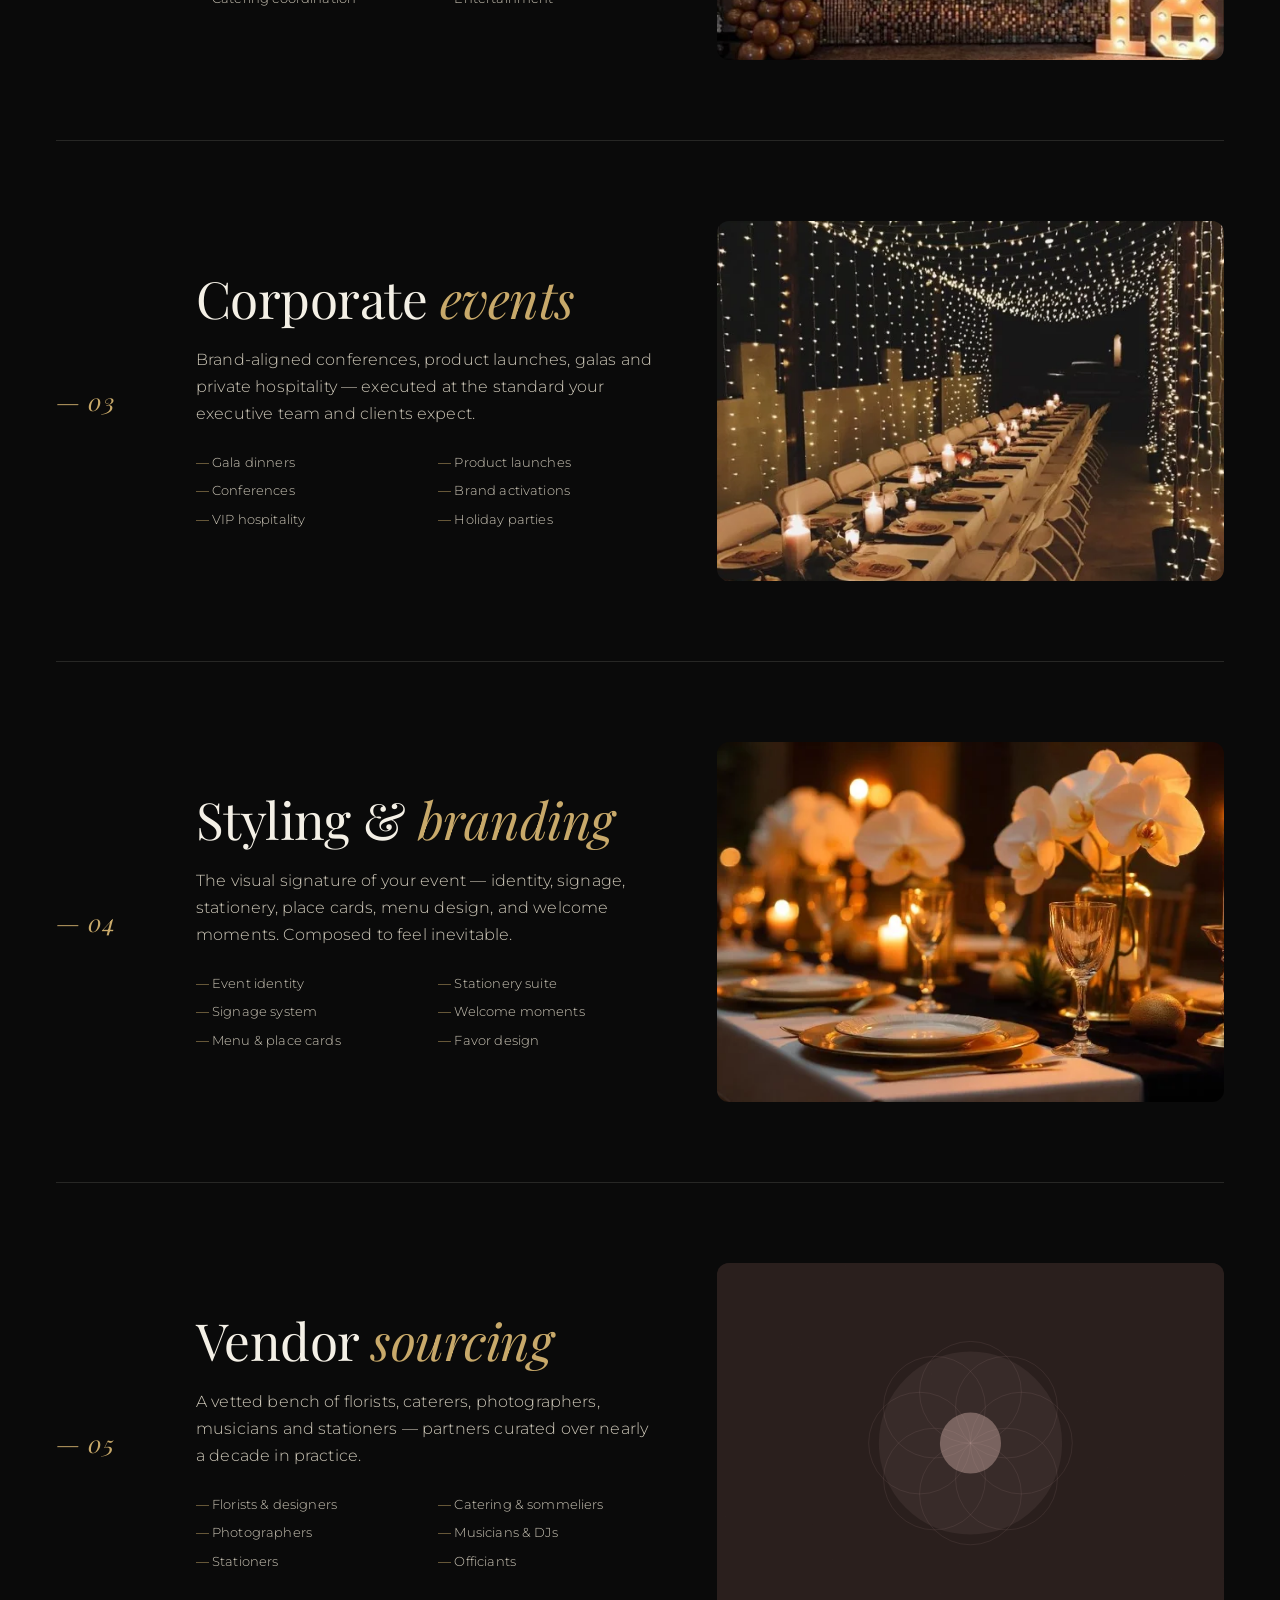
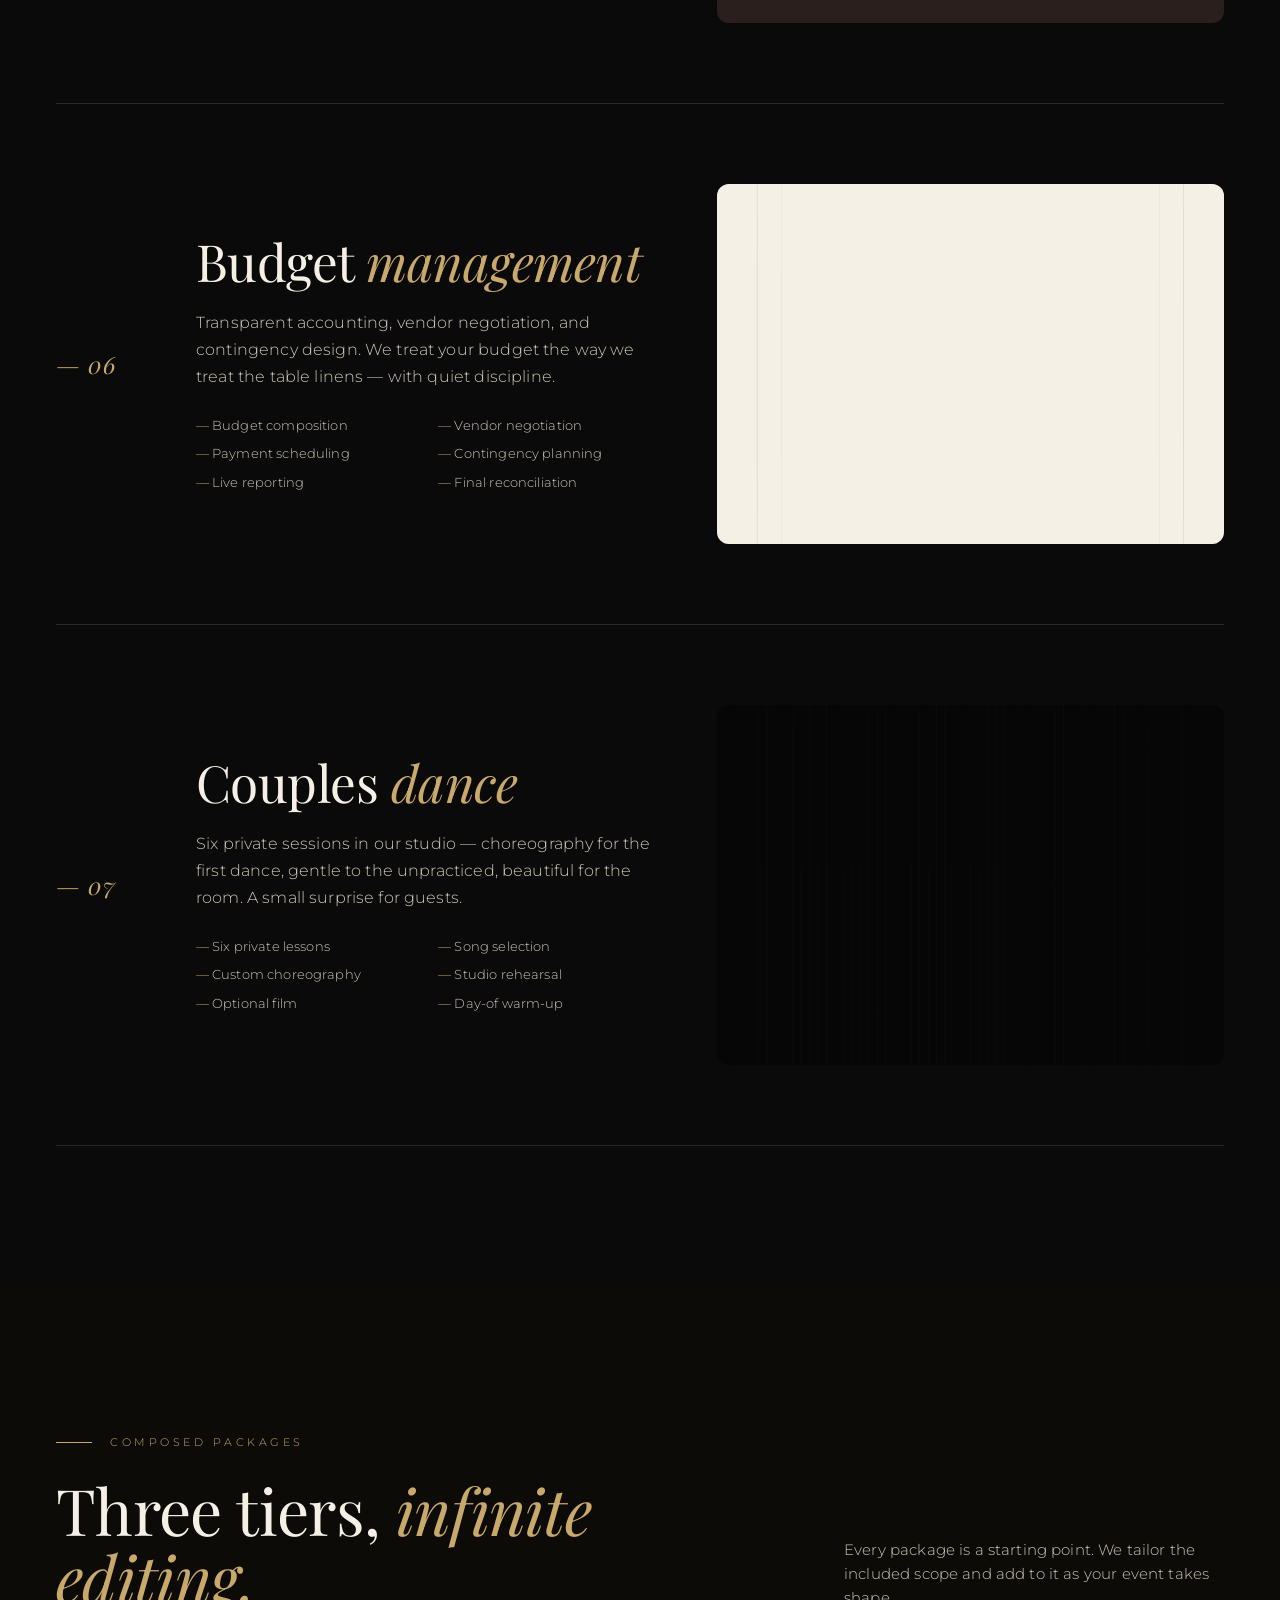
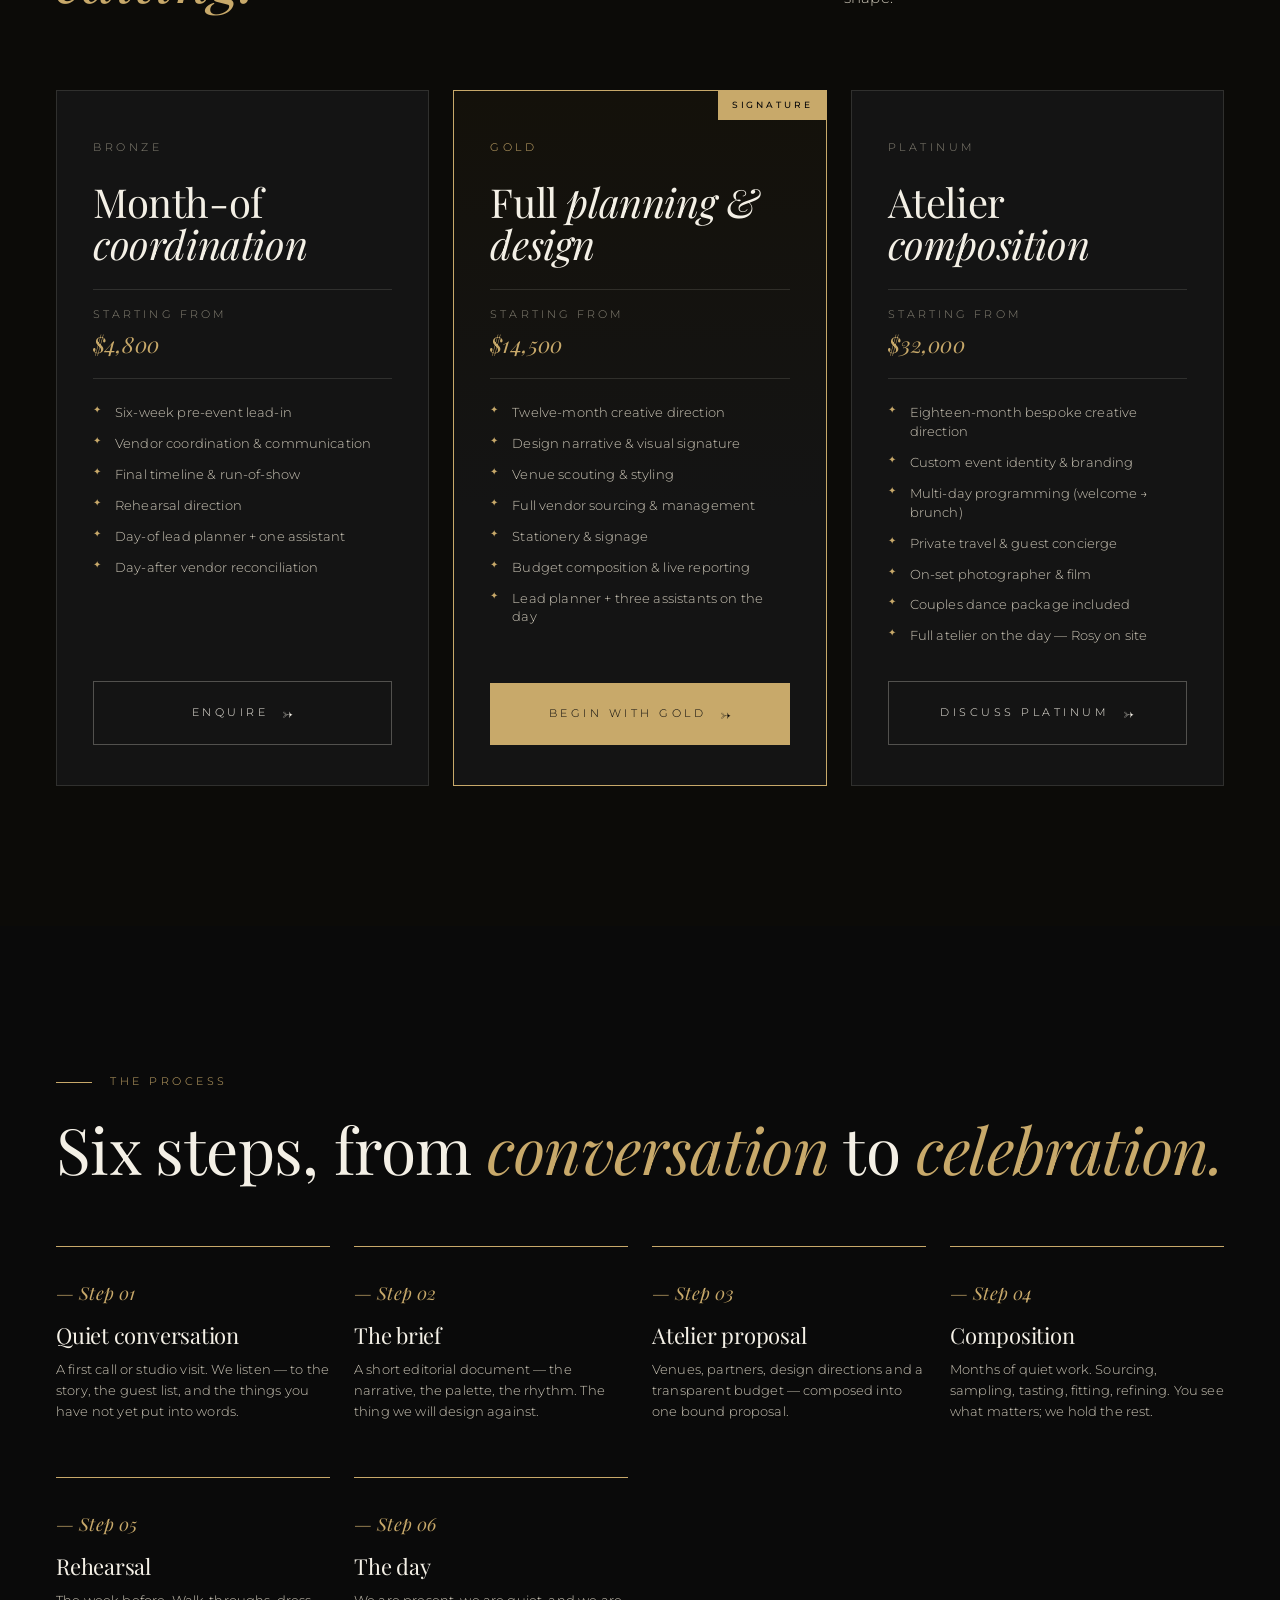
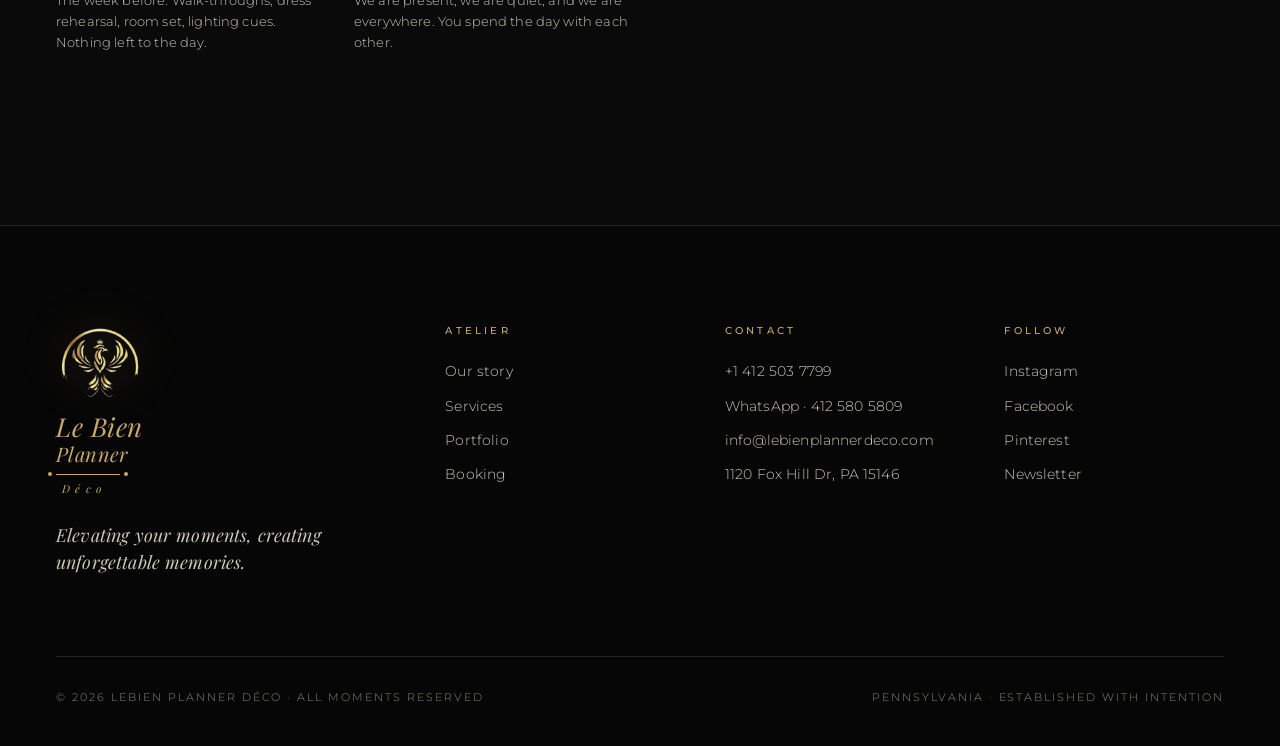
<file: services.html>
<!doctype html>
<html lang="en">
<head>
<meta charset="utf-8">
<meta name="viewport" content="width=device-width, initial-scale=1">
<title>Services — Le Bien Planner Déco</title>
<link rel="preconnect" href="https://fonts.googleapis.com">
<link rel="preconnect" href="https://fonts.gstatic.com" crossorigin>
<link href="https://fonts.googleapis.com/css2?family=Playfair+Display:ital,wght@0,400;0,500;1,400;1,500&family=Cormorant+Garamond:ital,wght@0,300;0,400;1,300;1,400&family=Montserrat:wght@300;400;500;600&display=swap" rel="stylesheet">
<link rel="stylesheet" href="styles.css">
<style>
.svc-hero { padding: 200px 0 80px; }
.svc-hero h1 { font-size: clamp(56px, 9vw, 130px); line-height: 0.95; letter-spacing: -0.025em; }
.svc-hero h1 em { color: var(--gold); }
.svc-hero .lead { max-width: 680px; margin-top: 32px; }

.disciplines { padding-top: 40px; }
.disc {
  display: grid; grid-template-columns: 80px 1fr 1.1fr; gap: 60px;
  padding: 80px 0; border-top: 1px solid var(--line);
  align-items: center;
}
@media (max-width:900px){
  .disc{ grid-template-columns:1fr; gap: 32px; padding: 60px 0; }
}
.disc:last-child { border-bottom: 1px solid var(--line); }
.disc .num { font-family: var(--display); font-style: italic; font-size: 24px; color: var(--gold); }
.disc-body h2 { font-family: var(--display); font-size: clamp(36px, 4vw, 56px); line-height: 1; }
.disc-body h2 em { color: var(--gold); }
.disc-body p { margin-top: 22px; font-size: 16px; line-height: 1.7; max-width: 520px; }
.disc-body ul { margin-top: 24px; list-style: none; display: grid; grid-template-columns: 1fr 1fr; gap: 8px 24px; }
.disc-body ul li { font-size: 13px; color: var(--ivory-dim); padding-left: 16px; position: relative; }
.disc-body ul li::before { content: "—"; position: absolute; left: 0; color: var(--gold); }
.disc-image { position: relative; height: 360px; }

.packages { background: #0c0b08; }
.pack-head { display:flex; justify-content:space-between; align-items:flex-end; gap:24px; flex-wrap:wrap; margin-bottom: 80px; }
.pack-head h2 { font-size: clamp(40px, 5vw, 64px); max-width: 700px; }
.pack-head h2 em { color: var(--gold); }
.pack-grid { display: grid; grid-template-columns: repeat(3,1fr); gap: 24px; }
@media (max-width:900px){ .pack-grid{ grid-template-columns:1fr; } }
.pack {
  background: var(--char); border: 1px solid var(--line);
  padding: 48px 36px 40px;
  display: flex; flex-direction: column; gap: 24px;
  position: relative;
  transition: transform .35s, border-color .35s;
}
.pack:hover { transform: translateY(-6px); border-color: var(--gold); }
.pack.featured { border-color: var(--gold); background: linear-gradient(180deg, #14110a 0%, var(--char) 60%); }
.pack .tier { font-size: 11px; letter-spacing: 0.32em; text-transform: uppercase; color: var(--ivory-mute); }
.pack.featured .tier { color: var(--gold); }
.pack h3 { font-family: var(--display); font-size: 40px; }
.pack .price { font-family: var(--display); font-style: italic; font-size: 22px; color: var(--gold); border-top: 1px solid var(--line); border-bottom: 1px solid var(--line); padding: 16px 0; }
.pack .price .from { font-style: normal; font-family: var(--sans); font-size: 11px; letter-spacing: 0.28em; text-transform: uppercase; color: var(--ivory-mute); display: block; margin-bottom: 4px; }
.pack ul { list-style: none; display:flex; flex-direction: column; gap: 12px; flex-grow: 1; }
.pack ul li { font-size: 13px; color: var(--ivory-dim); padding-left: 22px; position: relative; line-height: 1.45; }
.pack ul li::before { content: "✦"; position: absolute; left: 0; top: 0; color: var(--gold); font-size: 10px; }
.pack .btn { margin-top: 12px; justify-content:center; }
.pack .ribbon {
  position: absolute; top: -1px; right: -1px;
  background: var(--gold); color: var(--ink);
  font-size: 9px; letter-spacing: 0.32em; text-transform: uppercase;
  padding: 8px 14px; font-weight: 500;
}

.process-head h2 { font-size: clamp(40px, 5vw, 64px); }
.process-head h2 em { color: var(--gold); }
.proc-grid { margin-top: 64px; display: grid; grid-template-columns: repeat(4, 1fr); gap: 24px; }
@media (max-width:900px){ .proc-grid{ grid-template-columns: 1fr 1fr; } }
.proc {
  padding: 32px 0; border-top: 1px solid var(--gold);
  position: relative;
}
.proc .step { font-family: var(--display); font-style: italic; color: var(--gold); font-size: 18px; margin-bottom: 16px; }
.proc h4 { font-family: var(--display); font-size: 22px; margin-bottom: 12px; }
.proc p { font-size: 13px; color: var(--ivory-dim); line-height: 1.6; }

/* ── SERVICES — Mobile overrides ── */
@media (max-width: 767px) {
  /* Hero */
  .svc-hero { padding: 96px 0 44px; }
  .svc-hero h1 { font-size: clamp(36px, 10vw, 72px); }
  .svc-hero .lead { font-size: 17px; margin-top: 20px; }
  /* Disciplines */
  .disc { padding: 48px 0; gap: 24px; }
  .disc-image { height: 260px; }
  .disc-body h2 { font-size: clamp(28px, 7.5vw, 48px); }
  .disc-body p { font-size: 15px; }
  .disc-body ul { grid-template-columns: 1fr; gap: 6px; }
  /* Packages */
  .pack-head h2 { font-size: clamp(28px, 7.5vw, 52px); }
  .pack { padding: 36px 24px 28px; gap: 18px; }
  .pack h3 { font-size: 32px; }
  .pack .price { font-size: 20px; }
  /* Process */
  .process-head h2 { font-size: clamp(28px, 7.5vw, 52px); }
  .proc-grid { grid-template-columns: 1fr 1fr; }
  .proc h4 { font-size: 18px; }
}

@media (max-width: 479px) {
  .svc-hero { padding: 80px 0 36px; }
  .disc { padding: 40px 0; gap: 20px; }
  .disc-image { height: 200px; }
  .disc-body h2 { font-size: clamp(26px, 7.5vw, 44px); }
  .disc-body p { font-size: 14px; }
  .proc-grid { grid-template-columns: 1fr; gap: 0; }
  .proc { padding: 24px 0; }
  .proc h4 { font-size: 16px; }
  .pack { padding: 28px 18px 22px; }
  .pack h3 { font-size: 28px; }
  .pack-head h2 { font-size: clamp(26px, 7.5vw, 44px); }
}
</style>
</head>
<body>
<div id="nav-host" data-active="services"></div>

<section class="svc-hero" data-screen-label="01 Services — Hero">
  <div class="grid-bg"></div>
  <div class="wrap reveal">
    <div class="section-tag">Services — seven disciplines</div>
    <h1 style="margin-top:28px">An atelier of <em>celebration,</em><br>composed end to end.</h1>
    <p class="lead">Each discipline available on its own, or composed into a full event package — Bronze, Gold, or Platinum.</p>
  </div>
</section>

<section class="disciplines" data-screen-label="02 Services — Disciplines">
  <div class="wrap">
    <div class="disc reveal">
      <span class="num">— 01</span>
      <div class="disc-body">
        <h2>Wedding <em>planning</em></h2>
        <p>Full creative direction, from engagement to send-off. We compose the design narrative, scout the venue, build the timeline, and lead the day itself.</p>
        <ul>
          <li>Creative direction</li><li>Venue scouting</li>
          <li>Design narrative</li><li>Run-of-show</li>
          <li>Day-of coordination</li><li>Rehearsal direction</li>
        </ul>
      </div>
      <div class="disc-image"><image-slot id="sv1" src="img/01-aisle.svg" placeholder="Wedding aisle — ivory & gold" style="width:100%;height:100%;"></image-slot></div>
    </div>

    <div class="disc reveal">
      <span class="num">— 02</span>
      <div class="disc-body">
        <h2>Social <em>events</em></h2>
        <p>Anniversaries, milestone birthdays, baby showers, private dinners. From intimate eight-seat tables to ballroom receptions for three hundred.</p>
        <ul>
          <li>Concept &amp; theme</li><li>Décor &amp; atmosphere</li>
          <li>Guest experience</li><li>Stationery</li>
          <li>Catering coordination</li><li>Entertainment</li>
        </ul>
      </div>
      <div class="disc-image"><image-slot id="sv2" src="img/02-tablescape.svg" placeholder="Anniversary tablescape" style="width:100%;height:100%;"></image-slot></div>
    </div>

    <div class="disc reveal">
      <span class="num">— 03</span>
      <div class="disc-body">
        <h2>Corporate <em>events</em></h2>
        <p>Brand-aligned conferences, product launches, galas and private hospitality — executed at the standard your executive team and clients expect.</p>
        <ul>
          <li>Gala dinners</li><li>Product launches</li>
          <li>Conferences</li><li>Brand activations</li>
          <li>VIP hospitality</li><li>Holiday parties</li>
        </ul>
      </div>
      <div class="disc-image"><image-slot id="sv3" src="img/04-stage.svg" placeholder="Corporate gala stage" style="width:100%;height:100%;"></image-slot></div>
    </div>

    <div class="disc reveal">
      <span class="num">— 04</span>
      <div class="disc-body">
        <h2>Styling &amp; <em>branding</em></h2>
        <p>The visual signature of your event — identity, signage, stationery, place cards, menu design, and welcome moments. Composed to feel inevitable.</p>
        <ul>
          <li>Event identity</li><li>Stationery suite</li>
          <li>Signage system</li><li>Welcome moments</li>
          <li>Menu &amp; place cards</li><li>Favor design</li>
        </ul>
      </div>
      <div class="disc-image"><image-slot id="sv4" src="img/05-stationery.svg" placeholder="Stationery flat-lay" style="width:100%;height:100%;"></image-slot></div>
    </div>

    <div class="disc reveal">
      <span class="num">— 05</span>
      <div class="disc-body">
        <h2>Vendor <em>sourcing</em></h2>
        <p>A vetted bench of florists, caterers, photographers, musicians and stationers — partners curated over nearly a decade in practice.</p>
        <ul>
          <li>Florists &amp; designers</li><li>Catering &amp; sommeliers</li>
          <li>Photographers</li><li>Musicians &amp; DJs</li>
          <li>Stationers</li><li>Officiants</li>
        </ul>
      </div>
      <div class="disc-image"><image-slot id="sv5" src="img/03-florals.svg" placeholder="Floral atelier" style="width:100%;height:100%;"></image-slot></div>
    </div>

    <div class="disc reveal">
      <span class="num">— 06</span>
      <div class="disc-body">
        <h2>Budget <em>management</em></h2>
        <p>Transparent accounting, vendor negotiation, and contingency design. We treat your budget the way we treat the table linens — with quiet discipline.</p>
        <ul>
          <li>Budget composition</li><li>Vendor negotiation</li>
          <li>Payment scheduling</li><li>Contingency planning</li>
          <li>Live reporting</li><li>Final reconciliation</li>
        </ul>
      </div>
      <div class="disc-image"><image-slot id="sv6" src="img/05-stationery.svg" placeholder="Ledger / planning detail" style="width:100%;height:100%;"></image-slot></div>
    </div>

    <div class="disc reveal">
      <span class="num">— 07</span>
      <div class="disc-body">
        <h2>Couples <em>dance</em></h2>
        <p>Six private sessions in our studio — choreography for the first dance, gentle to the unpracticed, beautiful for the room. A small surprise for guests.</p>
        <ul>
          <li>Six private lessons</li><li>Song selection</li>
          <li>Custom choreography</li><li>Studio rehearsal</li>
          <li>Optional film</li><li>Day-of warm-up</li>
        </ul>
      </div>
      <div class="disc-image"><image-slot id="sv7" src="img/12-dance.svg" placeholder="Dance studio — couple silhouette" style="width:100%;height:100%;"></image-slot></div>
    </div>
  </div>
</section>

<section class="packages" data-screen-label="03 Services — Packages">
  <div class="wrap">
    <div class="pack-head reveal">
      <div>
        <div class="section-tag">Composed packages</div>
        <h2 style="margin-top:24px">Three tiers, <em>infinite editing.</em></h2>
      </div>
      <p style="max-width:380px">Every package is a starting point. We tailor the included scope and add to it as your event takes shape.</p>
    </div>

    <div class="pack-grid">
      <article class="pack reveal">
        <span class="tier">Bronze</span>
        <h3>Month-of <em>coordination</em></h3>
        <div class="price"><span class="from">Starting from</span>$4,800</div>
        <ul>
          <li>Six-week pre-event lead-in</li>
          <li>Vendor coordination &amp; communication</li>
          <li>Final timeline &amp; run-of-show</li>
          <li>Rehearsal direction</li>
          <li>Day-of lead planner + one assistant</li>
          <li>Day-after vendor reconciliation</li>
        </ul>
        <a href="booking.html" class="btn btn-ghost">Enquire <span class="arrow">→</span></a>
      </article>

      <article class="pack featured reveal d2">
        <span class="ribbon">Signature</span>
        <span class="tier">Gold</span>
        <h3>Full <em>planning &amp; design</em></h3>
        <div class="price"><span class="from">Starting from</span>$14,500</div>
        <ul>
          <li>Twelve-month creative direction</li>
          <li>Design narrative &amp; visual signature</li>
          <li>Venue scouting &amp; styling</li>
          <li>Full vendor sourcing &amp; management</li>
          <li>Stationery &amp; signage</li>
          <li>Budget composition &amp; live reporting</li>
          <li>Lead planner + three assistants on the day</li>
        </ul>
        <a href="booking.html" class="btn btn-gold">Begin with Gold <span class="arrow">→</span></a>
      </article>

      <article class="pack reveal d3">
        <span class="tier">Platinum</span>
        <h3>Atelier <em>composition</em></h3>
        <div class="price"><span class="from">Starting from</span>$32,000</div>
        <ul>
          <li>Eighteen-month bespoke creative direction</li>
          <li>Custom event identity &amp; branding</li>
          <li>Multi-day programming (welcome → brunch)</li>
          <li>Private travel &amp; guest concierge</li>
          <li>On-set photographer &amp; film</li>
          <li>Couples dance package included</li>
          <li>Full atelier on the day — Rosy on site</li>
        </ul>
        <a href="booking.html" class="btn btn-ghost">Discuss Platinum <span class="arrow">→</span></a>
      </article>
    </div>
  </div>
</section>

<section data-screen-label="04 Services — Process">
  <div class="wrap">
    <div class="process-head reveal">
      <div class="section-tag">The process</div>
      <h2 style="margin-top:24px">Six steps, from <em>conversation</em> to <em>celebration.</em></h2>
    </div>

    <div class="proc-grid reveal">
      <div class="proc">
        <div class="step">— Step 01</div>
        <h4>Quiet conversation</h4>
        <p>A first call or studio visit. We listen — to the story, the guest list, and the things you have not yet put into words.</p>
      </div>
      <div class="proc">
        <div class="step">— Step 02</div>
        <h4>The brief</h4>
        <p>A short editorial document — the narrative, the palette, the rhythm. The thing we will design against.</p>
      </div>
      <div class="proc">
        <div class="step">— Step 03</div>
        <h4>Atelier proposal</h4>
        <p>Venues, partners, design directions and a transparent budget — composed into one bound proposal.</p>
      </div>
      <div class="proc">
        <div class="step">— Step 04</div>
        <h4>Composition</h4>
        <p>Months of quiet work. Sourcing, sampling, tasting, fitting, refining. You see what matters; we hold the rest.</p>
      </div>
      <div class="proc">
        <div class="step">— Step 05</div>
        <h4>Rehearsal</h4>
        <p>The week before. Walk-throughs, dress rehearsal, room set, lighting cues. Nothing left to the day.</p>
      </div>
      <div class="proc">
        <div class="step">— Step 06</div>
        <h4>The day</h4>
        <p>We are present, we are quiet, and we are everywhere. You spend the day with each other.</p>
      </div>
    </div>
  </div>
</section>

<div id="footer-host"></div>
<script src="image-slot.js"></script>
<script src="partials.js"></script>
</body>
</html>
</file>
<file: styles.css>
/* ============================================
   LE BIEN PLANNER DECO — editorial luxury system
   Type: Playfair Display + Montserrat
   Palette: ink, gold, ivory, rose
   ============================================ */

:root {
  --ink: #0a0a0a;
  --char: #141414;
  --slate: #1c1c1c;
  --line: rgba(244, 240, 230, 0.12);
  --line-strong: rgba(244, 240, 230, 0.28);
  --ivory: #f4f0e6;
  --ivory-dim: #cdc7b8;
  --ivory-mute: #8a8678;
  --gold: #c8a96a;
  --gold-bright: #d9bd7a;
  --gold-deep: #8a7240;
  --rose: #d9b6b0;
  --rose-deep: #b08680;

  --serif: "Cormorant Garamond", "Playfair Display", "Times New Roman", serif;
  --display: "Playfair Display", "Cormorant Garamond", serif;
  --script: "Pinyon Script", "Allura", cursive;
  --sans: "Montserrat", "Helvetica Neue", Helvetica, Arial, sans-serif;
}

* { box-sizing: border-box; margin: 0; padding: 0; }

html { scroll-behavior: smooth; scroll-padding-top: 80px; }
@media (max-width: 900px) { html { scroll-padding-top: 64px; } }

body {
  background: var(--ink);
  color: var(--ivory);
  font-family: var(--sans);
  font-size: 15px;
  line-height: 1.6;
  font-weight: 300;
  letter-spacing: 0.01em;
  -webkit-font-smoothing: antialiased;
  text-rendering: optimizeLegibility;
  overflow-x: hidden;
}

a { color: inherit; text-decoration: none; -webkit-tap-highlight-color: transparent; }
a, button { touch-action: manipulation; }
img { display: block; max-width: 100%; }

/* ── Typography ─────────────────────────── */

.eyebrow {
  font-family: var(--sans);
  font-size: 11px;
  font-weight: 500;
  letter-spacing: 0.32em;
  text-transform: uppercase;
  color: var(--gold);
}

.eyebrow.muted { color: var(--ivory-mute); }

h1, h2, h3, h4 {
  font-family: var(--display);
  font-weight: 400;
  letter-spacing: -0.01em;
  line-height: 1.05;
  color: var(--ivory);
}

.display {
  font-family: var(--display);
  font-weight: 400;
  font-size: clamp(56px, 9vw, 140px);
  line-height: 0.95;
  letter-spacing: -0.025em;
}

.display em, .display .accent {
  font-style: italic;
  font-weight: 400;
  color: var(--gold);
  font-family: var(--display);
}

.script {
  font-family: var(--display);
  font-style: italic;
  color: var(--gold-bright);
}

.lead {
  font-family: var(--display);
  font-style: italic;
  font-weight: 400;
  font-size: clamp(20px, 2vw, 26px);
  line-height: 1.45;
  color: var(--ivory-dim);
  letter-spacing: 0.005em;
}

p { color: var(--ivory-dim); }

/* ── Layout primitives ─────────────────────── */

.wrap { max-width: 1480px; margin: 0 auto; padding: 0 56px; }
@media (max-width: 720px) { .wrap { padding: 0 24px; } }

section { position: relative; padding: 140px 0; }
@media (max-width: 720px) { section { padding: 84px 0; } }

.hair { height: 1px; background: var(--line); width: 100%; }
.hair.gold { background: linear-gradient(90deg, transparent, var(--gold) 50%, transparent); }

.section-tag {
  display: inline-flex;
  align-items: center;
  gap: 18px;
  font-size: 11px;
  letter-spacing: 0.32em;
  text-transform: uppercase;
  color: var(--gold);
}
.section-tag::before {
  content: "";
  width: 36px;
  height: 1px;
  background: var(--gold);
}

.num {
  font-family: var(--display);
  font-style: italic;
  color: var(--gold);
  font-size: 14px;
  letter-spacing: 0.04em;
}

/* ── Header / Nav ─────────────────────────── */

.nav {
  position: fixed; top: 0; left: 0; right: 0;
  z-index: 50;
  padding: 22px 56px;
  background: rgba(10,10,10,0.72);
  backdrop-filter: blur(18px) saturate(140%);
  -webkit-backdrop-filter: blur(18px) saturate(140%);
  border-bottom: 1px solid var(--line);
  display: grid;
  grid-template-columns: 1fr auto 1fr;
  align-items: center;
}
@media (max-width: 900px) { .nav { padding: 18px 24px; grid-template-columns: auto 1fr auto; } }

.nav-brand {
  display: flex; align-items: center; gap: 14px;
  font-family: var(--display);
  font-size: 20px;
  letter-spacing: 0.01em;
  color: var(--ivory);
}
.nav-brand .brand-img {
  height: 44px; width: auto; display: block;
  filter: drop-shadow(0 0 14px rgba(200,169,106,0.25));
}
.nav-brand .brand-word { display: flex; flex-direction: column; line-height: 1; gap: 4px; }
.nav-brand .brand-mark {
  font-style: italic;
  color: var(--gold);
  font-size: 20px;
}
.nav-brand .brand-sub {
  font-family: var(--sans);
  font-size: 9px;
  letter-spacing: 0.36em;
  color: var(--ivory-mute);
  text-transform: uppercase;
}

.nav-links {
  display: flex; gap: 38px;
  justify-self: center;
  font-size: 11px;
  letter-spacing: 0.28em;
  text-transform: uppercase;
  color: var(--ivory-dim);
}
.nav-links a { position: relative; padding: 8px 0; transition: color .25s; }
.nav-links a:hover, .nav-links a.active { color: var(--gold); }
.nav-links a.active::after {
  content: ""; position: absolute; left: 50%; transform: translateX(-50%);
  bottom: 0; width: 4px; height: 4px; background: var(--gold); border-radius: 50%;
}
@media (max-width: 900px) { .nav-links { display: none; } }

.nav-cta {
  justify-self: end;
  display: inline-flex; align-items: center; gap: 10px;
  font-size: 11px;
  letter-spacing: 0.28em;
  text-transform: uppercase;
  color: var(--ivory);
  padding: 12px 22px;
  border: 1px solid var(--gold);
  background: transparent;
  transition: background .25s, color .25s;
}
.nav-cta:hover { background: var(--gold); color: var(--ink); }
@media (max-width: 720px) { .nav-cta { padding: 10px 14px; font-size: 10px; letter-spacing: 0.22em; } }

/* ── Buttons ─────────────────────────────── */

.btn {
  display: inline-flex; align-items: center; gap: 14px;
  font-family: var(--sans); font-size: 11px;
  letter-spacing: 0.32em; text-transform: uppercase;
  padding: 18px 32px;
  cursor: pointer; border: none; background: transparent;
  transition: all .3s ease;
}
.btn-gold { background: var(--gold); color: var(--ink); }
.btn-gold:hover { background: var(--gold-bright); transform: translateY(-1px); }
.btn-ghost { color: var(--ivory); border: 1px solid var(--line-strong); }
.btn-ghost:hover { border-color: var(--gold); color: var(--gold); }
.btn .arrow { font-family: var(--display); font-style: italic; font-size: 16px; letter-spacing: 0; }

/* ── Logo monogram (phoenix mark + wordmark) ───── */
.monogram {
  display: inline-flex; flex-direction: column; align-items: center;
  font-family: var(--display);
  color: var(--gold);
  line-height: 1;
  gap: 14px;
}
.monogram .mark {
  width: 120px; height: auto; display: block;
  filter: drop-shadow(0 0 24px rgba(200,169,106,0.35));
}
.monogram .word {
  display: flex; flex-direction: column; align-items: center; gap: 4px;
}
.monogram .top {
  font-style: italic; font-size: 26px; letter-spacing: 0.02em;
}
.monogram .mid {
  font-style: italic; font-size: 20px; letter-spacing: 0.02em;
}
.monogram .rule {
  width: 64px; height: 1px; background: var(--gold);
  margin: 6px 0 4px;
  position: relative;
}
.monogram .rule::before, .monogram .rule::after {
  content: ""; position: absolute; top: 50%; width: 4px; height: 4px;
  background: var(--gold); border-radius: 50%; transform: translateY(-50%);
}
.monogram .rule::before { left: -8px; }
.monogram .rule::after { right: -8px; }
.monogram .sub {
  font-family: var(--display); font-style: italic;
  font-size: 11px; letter-spacing: 0.5em; color: var(--gold);
  padding-left: 0.5em;
}
.monogram.left { align-items: flex-start; }
.monogram.left .word { align-items: flex-start; }
.monogram.left .mark { width: 90px; }

/* ── Image slots ─────────────────────────── */
image-slot {
  --is-bg: #15140f;
  --is-border: rgba(200, 169, 106, 0.22);
  --is-fg: var(--ivory-mute);
  --is-accent: var(--gold);
  border-radius: 0 !important;
}

.slot-strip {
  position: relative;
}
.slot-tag {
  position: absolute; left: 16px; bottom: 14px;
  font-size: 10px; letter-spacing: 0.32em; text-transform: uppercase;
  color: var(--ivory); z-index: 2;
  text-shadow: 0 1px 6px rgba(0,0,0,.6);
  pointer-events: none;
}

/* ── Footer ─────────────────────────────── */
.footer {
  background: #060606;
  border-top: 1px solid var(--line);
  padding: 100px 0 40px;
}
.footer-grid {
  display: grid;
  grid-template-columns: 1.5fr 1fr 1fr 1fr;
  gap: 60px;
  padding-bottom: 80px;
  border-bottom: 1px solid var(--line);
}
@media (max-width: 900px) { .footer-grid { grid-template-columns: 1fr 1fr; gap: 40px; } }
.footer h4 {
  font-family: var(--sans);
  font-size: 10px; letter-spacing: 0.32em; text-transform: uppercase;
  color: var(--gold); margin-bottom: 24px; font-weight: 500;
}
.footer ul { list-style: none; display: flex; flex-direction: column; gap: 12px; font-size: 14px; color: var(--ivory-dim); }
.footer ul a:hover { color: var(--gold); }
.footer-bottom {
  display: flex; justify-content: space-between; align-items: center;
  padding-top: 32px;
  font-size: 11px; letter-spacing: 0.18em; text-transform: uppercase;
  color: var(--ivory-mute);
}
@media (max-width: 720px) { .footer-bottom { flex-direction: column; gap: 16px; text-align: center; } }

/* ── WhatsApp floater ───────────────────── */
.whatsapp-fab {
  position: fixed; bottom: 28px; right: 28px;
  width: 60px; height: 60px;
  background: var(--ink);
  border: 1px solid var(--gold);
  border-radius: 50%;
  display: flex; align-items: center; justify-content: center;
  z-index: 60;
  transition: transform .3s, background .3s;
}
.whatsapp-fab:hover { background: var(--gold); }
.whatsapp-fab:hover svg { fill: var(--ink); }
.whatsapp-fab svg { width: 26px; height: 26px; fill: var(--gold); transition: fill .3s; }

/* ── Reveal animation ───────────────────── */
.reveal {
  opacity: 0; transform: translateY(28px);
  transition: opacity 1.1s cubic-bezier(.2,.7,.2,1), transform 1.1s cubic-bezier(.2,.7,.2,1);
}
.reveal.in { opacity: 1; transform: translateY(0); }
.reveal.d1 { transition-delay: .12s; }
.reveal.d2 { transition-delay: .24s; }
.reveal.d3 { transition-delay: .36s; }
.reveal.d4 { transition-delay: .48s; }

/* ── Marquee ─────────────────────────────── */
.marquee {
  display: flex; gap: 80px; overflow: hidden; white-space: nowrap;
  padding: 28px 0; border-top: 1px solid var(--line); border-bottom: 1px solid var(--line);
  font-family: var(--display); font-style: italic; font-size: 28px; color: var(--ivory-dim);
  -webkit-mask-image: linear-gradient(90deg, transparent, #000 8%, #000 92%, transparent);
          mask-image: linear-gradient(90deg, transparent, #000 8%, #000 92%, transparent);
}
.marquee-track {
  display: flex; gap: 80px; align-items: center;
  animation: marq 38s linear infinite;
}
.marquee-track span { display: inline-flex; align-items: center; gap: 80px; }
.marquee-track .dot { width: 6px; height: 6px; background: var(--gold); border-radius: 50%; display: inline-block; }
@keyframes marq { to { transform: translateX(-50%); } }

/* ── Cursor hairline grid ───────────────── */
.grid-bg {
  position: absolute; inset: 0; pointer-events: none;
  background-image:
    linear-gradient(rgba(200,169,106,0.05) 1px, transparent 1px),
    linear-gradient(90deg, rgba(200,169,106,0.05) 1px, transparent 1px);
  background-size: 80px 80px;
  -webkit-mask-image: radial-gradient(ellipse at center, #000 30%, transparent 70%);
          mask-image: radial-gradient(ellipse at center, #000 30%, transparent 70%);
}

/* ── Utility ─────────────────────────────── */
.italic { font-family: var(--display); font-style: italic; }
.gold { color: var(--gold); }
.rose { color: var(--rose); }
.mute { color: var(--ivory-mute); }
.center { text-align: center; }
.spacer-l { height: 80px; }
.spacer-m { height: 48px; }
.spacer-s { height: 24px; }

/* ══════════════════════════════════════════════════════════════
   MOBILE RESPONSIVE SYSTEM — global shared components only
   Breakpoints used: 900px (nav) · 767px (mobile) · 479px (xs)
   Desktop ≥ 901px is NEVER modified in this block.
══════════════════════════════════════════════════════════════ */

/* ─── Nav end: CTA + hamburger wrapper ─────────────────────── */
.nav-end {
  justify-self: end;
  display: flex;
  align-items: center;
  gap: 16px;
}

/* ─── Hamburger button ──────────────────────────────────────── */
.nav-hamburger {
  display: none;
  flex-direction: column;
  align-items: center;
  justify-content: center;
  gap: 5px;
  width: 44px;
  height: 44px;
  background: transparent;
  border: none;
  cursor: pointer;
  padding: 0;
  flex-shrink: 0;
  -webkit-tap-highlight-color: transparent;
  touch-action: manipulation;
}
.nav-hamburger .bar {
  display: block;
  width: 22px;
  height: 1.5px;
  background: var(--ivory);
  border-radius: 1px;
  transform-origin: center;
  transition:
    transform 0.35s cubic-bezier(.4, 0, .2, 1),
    opacity 0.25s ease,
    width 0.25s ease;
}
.nav-hamburger.open .bar:nth-child(1) { transform: translateY(6.5px) rotate(45deg); }
.nav-hamburger.open .bar:nth-child(2) { opacity: 0; width: 0; }
.nav-hamburger.open .bar:nth-child(3) { transform: translateY(-6.5px) rotate(-45deg); }

@media (max-width: 900px) {
  .nav-hamburger { display: flex; }
}

/* ─── Mobile overlay menu ───────────────────────────────────── */
.nav-mobile-menu {
  position: fixed;
  inset: 0;
  z-index: 49;
  display: flex;
  flex-direction: column;
  background: rgba(10, 10, 10, 0.98);
  backdrop-filter: blur(28px) saturate(180%);
  -webkit-backdrop-filter: blur(28px) saturate(180%);
  padding: 88px 28px 0;
  padding-bottom: max(40px, calc(env(safe-area-inset-bottom, 0px) + 24px));
  visibility: hidden;
  opacity: 0;
  transform: translateY(-16px);
  transition:
    opacity 0.38s cubic-bezier(.4, 0, .2, 1),
    transform 0.38s cubic-bezier(.4, 0, .2, 1),
    visibility 0s linear 0.38s;
  pointer-events: none;
  overscroll-behavior: contain;
}
.nav-mobile-menu.open {
  visibility: visible;
  opacity: 1;
  transform: translateY(0) scale(1);
  pointer-events: all;
  transition:
    opacity 0.38s cubic-bezier(.4, 0, .2, 1),
    transform 0.38s cubic-bezier(.4, 0, .2, 1),
    visibility 0s linear 0s;
}
@media (min-width: 901px) {
  .nav-mobile-menu { display: none !important; }
}

.mobile-nav-links {
  display: flex;
  flex-direction: column;
  flex: 1;
}
.mobile-nav-links a {
  display: flex;
  justify-content: space-between;
  align-items: center;
  padding: 18px 0;
  border-bottom: 1px solid var(--line);
  font-family: var(--display);
  font-style: italic;
  font-size: clamp(28px, 7.5vw, 44px);
  color: var(--ivory-dim);
  letter-spacing: -0.01em;
  transition: color 0.2s ease, padding-left 0.2s ease;
  -webkit-tap-highlight-color: transparent;
  touch-action: manipulation;
}
.mobile-nav-links a:first-child { border-top: 1px solid var(--line); }
.mobile-nav-links a.active,
.mobile-nav-links a:hover { color: var(--gold); }
.mobile-nav-links a:active { padding-left: 6px; }
.mobile-nav-links .mn-num {
  font-family: var(--sans);
  font-style: normal;
  font-size: 10px;
  letter-spacing: 0.3em;
  color: var(--ivory-mute);
  flex-shrink: 0;
}

.mobile-nav-footer {
  padding: 24px 0 0;
  display: flex;
  flex-direction: column;
  gap: 14px;
  flex-shrink: 0;
}
.mobile-nav-footer .btn {
  width: 100%;
  justify-content: center;
}
.mobile-contact-line {
  text-align: center;
  font-size: 11px;
  letter-spacing: 0.18em;
  text-transform: uppercase;
  color: var(--ivory-mute);
  padding-bottom: 8px;
}
.mobile-contact-line a {
  color: var(--gold);
  -webkit-tap-highlight-color: transparent;
}

/* iOS scroll lock */
body.menu-open { overflow: hidden; }

/* ─── Reveal — no staggered delay on mobile (perf) ─────────── */
@media (max-width: 767px) {
  .reveal.d1, .reveal.d2, .reveal.d3, .reveal.d4 { transition-delay: 0s; }
}

/* ─── Section padding ────────────────────────────────────────── */
@media (max-width: 767px) { section { padding: 72px 0; } }
@media (max-width: 479px) { section { padding: 60px 0; } }

/* ─── Wrap — safe area padding ──────────────────────────────── */
@media (max-width: 767px) {
  .wrap {
    padding-left: max(24px, env(safe-area-inset-left, 0px));
    padding-right: max(24px, env(safe-area-inset-right, 0px));
  }
}

/* ─── Typography scaling ─────────────────────────────────────── */
@media (max-width: 767px) {
  .display { font-size: clamp(36px, 10.5vw, 72px); }
  .lead    { font-size: clamp(17px, 4.5vw, 22px); }
}

/* ─── Buttons — touch targets ────────────────────────────────── */
@media (max-width: 767px) {
  .btn {
    padding: 15px 24px;
    font-size: 10px;
    min-height: 48px;
    -webkit-tap-highlight-color: transparent;
    touch-action: manipulation;
  }
  .btn .arrow { font-size: 14px; }
  .nav-cta {
    min-height: 44px;
    -webkit-tap-highlight-color: transparent;
  }
}
@media (max-width: 479px) {
  .nav-cta { display: none; }
}

/* ─── Nav safe area on mobile ────────────────────────────────── */
@media (max-width: 900px) {
  .nav {
    padding-left: max(24px, env(safe-area-inset-left, 0px));
    padding-right: max(24px, env(safe-area-inset-right, 0px));
  }
}

/* ─── Marquee ─────────────────────────────────────────────────── */
@media (max-width: 767px) {
  .marquee { font-size: 20px; padding: 20px 0; }
  .marquee-track { gap: 48px; }
  .marquee-track span { gap: 48px; }
}
@media (max-width: 479px) {
  .marquee { font-size: 17px; padding: 16px 0; }
  .marquee-track { gap: 32px; animation-duration: 28s; }
  .marquee-track span { gap: 32px; }
}

/* ─── Footer ──────────────────────────────────────────────────── */
@media (max-width: 639px) {
  .footer { padding: 64px 0 32px; }
  .footer-grid { grid-template-columns: 1fr; gap: 32px; padding-bottom: 40px; }
  .footer-bottom { padding-top: 20px; font-size: 10px; }
}

/* ─── WhatsApp FAB — safe area ───────────────────────────────── */
@media (max-width: 767px) {
  .whatsapp-fab {
    width: 52px; height: 52px;
    bottom: max(18px, calc(env(safe-area-inset-bottom, 0px) + 14px));
    right: 18px;
  }
  .whatsapp-fab svg { width: 22px; height: 22px; }
}

/* ─── Page CTA sections (bottom of inner pages) ─────────────── */
.page-cta-section {
  padding: 140px 0;
  text-align: center;
}
@media (max-width: 767px) {
  .page-cta-section { padding: 72px 0; }
  .page-cta-section h2 { font-size: clamp(30px, 8vw, 60px); }
}
@media (max-width: 479px) {
  .page-cta-section { padding: 60px 0; }
}

/* ─── Spacers ─────────────────────────────────────────────────── */
@media (max-width: 767px) {
  .spacer-l { height: 48px; }
  .spacer-m { height: 28px; }
}
</file>
